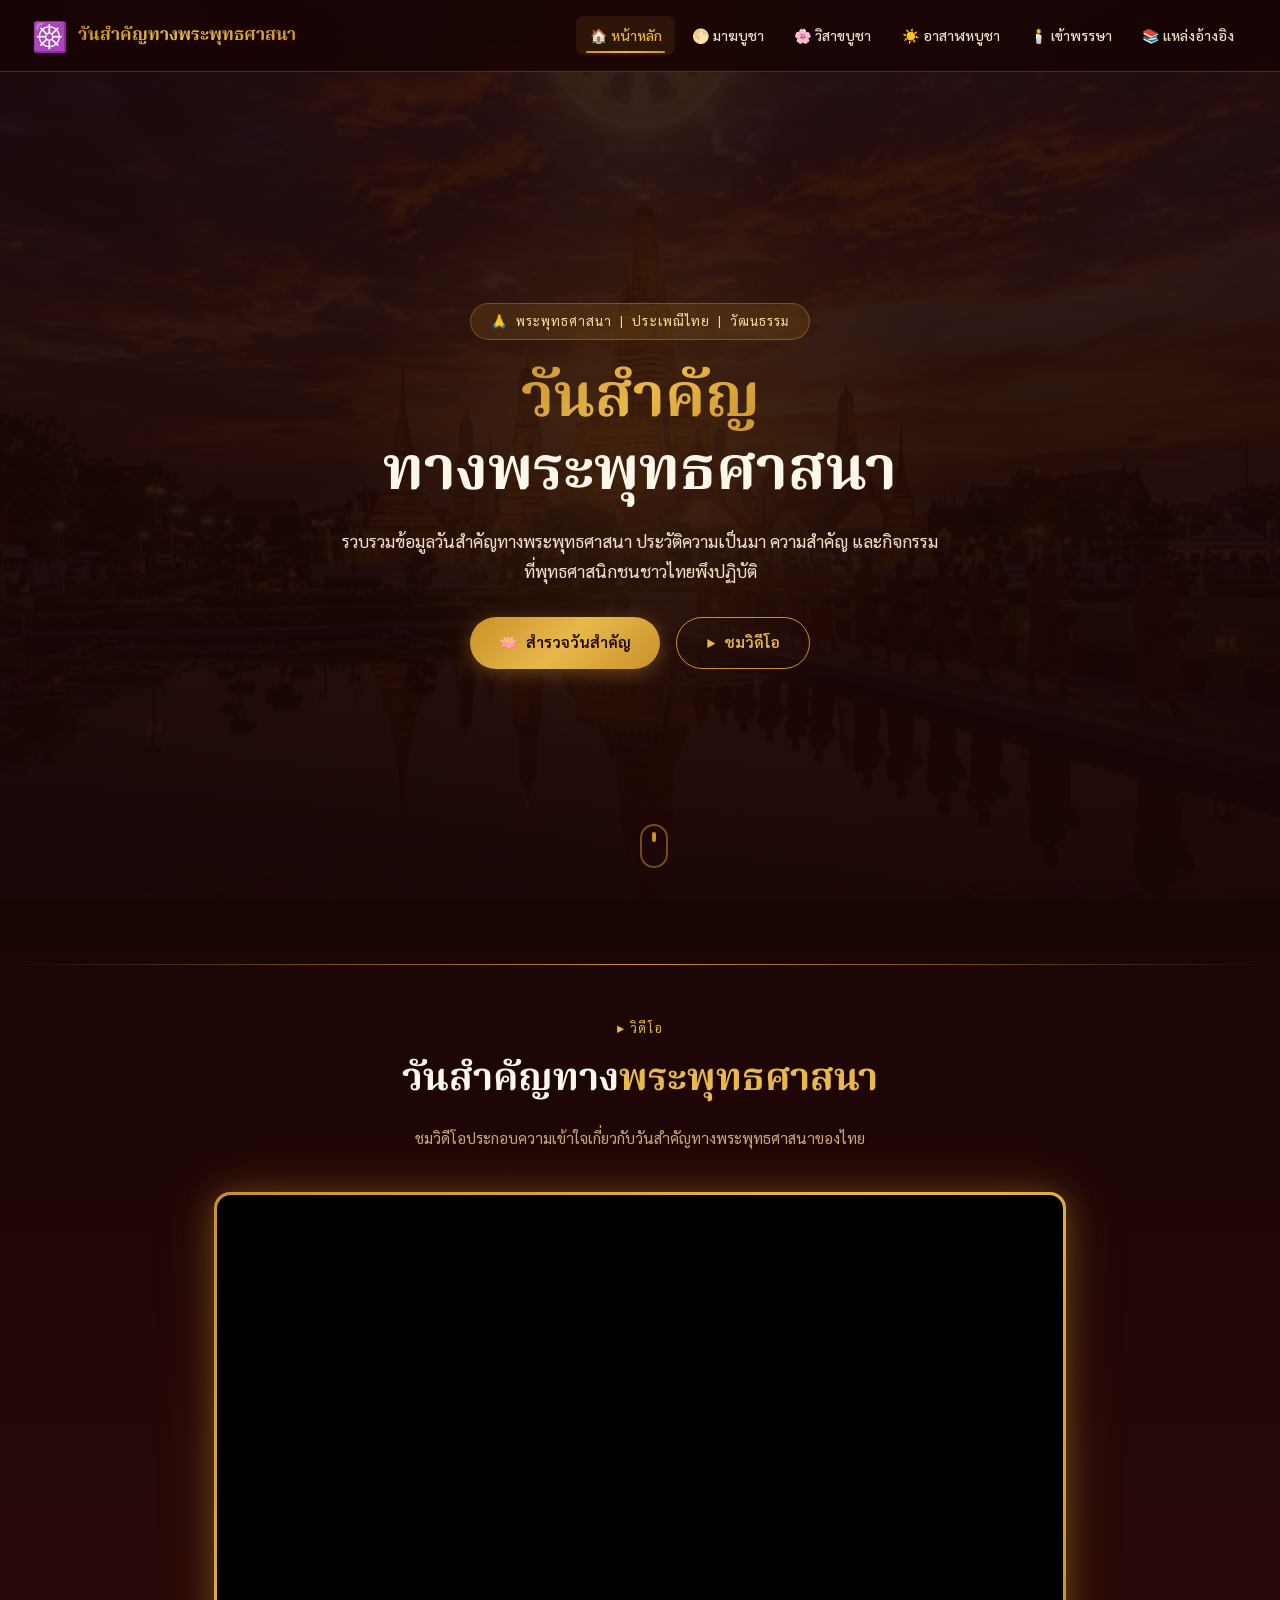
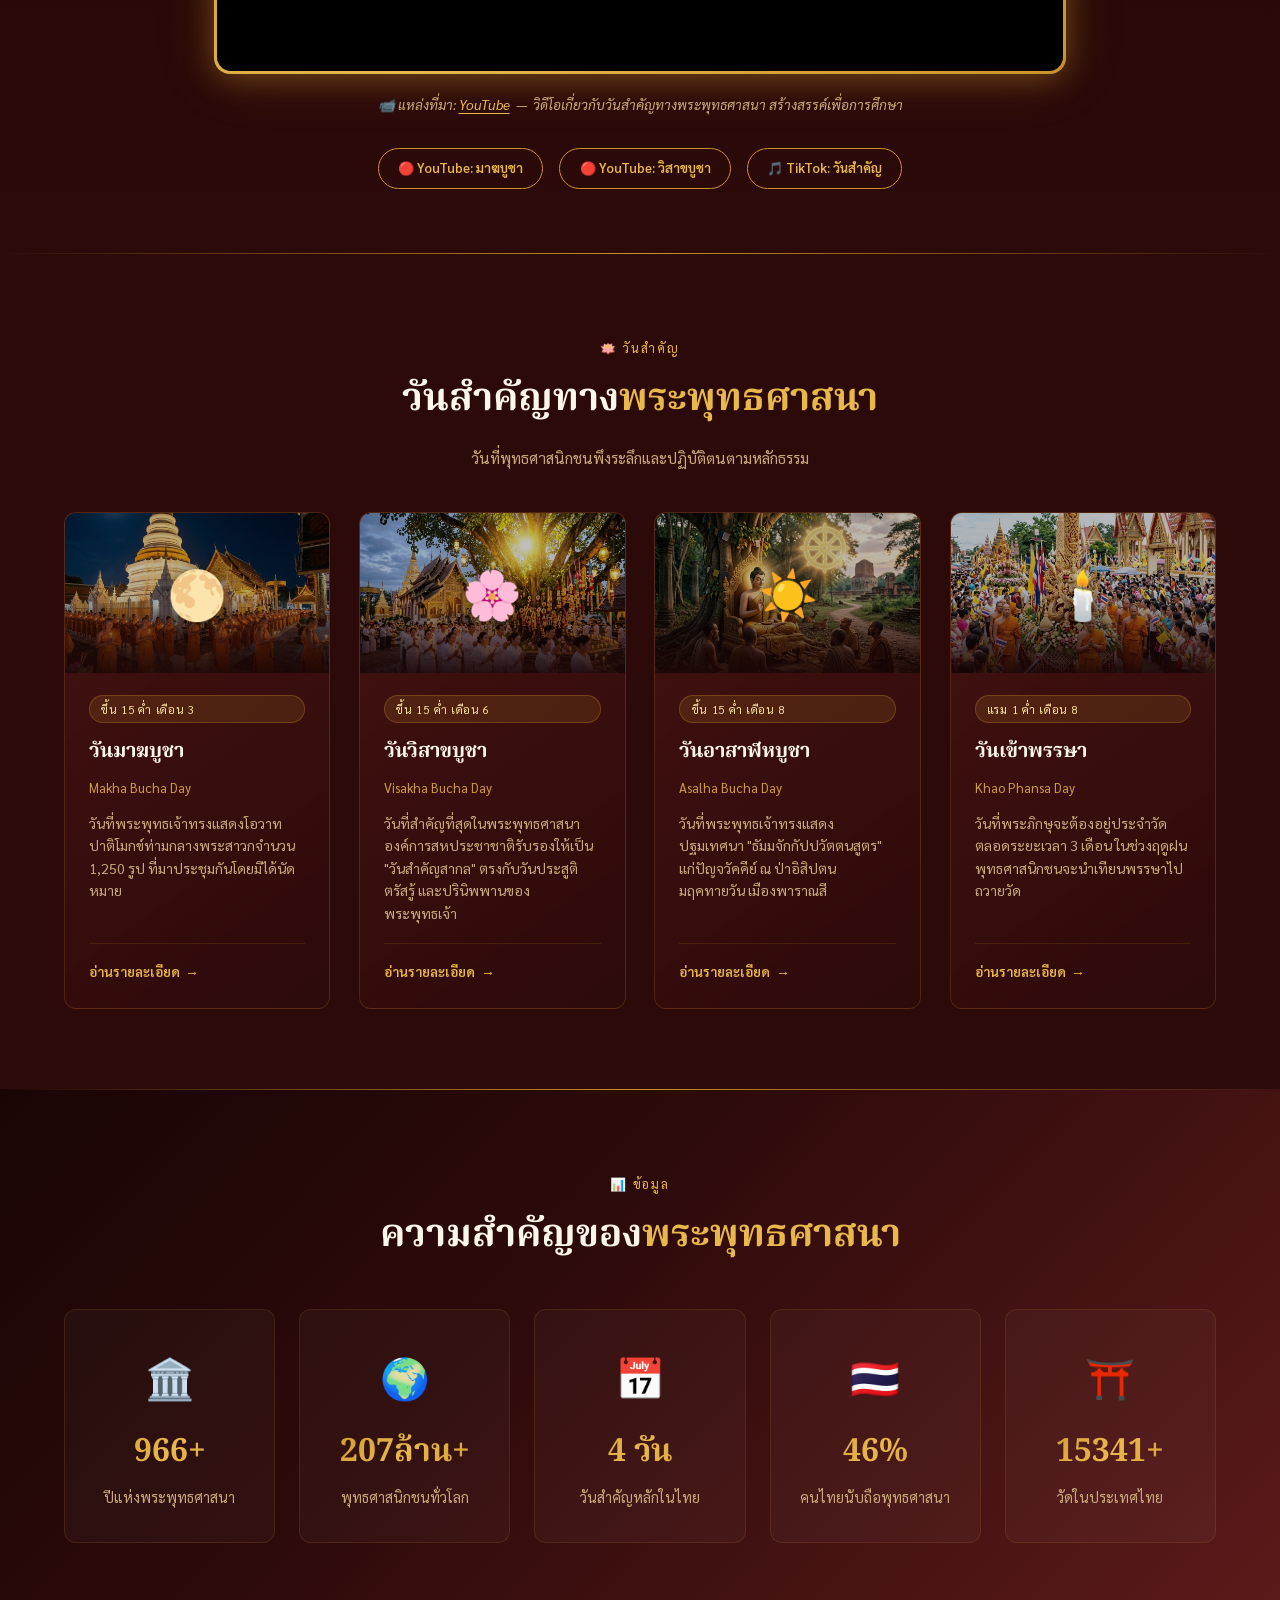
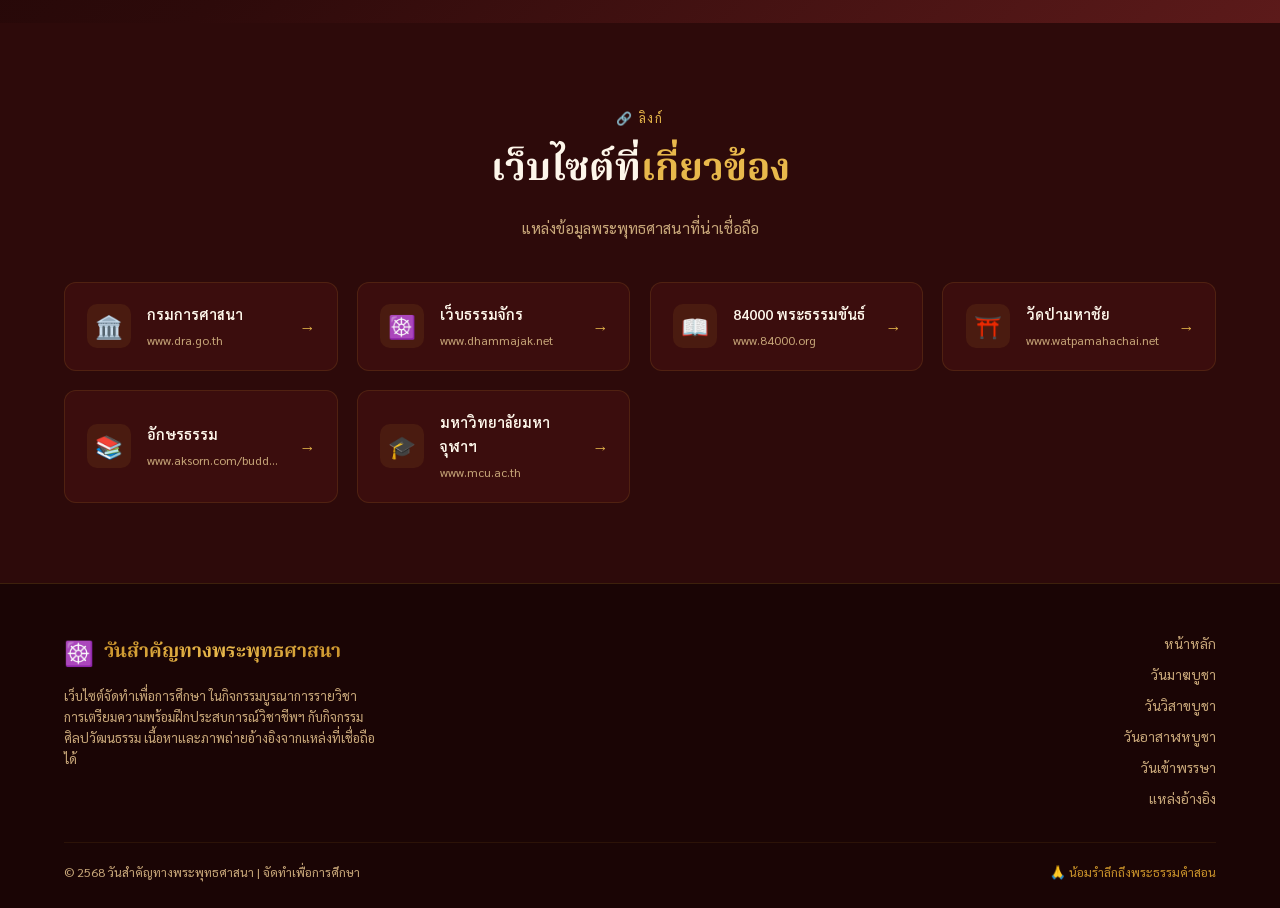
<file: index.html>
<!DOCTYPE html>
<html lang="th">

<head>
  <meta charset="UTF-8" />
  <meta name="viewport" content="width=device-width, initial-scale=1.0" />
  <title>วันสำคัญทางพระพุทธศาสนา | Buddhist Holy Days</title>
  <meta name="description"
    content="เว็บไซต์รวบรวมข้อมูลวันสำคัญทางพระพุทธศาสนา ได้แก่ วันมาฆบูชา วันวิสาขบูชา วันอาสาฬหบูชา และวันเข้าพรรษา พร้อมประวัติและความสำคัญ" />
  <meta name="keywords"
    content="วันสำคัญทางพระพุทธศาสนา, มาฆบูชา, วิสาขบูชา, อาสาฬหบูชา, เข้าพรรษา, Buddhist holiday" />
  <link rel="icon"
    href="data:image/svg+xml,<svg xmlns='http://www.w3.org/2000/svg' viewBox='0 0 100 100'><text y='.9em' font-size='90'>☸️</text></svg>" />
  <link rel="stylesheet" href="css/style.css" />
  <link rel="preconnect" href="https://fonts.googleapis.com" />
  <link rel="preconnect" href="https://fonts.gstatic.com" crossorigin />
</head>

<body>

  <!-- ======================================================
     NAVBAR
====================================================== -->
  <nav class="navbar" role="navigation" aria-label="เมนูหลัก">
    <div class="nav-brand">
      <span class="dharma-wheel" aria-hidden="true">☸️</span>
      <span class="brand-text">วันสำคัญทางพระพุทธศาสนา</span>
    </div>

    <ul class="nav-menu" id="navMenu" role="menubar">
      <li class="nav-item" role="none"><a href="index.html" id="nav-home" role="menuitem">🏠 หน้าหลัก</a></li>
      <li class="nav-item" role="none"><a href="makha.html" id="nav-makha" role="menuitem">🌕 มาฆบูชา</a></li>
      <li class="nav-item" role="none"><a href="visakha.html" id="nav-visakha" role="menuitem">🌸 วิสาขบูชา</a></li>
      <li class="nav-item" role="none"><a href="asalha.html" id="nav-asalha" role="menuitem">☀️ อาสาฬหบูชา</a></li>
      <li class="nav-item" role="none"><a href="khao-phansa.html" id="nav-khao" role="menuitem">🕯️ เข้าพรรษา</a></li>
      <li class="nav-item" role="none"><a href="references.html" id="nav-ref" role="menuitem">📚 แหล่งอ้างอิง</a></li>
    </ul>

    <button class="nav-toggle" id="navToggle" aria-label="เปิด/ปิดเมนู" aria-expanded="false" aria-controls="navMenu">
      <span></span><span></span><span></span>
    </button>
  </nav>

  <!-- ======================================================
     HERO SECTION
====================================================== -->
  <section class="hero" id="hero" aria-label="หน้าแรก" style="position:relative;">
    <div class="hero-bg"
      style="background-image:url('images/hero.png');background-size:cover;background-position:center;opacity:0.45;position:absolute;inset:0;">
    </div>
    <div class="hero-bg" style="background:var(--gradient-hero);position:absolute;inset:0;z-index:1;"></div>
    <div class="hero-particles" aria-hidden="true" style="z-index:2;"></div>
    <div class="hero-glow" aria-hidden="true" style="z-index:2;"></div>

    <div class="hero-content" style="z-index:3;position:relative;">
      <div class="hero-badge" aria-label="หมวดหมู่">
        <span>🙏</span>
        <span>พระพุทธศาสนา &nbsp;|&nbsp; ประเพณีไทย &nbsp;|&nbsp; วัฒนธรรม</span>
      </div>

      <h1 class="hero-title">
        <span class="gold-text">วันสำคัญ</span><br />
        ทางพระพุทธศาสนา
      </h1>

      <p class="hero-subtitle">
        รวบรวมข้อมูลวันสำคัญทางพระพุทธศาสนา ประวัติความเป็นมา ความสำคัญ
        และกิจกรรมที่พุทธศาสนิกชนชาวไทยพึงปฏิบัติ
      </p>

      <div class="hero-cta">
        <a href="#days" class="btn btn-gold" id="btn-explore">
          <span>🪷</span> สำรวจวันสำคัญ
        </a>
        <a href="#video" class="btn btn-outline" id="btn-watch">
          <span>▶️</span> ชมวิดีโอ
        </a>
      </div>
    </div>

    <!-- Scroll indicator -->
    <div
      style="position:absolute;bottom:2rem;left:50%;transform:translateX(-50%);z-index:2;animation:fadeInUp 1s ease 1.2s both;opacity:0;"
      aria-hidden="true">
      <div
        style="width:28px;height:44px;border:2px solid rgba(201,146,42,0.5);border-radius:14px;display:flex;align-items:flex-start;justify-content:center;padding-top:6px;">
        <div
          style="width:4px;height:10px;background:var(--gold-primary);border-radius:2px;animation:scrollDot 1.8s ease-in-out infinite;">
        </div>
      </div>
      <style>
        @keyframes scrollDot {

          0%,
          100% {
            transform: translateY(0);
            opacity: 1
          }

          80% {
            transform: translateY(12px);
            opacity: 0
          }
        }
      </style>
    </div>
  </section>

  <!-- ======================================================
     VIDEO SECTION
====================================================== -->
  <section class="video-section" id="video" aria-label="วิดีโอเกี่ยวกับวันสำคัญทางพระพุทธศาสนา">
    <div class="container">
      <div class="section-header fade-in">
        <span class="section-eyebrow">▶ วิดีโอ</span>
        <h2 class="section-title">วันสำคัญทาง<span class="accent">พระพุทธศาสนา</span></h2>
        <p class="section-desc">ชมวิดีโอประกอบความเข้าใจเกี่ยวกับวันสำคัญทางพระพุทธศาสนาของไทย</p>
      </div>

      <div class="video-frame-wrapper fade-in">
        <div class="video-frame-outer">
          <div class="video-frame-inner">
            <!-- YouTube video: วันสำคัญทางพระพุทธศาสนา 4 วัน -->
            <iframe width="560" height="315" src="https://www.youtube.com/embed/3IsHK9a2K8k?si=KjoYYwdKwvW9BTOH"
              title="YouTube video player" frameborder="0"
              allow="accelerometer; autoplay; clipboard-write; encrypted-media; gyroscope; picture-in-picture; web-share"
              referrerpolicy="strict-origin-when-cross-origin" allowfullscreen></iframe>
          </div>
        </div>
        <p class="video-caption">
          📹 แหล่งที่มา: <a href="https://www.youtube.com/@PointofView" target="_blank"
            rel="noopener noreferrer">YouTube</a>
          &nbsp;—&nbsp; วิดีโอเกี่ยวกับวันสำคัญทางพระพุทธศาสนา สร้างสรรค์เพื่อการศึกษา
        </p>
      </div>

      <!-- Extra video links -->
      <div style="display:flex;flex-wrap:wrap;gap:1rem;justify-content:center;margin-top:2rem;" class="fade-in">
        <a href="https://www.youtube.com/results?search_query=วันมาฆบูชา" target="_blank" rel="noopener noreferrer"
          class="btn btn-outline" id="btn-yt-makha" style="font-size:0.82rem;padding:0.5rem 1.2rem;">
          🔴 YouTube: มาฆบูชา
        </a>
        <a href="https://www.youtube.com/results?search_query=วันวิสาขบูชา" target="_blank" rel="noopener noreferrer"
          class="btn btn-outline" id="btn-yt-visakha" style="font-size:0.82rem;padding:0.5rem 1.2rem;">
          🔴 YouTube: วิสาขบูชา
        </a>
        <a href="https://www.tiktok.com/search?q=วันสำคัญทางพระพุทธศาสนา" target="_blank" rel="noopener noreferrer"
          class="btn btn-outline" id="btn-tiktok" style="font-size:0.82rem;padding:0.5rem 1.2rem;">
          🎵 TikTok: วันสำคัญ
        </a>
      </div>
    </div>
  </section>

  <!-- ======================================================
     DAYS OVERVIEW CARDS
====================================================== -->
  <section class="days-section" id="days" aria-label="วันสำคัญทางพระพุทธศาสนา 4 วัน">
    <div class="container">
      <div class="section-header fade-in">
        <span class="section-eyebrow">🪷 วันสำคัญ</span>
        <h2 class="section-title">วันสำคัญทาง<span class="accent">พระพุทธศาสนา</span></h2>
        <p class="section-desc">วันที่พุทธศาสนิกชนพึงระลึกและปฏิบัติตนตามหลักธรรม</p>
      </div>

      <div class="cards-grid" role="list">

        <!-- มาฆบูชา -->
        <article class="day-card fade-in" role="listitem" aria-label="วันมาฆบูชา">
          <div class="card-icon-area">
            <img src="images/makha.png" alt="พิธีเวียนเทียนวันมาฆบูชา" loading="lazy" />
            <div class="icon-overlay"></div>
            <span class="card-emoji">🌕</span>
          </div>
          <div class="card-body">
            <span class="card-date-badge">ขึ้น 15 ค่ำ เดือน 3</span>
            <h2 class="card-title">วันมาฆบูชา</h2>
            <p class="card-sub">Makha Bucha Day</p>
            <p class="card-desc">
              วันที่พระพุทธเจ้าทรงแสดงโอวาทปาติโมกข์ท่ามกลางพระสาวกจำนวน 1,250 รูป
              ที่มาประชุมกันโดยมิได้นัดหมาย
            </p>
            <a href="makha.html" class="card-link" id="card-link-makha" aria-label="อ่านรายละเอียดวันมาฆบูชา">
              อ่านรายละเอียด <span aria-hidden="true">→</span>
            </a>
          </div>
        </article>

        <!-- วิสาขบูชา -->
        <article class="day-card fade-in" role="listitem" aria-label="วันวิสาขบูชา">
          <div class="card-icon-area">
            <img src="images/visakha.png" alt="การเวียนเทียนวันวิสาขบูชา" loading="lazy" />
            <div class="icon-overlay"></div>
            <span class="card-emoji">🌸</span>
          </div>
          <div class="card-body">
            <span class="card-date-badge">ขึ้น 15 ค่ำ เดือน 6</span>
            <h2 class="card-title">วันวิสาขบูชา</h2>
            <p class="card-sub">Visakha Bucha Day</p>
            <p class="card-desc">
              วันที่สำคัญที่สุดในพระพุทธศาสนา องค์การสหประชาชาติรับรองให้เป็น
              "วันสำคัญสากล" ตรงกับวันประสูติ ตรัสรู้ และปรินิพพานของพระพุทธเจ้า
            </p>
            <a href="visakha.html" class="card-link" id="card-link-visakha" aria-label="อ่านรายละเอียดวันวิสาขบูชา">
              อ่านรายละเอียด <span aria-hidden="true">→</span>
            </a>
          </div>
        </article>

        <!-- อาสาฬหบูชา -->
        <article class="day-card fade-in" role="listitem" aria-label="วันอาสาฬหบูชา">
          <div class="card-icon-area">
            <img src="images/asalha.png" alt="วันอาสาฬหบูชา" loading="lazy" />
            <div class="icon-overlay"></div>
            <span class="card-emoji">☀️</span>
          </div>
          <div class="card-body">
            <span class="card-date-badge">ขึ้น 15 ค่ำ เดือน 8</span>
            <h2 class="card-title">วันอาสาฬหบูชา</h2>
            <p class="card-sub">Asalha Bucha Day</p>
            <p class="card-desc">
              วันที่พระพุทธเจ้าทรงแสดงปฐมเทศนา "ธัมมจักกัปปวัตตนสูตร"
              แก่ปัญจวัคคีย์ ณ ป่าอิสิปตนมฤคทายวัน เมืองพาราณสี
            </p>
            <a href="asalha.html" class="card-link" id="card-link-asalha" aria-label="อ่านรายละเอียดวันอาสาฬหบูชา">
              อ่านรายละเอียด <span aria-hidden="true">→</span>
            </a>
          </div>
        </article>

        <!-- เข้าพรรษา -->
        <article class="day-card fade-in" role="listitem" aria-label="วันเข้าพรรษา">
          <div class="card-icon-area">
            <img src="images/khao-phansa.png" alt="วันเข้าพรรษา" loading="lazy" />
            <div class="icon-overlay"></div>
            <span class="card-emoji">🕯️</span>
          </div>
          <div class="card-body">
            <span class="card-date-badge">แรม 1 ค่ำ เดือน 8</span>
            <h2 class="card-title">วันเข้าพรรษา</h2>
            <p class="card-sub">Khao Phansa Day</p>
            <p class="card-desc">
              วันที่พระภิกษุจะต้องอยู่ประจำวัดตลอดระยะเวลา 3 เดือน
              ในช่วงฤดูฝน พุทธศาสนิกชนจะนำเทียนพรรษาไปถวายวัด
            </p>
            <a href="khao-phansa.html" class="card-link" id="card-link-khao" aria-label="อ่านรายละเอียดวันเข้าพรรษา">
              อ่านรายละเอียด <span aria-hidden="true">→</span>
            </a>
          </div>
        </article>

      </div>
    </div>
  </section>

  <!-- ======================================================
     SIGNIFICANCE STATS
====================================================== -->
  <section class="significance-section" aria-label="ข้อมูลสำคัญ">
    <div class="container">
      <div class="section-header fade-in">
        <span class="section-eyebrow">📊 ข้อมูล</span>
        <h2 class="section-title">ความสำคัญของ<span class="accent">พระพุทธศาสนา</span></h2>
      </div>
      <div class="sig-grid">
        <div class="sig-item fade-in">
          <div class="sig-icon">🏛️</div>
          <div class="sig-number" data-target="2500" data-suffix="+">0</div>
          <div class="sig-label">ปีแห่งพระพุทธศาสนา</div>
        </div>
        <div class="sig-item fade-in">
          <div class="sig-icon">🌍</div>
          <div class="sig-number" data-target="500" data-suffix="ล้าน+">0</div>
          <div class="sig-label">พุทธศาสนิกชนทั่วโลก</div>
        </div>
        <div class="sig-item fade-in">
          <div class="sig-icon">📅</div>
          <div class="sig-number" data-target="4" data-suffix=" วัน">0</div>
          <div class="sig-label">วันสำคัญหลักในไทย</div>
        </div>
        <div class="sig-item fade-in">
          <div class="sig-icon">🇹🇭</div>
          <div class="sig-number" data-target="95" data-suffix="%">0</div>
          <div class="sig-label">คนไทยนับถือพุทธศาสนา</div>
        </div>
        <div class="sig-item fade-in">
          <div class="sig-icon">⛩️</div>
          <div class="sig-number" data-target="40000" data-suffix="+">0</div>
          <div class="sig-label">วัดในประเทศไทย</div>
        </div>
      </div>
    </div>
  </section>

  <!-- ======================================================
     EXTERNAL LINKS
====================================================== -->
  <section class="links-section" aria-label="ลิงก์เว็บไซต์ที่เกี่ยวข้อง">
    <div class="container">
      <div class="section-header fade-in">
        <span class="section-eyebrow">🔗 ลิงก์</span>
        <h2 class="section-title">เว็บไซต์ที่<span class="accent">เกี่ยวข้อง</span></h2>
        <p class="section-desc">แหล่งข้อมูลพระพุทธศาสนาที่น่าเชื่อถือ</p>
      </div>

      <div class="links-grid" role="list">

        <a href="https://www.dra.go.th" target="_blank" rel="noopener noreferrer" class="link-card fade-in" id="ext-dra"
          role="listitem" aria-label="กรมการศาสนา กระทรวงวัฒนธรรม">
          <div class="link-icon">🏛️</div>
          <div class="link-info">
            <div class="link-title">กรมการศาสนา</div>
            <div class="link-url">www.dra.go.th</div>
          </div>
          <span class="link-arrow" aria-hidden="true">→</span>
        </a>

        <a href="https://www.dhammajak.net" target="_blank" rel="noopener noreferrer" class="link-card fade-in"
          id="ext-dhammajak" role="listitem" aria-label="เว็บธรรมจักร">
          <div class="link-icon">☸️</div>
          <div class="link-info">
            <div class="link-title">เว็บธรรมจักร</div>
            <div class="link-url">www.dhammajak.net</div>
          </div>
          <span class="link-arrow" aria-hidden="true">→</span>
        </a>

        <a href="https://www.84000.org" target="_blank" rel="noopener noreferrer" class="link-card fade-in"
          id="ext-84000" role="listitem" aria-label="84000 พระธรรมขันธ์">
          <div class="link-icon">📖</div>
          <div class="link-info">
            <div class="link-title">84000 พระธรรมขันธ์</div>
            <div class="link-url">www.84000.org</div>
          </div>
          <span class="link-arrow" aria-hidden="true">→</span>
        </a>

        <a href="https://www.watpamahachai.net" target="_blank" rel="noopener noreferrer" class="link-card fade-in"
          id="ext-wpm" role="listitem" aria-label="วัดป่ามหาชัย">
          <div class="link-icon">⛩️</div>
          <div class="link-info">
            <div class="link-title">วัดป่ามหาชัย</div>
            <div class="link-url">www.watpamahachai.net</div>
          </div>
          <span class="link-arrow" aria-hidden="true">→</span>
        </a>

        <a href="https://www.aksorn.com/th/buddhism" target="_blank" rel="noopener noreferrer" class="link-card fade-in"
          id="ext-aksorn" role="listitem" aria-label="อักษรธรรม สื่อพระพุทธศาสนา">
          <div class="link-icon">📚</div>
          <div class="link-info">
            <div class="link-title">อักษรธรรม</div>
            <div class="link-url">www.aksorn.com/buddhism</div>
          </div>
          <span class="link-arrow" aria-hidden="true">→</span>
        </a>

        <a href="https://www.mcu.ac.th" target="_blank" rel="noopener noreferrer" class="link-card fade-in" id="ext-mcu"
          role="listitem" aria-label="มหาวิทยาลัยมหาจุฬาลงกรณราชวิทยาลัย">
          <div class="link-icon">🎓</div>
          <div class="link-info">
            <div class="link-title">มหาวิทยาลัยมหาจุฬาฯ</div>
            <div class="link-url">www.mcu.ac.th</div>
          </div>
          <span class="link-arrow" aria-hidden="true">→</span>
        </a>

      </div>
    </div>
  </section>

  <!-- ======================================================
     FOOTER
====================================================== -->
  <footer class="footer" role="contentinfo">
    <div class="container">
      <div class="footer-content">
        <div class="footer-brand">
          <div class="nav-brand" style="margin-bottom:0.8rem;">
            <span style="font-size:1.5rem;">☸️</span>
            <span class="brand-text">วันสำคัญทางพระพุทธศาสนา</span>
          </div>
          <p>เว็บไซต์จัดทำเพื่อการศึกษา ในกิจกรรมบูรณาการรายวิชาการเตรียมความพร้อมฝึกประสบการณ์วิชาชีพฯ
            กับกิจกรรมศิลปวัฒนธรรม เนื้อหาและภาพถ่ายอ้างอิงจากแหล่งที่เชื่อถือได้</p>
        </div>
        <nav class="footer-links" aria-label="ลิงก์ท้ายหน้า">
          <a href="index.html">หน้าหลัก</a>
          <a href="makha.html">วันมาฆบูชา</a>
          <a href="visakha.html">วันวิสาขบูชา</a>
          <a href="asalha.html">วันอาสาฬหบูชา</a>
          <a href="khao-phansa.html">วันเข้าพรรษา</a>
          <a href="references.html">แหล่งอ้างอิง</a>
        </nav>
      </div>
      <div class="footer-bottom">
        <p>© 2568 วันสำคัญทางพระพุทธศาสนา | จัดทำเพื่อการศึกษา</p>
        <p style="color:var(--gold-primary);">🙏 น้อมรำลึกถึงพระธรรมคำสอน</p>
      </div>
    </div>
  </footer>

  <script src="js/main.js"></script>
</body>

</html>
</file>
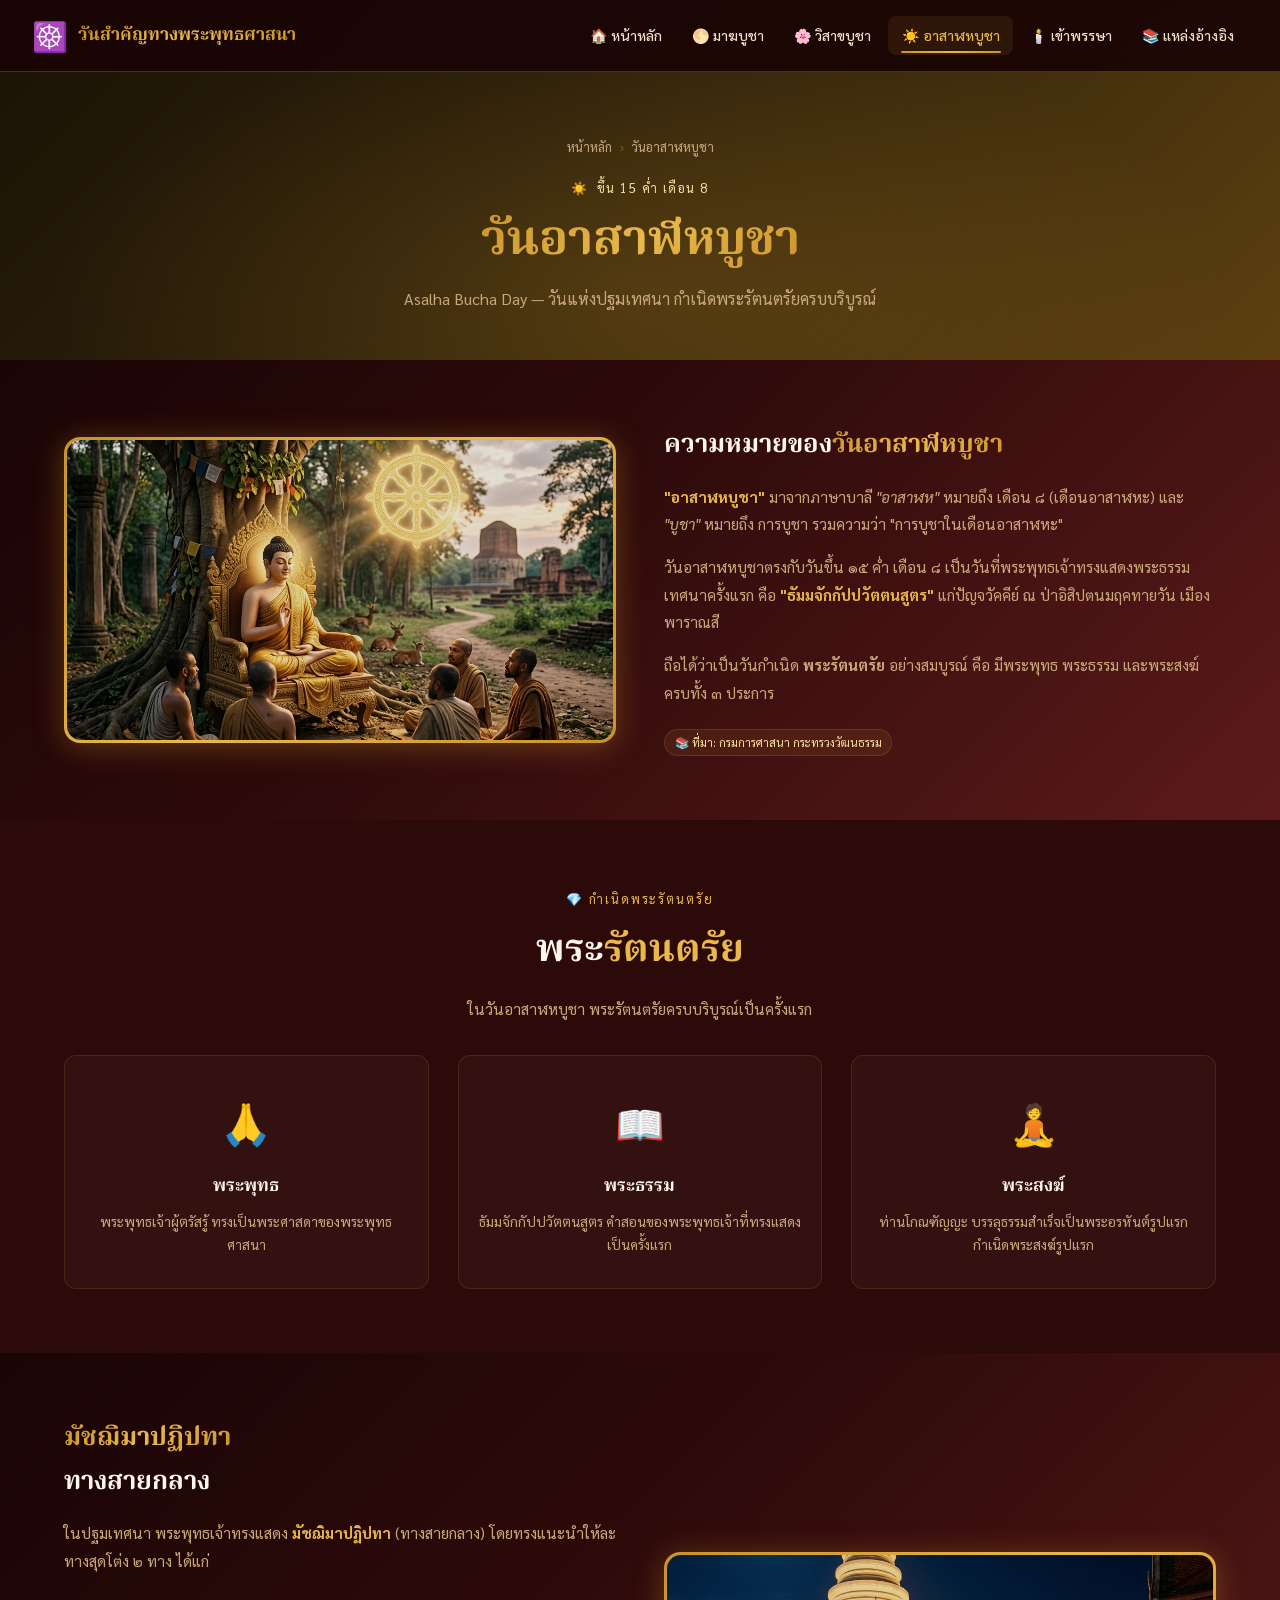
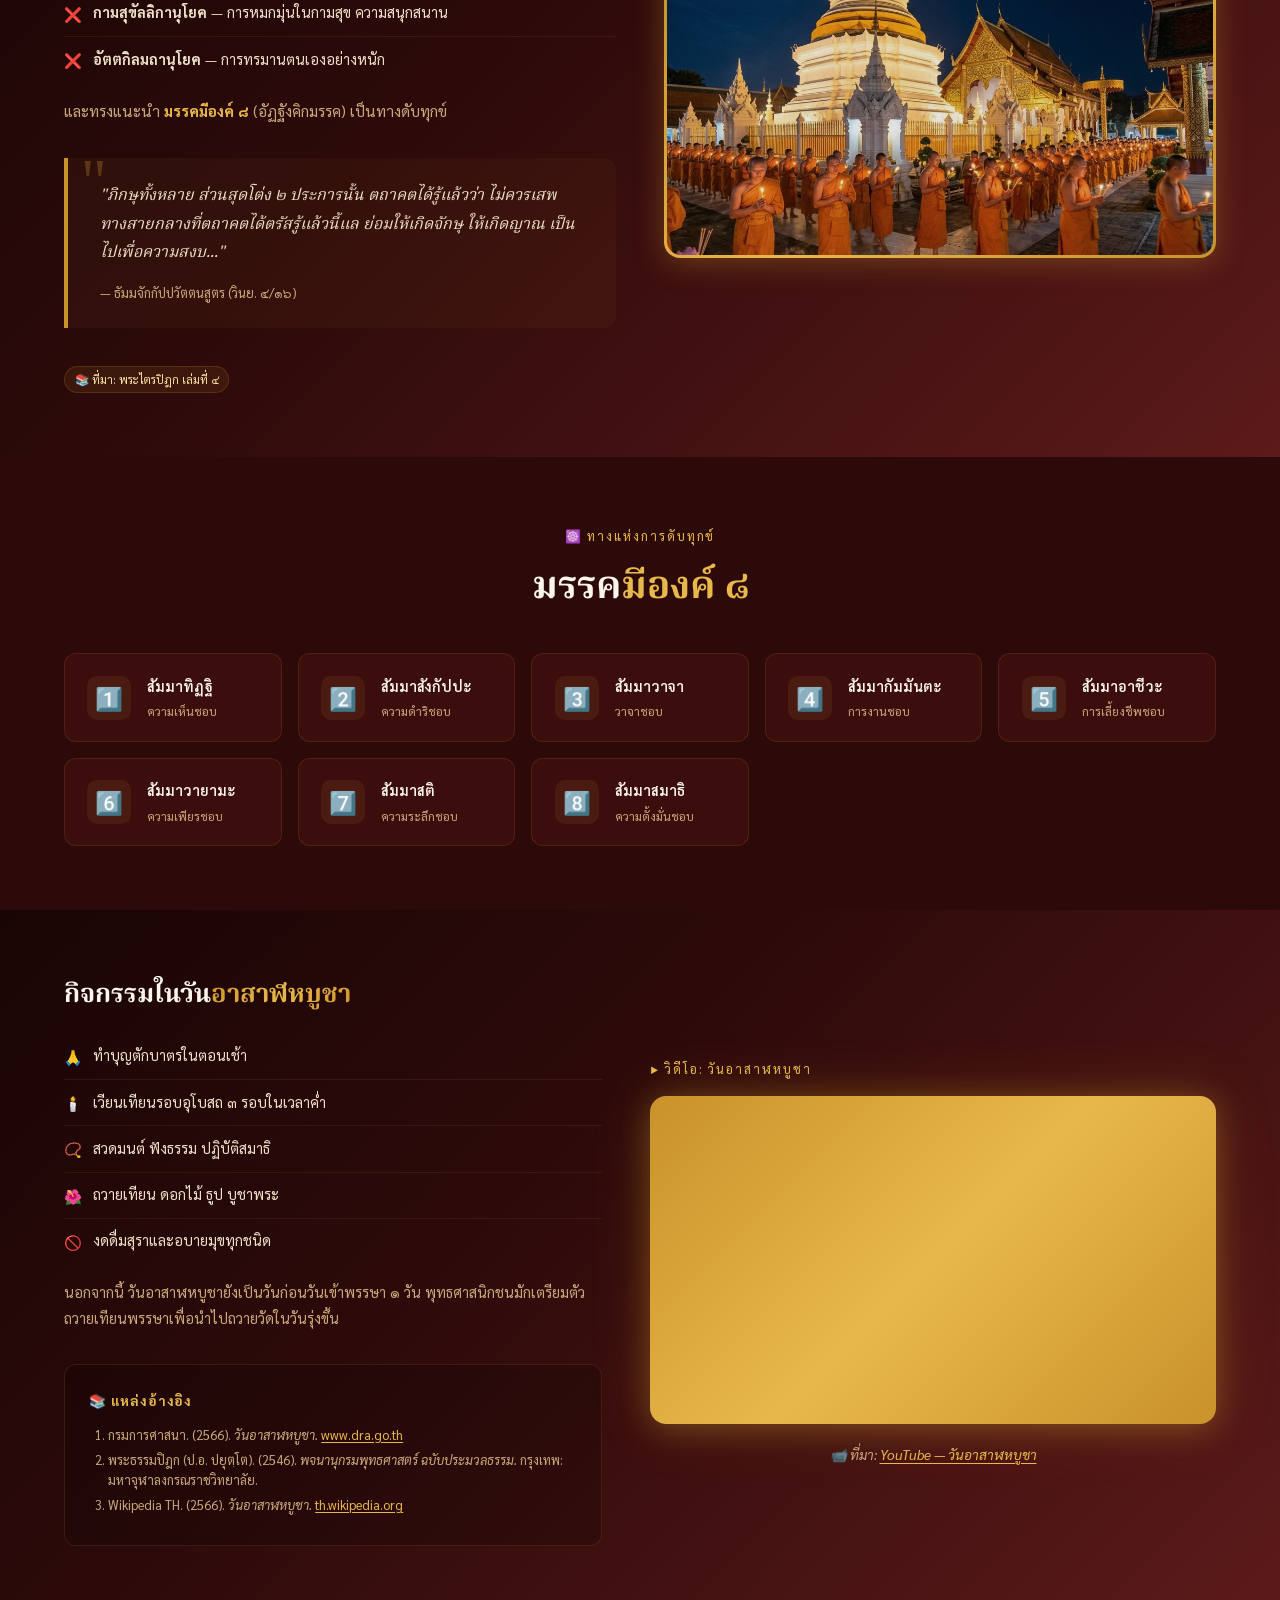
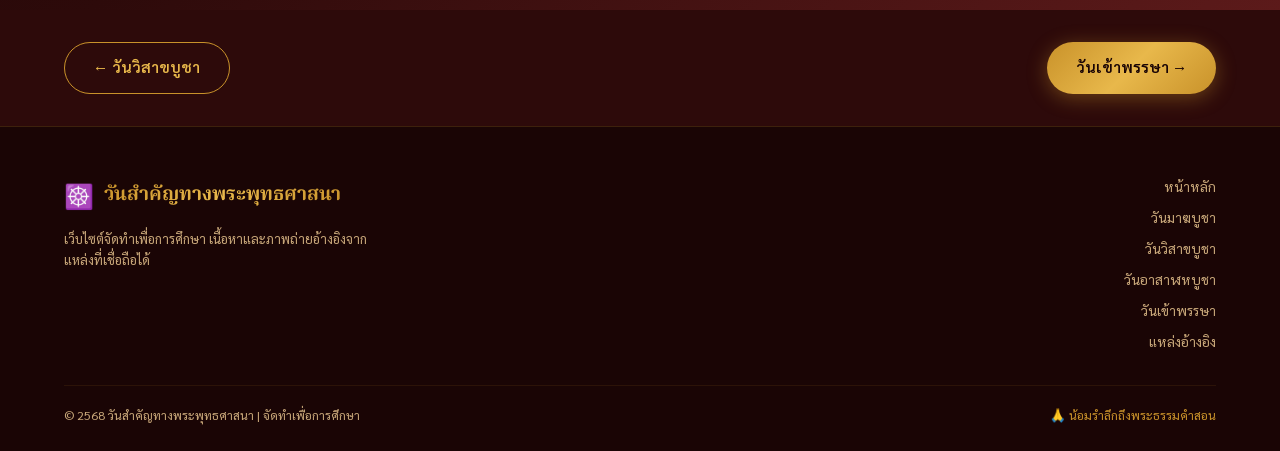
<file: asalha.html>
<!DOCTYPE html>
<html lang="th">

<head>
  <meta charset="UTF-8" />
  <meta name="viewport" content="width=device-width, initial-scale=1.0" />
  <title>วันอาสาฬหบูชา | วันสำคัญทางพระพุทธศาสนา</title>
  <meta name="description"
    content="วันอาสาฬหบูชา ตรงกับวันขึ้น 15 ค่ำ เดือน 8 วันที่พระพุทธเจ้าทรงแสดงปฐมเทศนาธัมมจักกัปปวัตตนสูตร แก่ปัญจวัคคีย์" />
  <link rel="icon"
    href="data:image/svg+xml,<svg xmlns='http://www.w3.org/2000/svg' viewBox='0 0 100 100'><text y='.9em' font-size='90'>☀️</text></svg>" />
  <link rel="stylesheet" href="css/style.css" />
  <link rel="preconnect" href="https://fonts.googleapis.com" />
  <link rel="preconnect" href="https://fonts.gstatic.com" crossorigin />
</head>

<body>

  <!-- NAVBAR -->
  <nav class="navbar" role="navigation" aria-label="เมนูหลัก">
    <div class="nav-brand">
      <span class="dharma-wheel" aria-hidden="true">☸️</span>
      <span class="brand-text">วันสำคัญทางพระพุทธศาสนา</span>
    </div>
    <ul class="nav-menu" id="navMenu" role="menubar">
      <li class="nav-item" role="none"><a href="index.html" role="menuitem">🏠 หน้าหลัก</a></li>
      <li class="nav-item" role="none"><a href="makha.html" role="menuitem">🌕 มาฆบูชา</a></li>
      <li class="nav-item" role="none"><a href="visakha.html" role="menuitem">🌸 วิสาขบูชา</a></li>
      <li class="nav-item" role="none"><a href="asalha.html" role="menuitem">☀️ อาสาฬหบูชา</a></li>
      <li class="nav-item" role="none"><a href="khao-phansa.html" role="menuitem">🕯️ เข้าพรรษา</a></li>
      <li class="nav-item" role="none"><a href="references.html" role="menuitem">📚 แหล่งอ้างอิง</a></li>
    </ul>
    <button class="nav-toggle" id="navToggle" aria-label="เปิด/ปิดเมนู" aria-expanded="false" aria-controls="navMenu">
      <span></span><span></span><span></span>
    </button>
  </nav>

  <!-- PAGE HERO -->
  <header class="page-hero" aria-label="วันอาสาฬหบูชา">
    <div class="page-hero-bg" style="background:linear-gradient(135deg,#1a1205 0%,#2d200a 40%,#5c4010 100%);"></div>
    <div class="hero-particles" aria-hidden="true"></div>
    <div class="page-hero-content">
      <nav class="breadcrumb" aria-label="เส้นทางนำทาง">
        <a href="index.html">หน้าหลัก</a>
        <span class="sep" aria-hidden="true">›</span>
        <span>วันอาสาฬหบูชา</span>
      </nav>
      <div class="page-hero-eyebrow">
        <span>☀️</span> ขึ้น 15 ค่ำ เดือน 8
      </div>
      <h1 class="page-hero-title">
        <span class="gold-text">วันอาสาฬหบูชา</span>
      </h1>
      <p class="page-hero-desc">
        Asalha Bucha Day — วันแห่งปฐมเทศนา กำเนิดพระรัตนตรัยครบบริบูรณ์
      </p>
    </div>
  </header>

  <main>
    <!-- SECTION 1: ความหมาย -->
    <section class="content-section" id="meaning" aria-labelledby="h2-meaning">
      <div class="container">
        <div class="two-col">
          <div class="content-image-frame fade-in">
            <img src="images/asalha.png" alt="พระสงฆ์วันอาสาฬหบูชา" loading="lazy" />
          </div>
          <div class="content-text fade-in">
            <h2 id="h2-meaning">ความหมายของ<span class="gold-text">วันอาสาฬหบูชา</span></h2>
            <p>
              <strong style="color:var(--gold-light);">"อาสาฬหบูชา"</strong> มาจากภาษาบาลี
              <em>"อาสาฬห"</em> หมายถึง เดือน ๘ (เดือนอาสาฬหะ) และ <em>"บูชา"</em> หมายถึง การบูชา
              รวมความว่า "การบูชาในเดือนอาสาฬหะ"
            </p>
            <p>
              วันอาสาฬหบูชาตรงกับวันขึ้น ๑๕ ค่ำ เดือน ๘ เป็นวันที่พระพุทธเจ้าทรงแสดงพระธรรมเทศนาครั้งแรก
              คือ <strong style="color:var(--gold-light);">"ธัมมจักกัปปวัตตนสูตร"</strong>
              แก่ปัญจวัคคีย์ ณ ป่าอิสิปตนมฤคทายวัน เมืองพาราณสี
            </p>
            <p>
              ถือได้ว่าเป็นวันกำเนิด <strong>พระรัตนตรัย</strong> อย่างสมบูรณ์ คือ
              มีพระพุทธ พระธรรม และพระสงฆ์ ครบทั้ง ๓ ประการ
            </p>
            <span class="source-tag">📚 ที่มา: กรมการศาสนา กระทรวงวัฒนธรรม</span>
          </div>
        </div>
      </div>
    </section>

    <!-- SECTION 2: รัตนตรัย -->
    <section class="content-section" id="ratana" aria-labelledby="h2-ratana">
      <div class="container">
        <div class="section-header fade-in" style="margin-bottom:2rem;">
          <span class="section-eyebrow">💎 กำเนิดพระรัตนตรัย</span>
          <h2 id="h2-ratana" class="section-title">พระ<span class="accent">รัตนตรัย</span></h2>
          <p class="section-desc">ในวันอาสาฬหบูชา พระรัตนตรัยครบบริบูรณ์เป็นครั้งแรก</p>
        </div>
        <div style="display:grid;grid-template-columns:repeat(auto-fit,minmax(220px,1fr));gap:1.8rem;">
          <div class="sig-item fade-in">
            <div class="sig-icon">🙏</div>
            <h3 style="font-family:'Noto Serif Thai',serif;color:var(--cream);font-size:1.1rem;margin:0.5rem 0;">พระพุทธ
            </h3>
            <p style="font-size:0.85rem;color:var(--text-muted);">พระพุทธเจ้าผู้ตรัสรู้ ทรงเป็นพระศาสดาของพระพุทธศาสนา
            </p>
          </div>
          <div class="sig-item fade-in">
            <div class="sig-icon">📖</div>
            <h3 style="font-family:'Noto Serif Thai',serif;color:var(--cream);font-size:1.1rem;margin:0.5rem 0;">พระธรรม
            </h3>
            <p style="font-size:0.85rem;color:var(--text-muted);">ธัมมจักกัปปวัตตนสูตร
              คำสอนของพระพุทธเจ้าที่ทรงแสดงเป็นครั้งแรก</p>
          </div>
          <div class="sig-item fade-in">
            <div class="sig-icon">🧘</div>
            <h3 style="font-family:'Noto Serif Thai',serif;color:var(--cream);font-size:1.1rem;margin:0.5rem 0;">พระสงฆ์
            </h3>
            <p style="font-size:0.85rem;color:var(--text-muted);">ท่านโกณฑัญญะ บรรลุธรรมสำเร็จเป็นพระอรหันต์รูปแรก
              กำเนิดพระสงฆ์รูปแรก</p>
          </div>
        </div>
      </div>
    </section>

    <!-- SECTION 3: มัชฌิมาปฏิปทา -->
    <section class="content-section" id="middle-path" aria-labelledby="h2-middle">
      <div class="container">
        <div class="two-col reverse">
          <div class="content-image-frame fade-in">
            <img src="images/makha.png" alt="ธัมมจักกัปปวัตตนสูตร" loading="lazy" />
          </div>
          <div class="content-text fade-in">
            <h2 id="h2-middle"><span class="gold-text">มัชฌิมาปฏิปทา</span><br />ทางสายกลาง</h2>
            <p>
              ในปฐมเทศนา พระพุทธเจ้าทรงแสดง <strong style="color:var(--gold-light);">มัชฌิมาปฏิปทา</strong>
              (ทางสายกลาง) โดยทรงแนะนำให้ละทางสุดโต่ง ๒ ทาง ได้แก่
            </p>
            <ul class="info-list">
              <li>
                <span class="bullet">❌</span>
                <span><strong>กามสุขัลลิกานุโยค</strong> — การหมกมุ่นในกามสุข ความสนุกสนาน</span>
              </li>
              <li>
                <span class="bullet">❌</span>
                <span><strong>อัตตกิลมถานุโยค</strong> — การทรมานตนเองอย่างหนัก</span>
              </li>
            </ul>
            <p>และทรงแนะนำ <strong style="color:var(--gold-light);">มรรคมีองค์ ๘</strong> (อัฏฐังคิกมรรค)
              เป็นทางดับทุกข์</p>
            <div class="quote-block">
              <em>"ภิกษุทั้งหลาย ส่วนสุดโต่ง ๒ ประการนั้น ตถาคตได้รู้แล้วว่า ไม่ควรเสพ
                ทางสายกลางที่ตถาคตได้ตรัสรู้แล้วนี้แล ย่อมให้เกิดจักษุ ให้เกิดญาณ เป็นไปเพื่อความสงบ..."</em>
              <span class="quote-source">— ธัมมจักกัปปวัตตนสูตร (วินย. ๔/๑๖)</span>
            </div>
            <span class="source-tag">📚 ที่มา: พระไตรปิฎก เล่มที่ ๔</span>
          </div>
        </div>
      </div>
    </section>

    <!-- SECTION 4: มรรค 8 -->
    <section class="content-section" id="eightfold" aria-labelledby="h2-eightfold">
      <div class="container">
        <div class="section-header fade-in" style="margin-bottom:2rem;">
          <span class="section-eyebrow">☸️ ทางแห่งการดับทุกข์</span>
          <h2 id="h2-eightfold" class="section-title">มรรค<span class="accent">มีองค์ ๘</span></h2>
        </div>
        <div style="display:grid;grid-template-columns:repeat(auto-fit,minmax(200px,1fr));gap:1rem;">
          <div class="link-card fade-in">
            <div class="link-icon">1️⃣</div>
            <div class="link-info">
              <div class="link-title">สัมมาทิฏฐิ</div>
              <div class="link-url">ความเห็นชอบ</div>
            </div>
          </div>
          <div class="link-card fade-in">
            <div class="link-icon">2️⃣</div>
            <div class="link-info">
              <div class="link-title">สัมมาสังกัปปะ</div>
              <div class="link-url">ความดำริชอบ</div>
            </div>
          </div>
          <div class="link-card fade-in">
            <div class="link-icon">3️⃣</div>
            <div class="link-info">
              <div class="link-title">สัมมาวาจา</div>
              <div class="link-url">วาจาชอบ</div>
            </div>
          </div>
          <div class="link-card fade-in">
            <div class="link-icon">4️⃣</div>
            <div class="link-info">
              <div class="link-title">สัมมากัมมันตะ</div>
              <div class="link-url">การงานชอบ</div>
            </div>
          </div>
          <div class="link-card fade-in">
            <div class="link-icon">5️⃣</div>
            <div class="link-info">
              <div class="link-title">สัมมาอาชีวะ</div>
              <div class="link-url">การเลี้ยงชีพชอบ</div>
            </div>
          </div>
          <div class="link-card fade-in">
            <div class="link-icon">6️⃣</div>
            <div class="link-info">
              <div class="link-title">สัมมาวายามะ</div>
              <div class="link-url">ความเพียรชอบ</div>
            </div>
          </div>
          <div class="link-card fade-in">
            <div class="link-icon">7️⃣</div>
            <div class="link-info">
              <div class="link-title">สัมมาสติ</div>
              <div class="link-url">ความระลึกชอบ</div>
            </div>
          </div>
          <div class="link-card fade-in">
            <div class="link-icon">8️⃣</div>
            <div class="link-info">
              <div class="link-title">สัมมาสมาธิ</div>
              <div class="link-url">ความตั้งมั่นชอบ</div>
            </div>
          </div>
        </div>
      </div>
    </section>

    <!-- SECTION 5: กิจกรรม + วิดีโอ -->
    <section class="content-section" id="activities" aria-labelledby="h2-activities">
      <div class="container">
        <div class="two-col">
          <div class="content-text fade-in">
            <h2 id="h2-activities">กิจกรรมในวัน<span class="gold-text">อาสาฬหบูชา</span></h2>
            <ul class="info-list">
              <li><span class="bullet">🙏</span><span>ทำบุญตักบาตรในตอนเช้า</span></li>
              <li><span class="bullet">🕯️</span><span>เวียนเทียนรอบอุโบสถ ๓ รอบในเวลาค่ำ</span></li>
              <li><span class="bullet">📿</span><span>สวดมนต์ ฟังธรรม ปฏิบัติสมาธิ</span></li>
              <li><span class="bullet">🌺</span><span>ถวายเทียน ดอกไม้ ธูป บูชาพระ</span></li>
              <li><span class="bullet">🚫</span><span>งดดื่มสุราและอบายมุขทุกชนิด</span></li>
            </ul>
            <p style="color:var(--text-muted);font-size:0.9rem;margin-top:1rem;">
              นอกจากนี้ วันอาสาฬหบูชายังเป็นวันก่อนวันเข้าพรรษา ๑ วัน
              พุทธศาสนิกชนมักเตรียมตัวถวายเทียนพรรษาเพื่อนำไปถวายวัดในวันรุ่งขึ้น
            </p>
            <div class="references-box">
              <h4>📚 แหล่งอ้างอิง</h4>
              <ol>
                <li>กรมการศาสนา. (2566). <em>วันอาสาฬหบูชา.</em> <a href="https://www.dra.go.th"
                    target="_blank">www.dra.go.th</a></li>
                <li>พระธรรมปิฎก (ป.อ. ปยุตฺโต). (2546). <em>พจนานุกรมพุทธศาสตร์ ฉบับประมวลธรรม.</em> กรุงเทพ:
                  มหาจุฬาลงกรณราชวิทยาลัย.</li>
                <li>Wikipedia TH. (2566). <em>วันอาสาฬหบูชา.</em> <a href="https://th.wikipedia.org/wiki/วันอาสาฬหบูชา"
                    target="_blank">th.wikipedia.org</a></li>
              </ol>
            </div>
          </div>
          <div class="fade-in">
            <div class="section-eyebrow" style="text-align:center;margin-bottom:1rem;">▶ วิดีโอ: วันอาสาฬหบูชา</div>
            <div class="video-frame-outer">
              <iframe width="560" height="315" src="https://www.youtube.com/embed/GMLLkM2YDbI?si=XbhpHKyNUgzaq3sA"
                title="YouTube video player" frameborder="0"
                allow="accelerometer; autoplay; clipboard-write; encrypted-media; gyroscope; picture-in-picture; web-share"
                referrerpolicy="strict-origin-when-cross-origin" allowfullscreen></iframe>
            </div>
            <p class="video-caption">📹 ที่มา: <a
                href="https://www.youtube.com/@%E0%B8%AA%E0%B9%8D%E0%B8%B2%E0%B8%99%E0%B8%B1%E0%B8%81%E0%B8%87%E0%B8%B2%E0%B8%99%E0%B8%A7%E0%B8%B1%E0%B8%92%E0%B8%99%E0%B8%98%E0%B8%A3%E0%B8%A3%E0%B8%A1%E0%B8%88%E0%B8%B1%E0%B8%87%E0%B8%AB%E0%B8%A7%E0%B8%B1%E0%B8%94%E0%B8%99%E0%B8%84%E0%B8%A3%E0%B8%9B%E0%B8%90%E0%B8%A1"
                target="_blank">YouTube — วันอาสาฬหบูชา</a></p>
          </div>
        </div>
      </div>
    </section>
  </main>

  <!-- NAV BUTTONS -->
  <div style="padding:2rem 0;background:var(--maroon-dark);">
    <div class="container" style="display:flex;justify-content:space-between;flex-wrap:wrap;gap:1rem;">
      <a href="visakha.html" class="btn btn-outline" id="btn-prev-visakha">← วันวิสาขบูชา</a>
      <a href="khao-phansa.html" class="btn btn-gold" id="btn-next-khao">วันเข้าพรรษา →</a>
    </div>
  </div>

  <!-- FOOTER -->
  <footer class="footer" role="contentinfo">
    <div class="container">
      <div class="footer-content">
        <div class="footer-brand">
          <div class="nav-brand" style="margin-bottom:0.8rem;">
            <span style="font-size:1.5rem;">☸️</span>
            <span class="brand-text">วันสำคัญทางพระพุทธศาสนา</span>
          </div>
          <p>เว็บไซต์จัดทำเพื่อการศึกษา เนื้อหาและภาพถ่ายอ้างอิงจากแหล่งที่เชื่อถือได้</p>
        </div>
        <nav class="footer-links" aria-label="ลิงก์ท้ายหน้า">
          <a href="index.html">หน้าหลัก</a>
          <a href="makha.html">วันมาฆบูชา</a>
          <a href="visakha.html">วันวิสาขบูชา</a>
          <a href="asalha.html">วันอาสาฬหบูชา</a>
          <a href="khao-phansa.html">วันเข้าพรรษา</a>
          <a href="references.html">แหล่งอ้างอิง</a>
        </nav>
      </div>
      <div class="footer-bottom">
        <p>© 2568 วันสำคัญทางพระพุทธศาสนา | จัดทำเพื่อการศึกษา</p>
        <p style="color:var(--gold-primary);">🙏 น้อมรำลึกถึงพระธรรมคำสอน</p>
      </div>
    </div>
  </footer>

  <script src="js/main.js"></script>
</body>

</html>
</file>
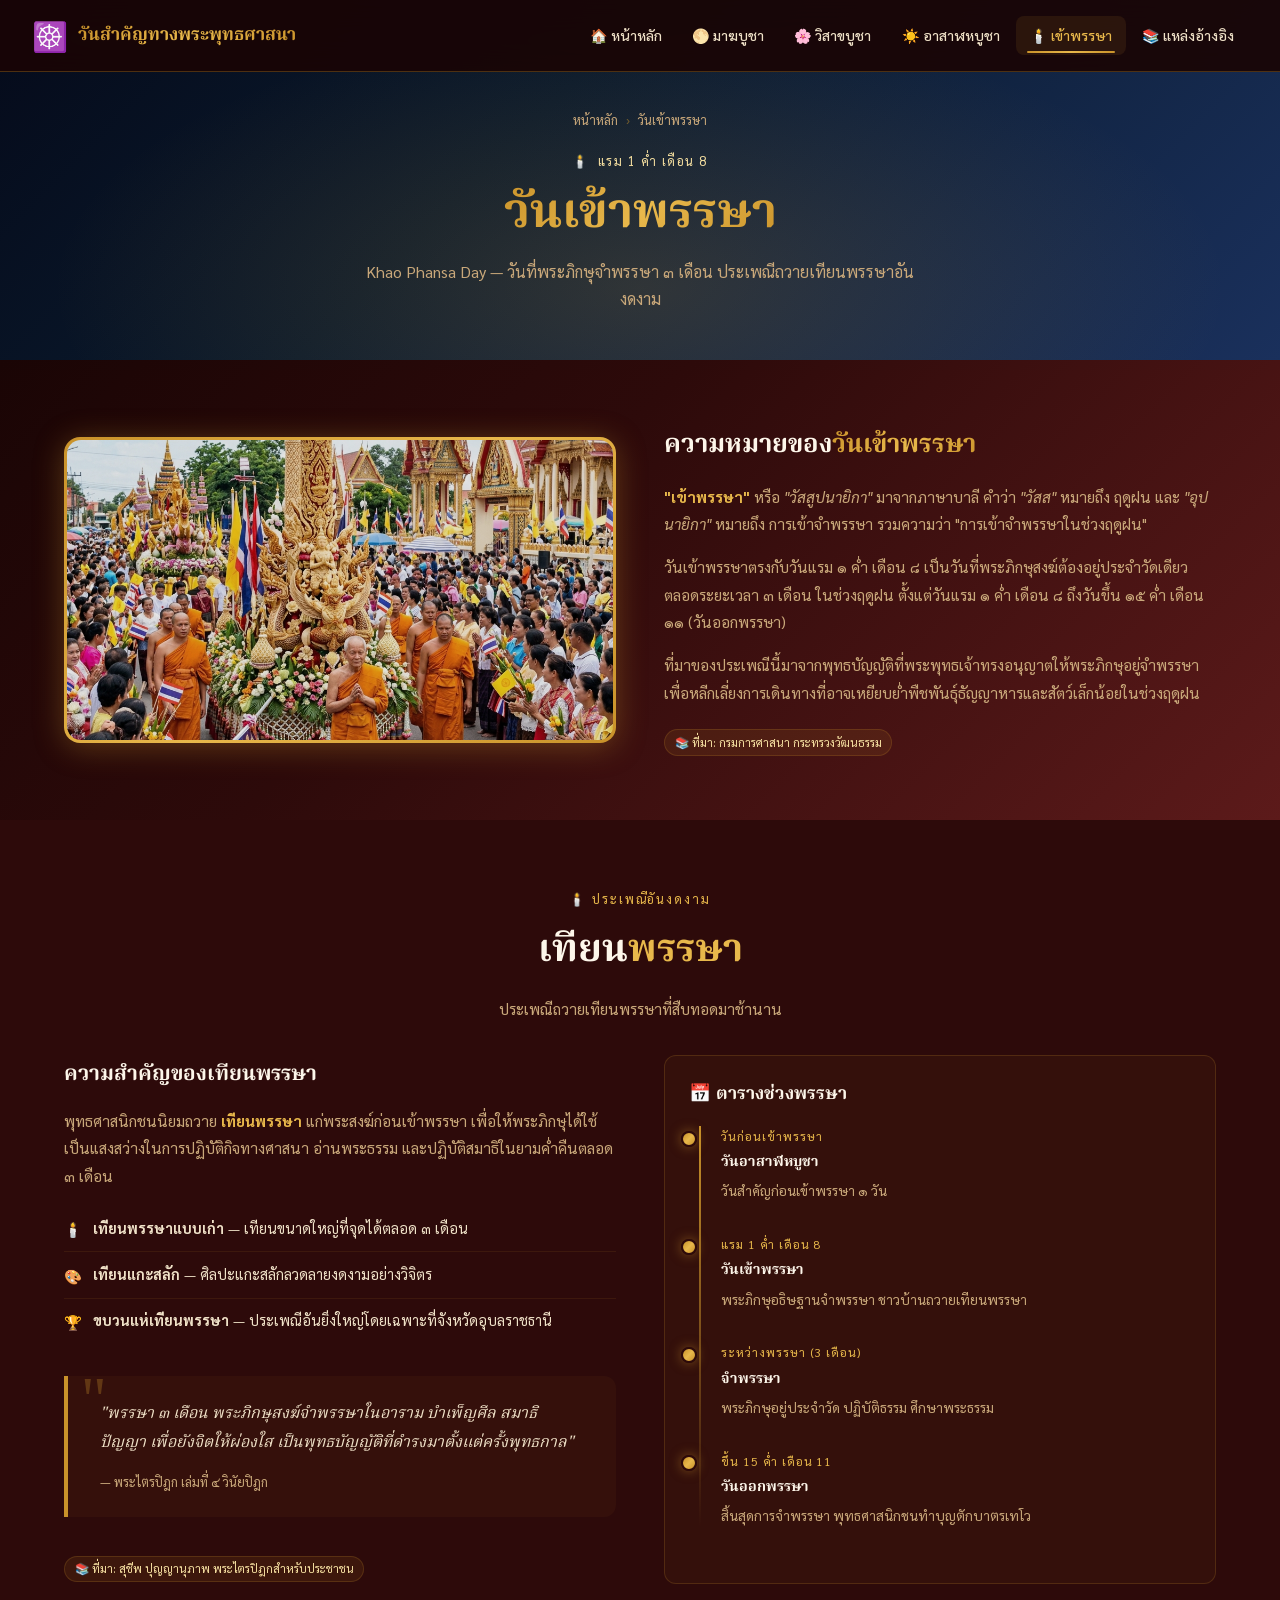
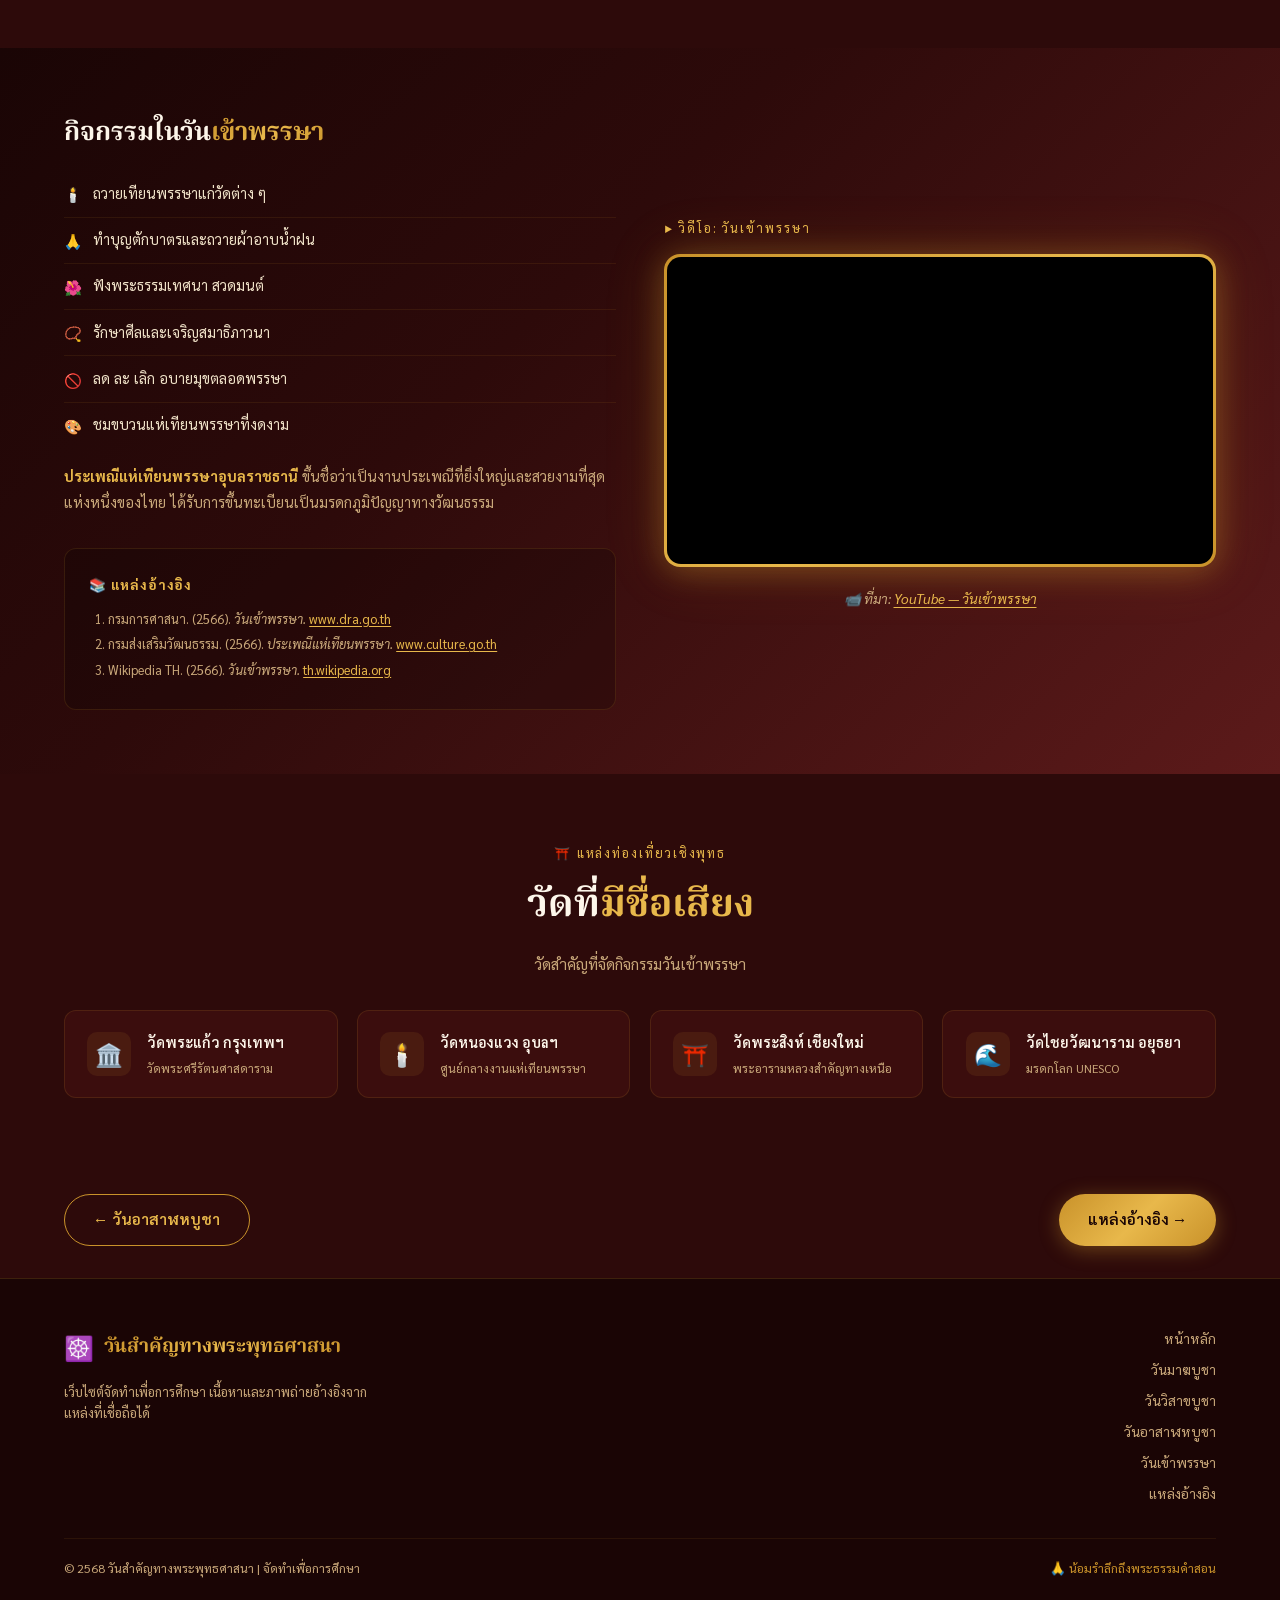
<file: khao-phansa.html>
<!DOCTYPE html>
<html lang="th">

<head>
  <meta charset="UTF-8" />
  <meta name="viewport" content="width=device-width, initial-scale=1.0" />
  <title>วันเข้าพรรษา | วันสำคัญทางพระพุทธศาสนา</title>
  <meta name="description"
    content="วันเข้าพรรษา วันที่พระภิกษุอยู่ประจำวัดตลอด 3 เดือน ตรงกับวันแรม 1 ค่ำ เดือน 8 พุทธศาสนิกชนถวายเทียนพรรษา" />
  <link rel="icon"
    href="data:image/svg+xml,<svg xmlns='http://www.w3.org/2000/svg' viewBox='0 0 100 100'><text y='.9em' font-size='90'>🕯️</text></svg>" />
  <link rel="stylesheet" href="css/style.css" />
  <link rel="preconnect" href="https://fonts.googleapis.com" />
  <link rel="preconnect" href="https://fonts.gstatic.com" crossorigin />
</head>

<body>

  <!-- NAVBAR -->
  <nav class="navbar" role="navigation" aria-label="เมนูหลัก">
    <div class="nav-brand">
      <span class="dharma-wheel" aria-hidden="true">☸️</span>
      <span class="brand-text">วันสำคัญทางพระพุทธศาสนา</span>
    </div>
    <ul class="nav-menu" id="navMenu" role="menubar">
      <li class="nav-item" role="none"><a href="index.html" role="menuitem">🏠 หน้าหลัก</a></li>
      <li class="nav-item" role="none"><a href="makha.html" role="menuitem">🌕 มาฆบูชา</a></li>
      <li class="nav-item" role="none"><a href="visakha.html" role="menuitem">🌸 วิสาขบูชา</a></li>
      <li class="nav-item" role="none"><a href="asalha.html" role="menuitem">☀️ อาสาฬหบูชา</a></li>
      <li class="nav-item" role="none"><a href="khao-phansa.html" role="menuitem">🕯️ เข้าพรรษา</a></li>
      <li class="nav-item" role="none"><a href="references.html" role="menuitem">📚 แหล่งอ้างอิง</a></li>
    </ul>
    <button class="nav-toggle" id="navToggle" aria-label="เปิด/ปิดเมนู" aria-expanded="false" aria-controls="navMenu">
      <span></span><span></span><span></span>
    </button>
  </nav>

  <!-- PAGE HERO -->
  <header class="page-hero" aria-label="วันเข้าพรรษา">
    <div class="page-hero-bg" style="background:linear-gradient(135deg,#050a1a 0%,#0a1a2d 40%,#1a305c 100%);"></div>
    <div class="hero-particles" aria-hidden="true"></div>
    <div class="page-hero-content">
      <nav class="breadcrumb" aria-label="เส้นทางนำทาง">
        <a href="index.html">หน้าหลัก</a>
        <span class="sep" aria-hidden="true">›</span>
        <span>วันเข้าพรรษา</span>
      </nav>
      <div class="page-hero-eyebrow">
        <span>🕯️</span> แรม 1 ค่ำ เดือน 8
      </div>
      <h1 class="page-hero-title">
        <span class="gold-text">วันเข้าพรรษา</span>
      </h1>
      <p class="page-hero-desc">
        Khao Phansa Day — วันที่พระภิกษุจำพรรษา ๓ เดือน
        ประเพณีถวายเทียนพรรษาอันงดงาม
      </p>
    </div>
  </header>

  <main>
    <!-- SECTION 1: ความหมาย -->
    <section class="content-section" id="meaning" aria-labelledby="h2-meaning">
      <div class="container">
        <div class="two-col">
          <div class="content-image-frame fade-in">
            <img src="images/khao-phansa.png" alt="วันเข้าพรรษา ถวายเทียนพรรษา" loading="lazy" />
          </div>
          <div class="content-text fade-in">
            <h2 id="h2-meaning">ความหมายของ<span class="gold-text">วันเข้าพรรษา</span></h2>
            <p>
              <strong style="color:var(--gold-light);">"เข้าพรรษา"</strong> หรือ <em>"วัสสูปนายิกา"</em>
              มาจากภาษาบาลี คำว่า <em>"วัสส"</em> หมายถึง ฤดูฝน และ <em>"อุปนายิกา"</em> หมายถึง
              การเข้าจำพรรษา รวมความว่า "การเข้าจำพรรษาในช่วงฤดูฝน"
            </p>
            <p>
              วันเข้าพรรษาตรงกับวันแรม ๑ ค่ำ เดือน ๘ เป็นวันที่พระภิกษุสงฆ์ต้องอยู่ประจำวัดเดียว
              ตลอดระยะเวลา ๓ เดือน ในช่วงฤดูฝน ตั้งแต่วันแรม ๑ ค่ำ เดือน ๘ ถึงวันขึ้น ๑๕ ค่ำ เดือน ๑๑
              (วันออกพรรษา)
            </p>
            <p>
              ที่มาของประเพณีนี้มาจากพุทธบัญญัติที่พระพุทธเจ้าทรงอนุญาตให้พระภิกษุอยู่จำพรรษา
              เพื่อหลีกเลี่ยงการเดินทางที่อาจเหยียบย่ำพืชพันธุ์ธัญญาหารและสัตว์เล็กน้อยในช่วงฤดูฝน
            </p>
            <span class="source-tag">📚 ที่มา: กรมการศาสนา กระทรวงวัฒนธรรม</span>
          </div>
        </div>
      </div>
    </section>

    <!-- SECTION 2: เทียนพรรษา -->
    <section class="content-section" id="candle" aria-labelledby="h2-candle">
      <div class="container">
        <div class="section-header fade-in" style="margin-bottom:2rem;">
          <span class="section-eyebrow">🕯️ ประเพณีอันงดงาม</span>
          <h2 id="h2-candle" class="section-title">เทียน<span class="accent">พรรษา</span></h2>
          <p class="section-desc">ประเพณีถวายเทียนพรรษาที่สืบทอดมาช้านาน</p>
        </div>

        <div class="two-col">
          <div class="content-text fade-in">
            <h2 style="font-size:1.3rem;">ความสำคัญของเทียนพรรษา</h2>
            <p>
              พุทธศาสนิกชนนิยมถวาย <strong style="color:var(--gold-light);">เทียนพรรษา</strong>
              แก่พระสงฆ์ก่อนเข้าพรรษา เพื่อให้พระภิกษุได้ใช้เป็นแสงสว่างในการปฏิบัติกิจทางศาสนา
              อ่านพระธรรม และปฏิบัติสมาธิในยามค่ำคืนตลอด ๓ เดือน
            </p>
            <ul class="info-list">
              <li><span class="bullet">🕯️</span><span><strong>เทียนพรรษาแบบเก่า</strong> — เทียนขนาดใหญ่ที่จุดได้ตลอด ๓
                  เดือน</span></li>
              <li><span class="bullet">🎨</span><span><strong>เทียนแกะสลัก</strong> —
                  ศิลปะแกะสลักลวดลายงดงามอย่างวิจิตร</span></li>
              <li><span class="bullet">🏆</span><span><strong>ขบวนแห่เทียนพรรษา</strong> —
                  ประเพณีอันยิ่งใหญ่โดยเฉพาะที่จังหวัดอุบลราชธานี</span></li>
            </ul>
            <div class="quote-block">
              <em>"พรรษา ๓ เดือน พระภิกษุสงฆ์จำพรรษาในอาราม บำเพ็ญศีล สมาธิ ปัญญา
                เพื่อยังจิตให้ผ่องใส เป็นพุทธบัญญัติที่ดำรงมาตั้งแต่ครั้งพุทธกาล"</em>
              <span class="quote-source">— พระไตรปิฎก เล่มที่ ๔ วินัยปิฎก</span>
            </div>
            <span class="source-tag">📚 ที่มา: สุชีพ ปุญญานุภาพ พระไตรปิฎกสำหรับประชาชน</span>
          </div>

          <div class="fade-in">
            <div
              style="background:rgba(201,146,42,0.05);border:1px solid rgba(201,146,42,0.2);border-radius:var(--border-radius);padding:1.5rem;">
              <h3 style="font-family:'Noto Serif Thai',serif;color:var(--cream);margin-bottom:1rem;font-size:1.1rem;">
                📅 ตารางช่วงพรรษา
              </h3>
              <div class="timeline" style="padding-left:2rem;">
                <div class="timeline-item fade-in">
                  <div class="timeline-dot"></div>
                  <div class="timeline-time">วันก่อนเข้าพรรษา</div>
                  <div class="timeline-content">
                    <h3 style="font-size:0.9rem;">วันอาสาฬหบูชา</h3>
                    <p>วันสำคัญก่อนเข้าพรรษา ๑ วัน</p>
                  </div>
                </div>
                <div class="timeline-item fade-in">
                  <div class="timeline-dot"></div>
                  <div class="timeline-time">แรม 1 ค่ำ เดือน 8</div>
                  <div class="timeline-content">
                    <h3 style="font-size:0.9rem;">วันเข้าพรรษา</h3>
                    <p>พระภิกษุอธิษฐานจำพรรษา ชาวบ้านถวายเทียนพรรษา</p>
                  </div>
                </div>
                <div class="timeline-item fade-in">
                  <div class="timeline-dot"></div>
                  <div class="timeline-time">ระหว่างพรรษา (3 เดือน)</div>
                  <div class="timeline-content">
                    <h3 style="font-size:0.9rem;">จำพรรษา</h3>
                    <p>พระภิกษุอยู่ประจำวัด ปฏิบัติธรรม ศึกษาพระธรรม</p>
                  </div>
                </div>
                <div class="timeline-item fade-in">
                  <div class="timeline-dot"></div>
                  <div class="timeline-time">ขึ้น 15 ค่ำ เดือน 11</div>
                  <div class="timeline-content">
                    <h3 style="font-size:0.9rem;">วันออกพรรษา</h3>
                    <p>สิ้นสุดการจำพรรษา พุทธศาสนิกชนทำบุญตักบาตรเทโว</p>
                  </div>
                </div>
              </div>
            </div>
          </div>
        </div>
      </div>
    </section>

    <!-- SECTION 3: กิจกรรม + วิดีโอ -->
    <section class="content-section" id="activities" aria-labelledby="h2-activities">
      <div class="container">
        <div class="two-col">
          <div class="content-text fade-in">
            <h2 id="h2-activities">กิจกรรมในวัน<span class="gold-text">เข้าพรรษา</span></h2>
            <ul class="info-list">
              <li><span class="bullet">🕯️</span><span>ถวายเทียนพรรษาแก่วัดต่าง ๆ</span></li>
              <li><span class="bullet">🙏</span><span>ทำบุญตักบาตรและถวายผ้าอาบน้ำฝน</span></li>
              <li><span class="bullet">🌺</span><span>ฟังพระธรรมเทศนา สวดมนต์</span></li>
              <li><span class="bullet">📿</span><span>รักษาศีลและเจริญสมาธิภาวนา</span></li>
              <li><span class="bullet">🚫</span><span>ลด ละ เลิก อบายมุขตลอดพรรษา</span></li>
              <li><span class="bullet">🎨</span><span>ชมขบวนแห่เทียนพรรษาที่งดงาม</span></li>
            </ul>
            <p style="color:var(--text-muted);font-size:0.9rem;margin-top:1rem;">
              <strong style="color:var(--gold-light);">ประเพณีแห่เทียนพรรษาอุบลราชธานี</strong>
              ขึ้นชื่อว่าเป็นงานประเพณีที่ยิ่งใหญ่และสวยงามที่สุดแห่งหนึ่งของไทย
              ได้รับการขึ้นทะเบียนเป็นมรดกภูมิปัญญาทางวัฒนธรรม
            </p>
            <div class="references-box">
              <h4>📚 แหล่งอ้างอิง</h4>
              <ol>
                <li>กรมการศาสนา. (2566). <em>วันเข้าพรรษา.</em> <a href="https://www.dra.go.th"
                    target="_blank">www.dra.go.th</a></li>
                <li>กรมส่งเสริมวัฒนธรรม. (2566). <em>ประเพณีแห่เทียนพรรษา.</em> <a href="https://www.culture.go.th"
                    target="_blank">www.culture.go.th</a></li>
                <li>Wikipedia TH. (2566). <em>วันเข้าพรรษา.</em> <a href="https://th.wikipedia.org/wiki/วันเข้าพรรษา"
                    target="_blank">th.wikipedia.org</a></li>
              </ol>
            </div>
          </div>
          <div class="fade-in">
            <div class="section-eyebrow" style="text-align:center;margin-bottom:1rem;">▶ วิดีโอ: วันเข้าพรรษา</div>
            <div class="video-frame-outer">
              <div class="video-frame-inner">
                <iframe width="560" height="315" src="https://www.youtube.com/embed/Smn9TGU3Iyw?si=_SQxhqZyLkUVgteY"
                  title="YouTube video player" frameborder="0"
                  allow="accelerometer; autoplay; clipboard-write; encrypted-media; gyroscope; picture-in-picture; web-share"
                  referrerpolicy="strict-origin-when-cross-origin" allowfullscreen></iframe>
              </div>
            </div>
            <p class="video-caption">📹 ที่มา: <a href="https://www.youtube.com/@EduToon-Thailand"
                target="_blank">YouTube —
                วันเข้าพรรษา</a></p>
          </div>
        </div>
      </div>
    </section>

    <!-- SECTION 4: วัดที่มีชื่อเสียง -->
    <section class="content-section" id="temples" aria-labelledby="h2-temples">
      <div class="container">
        <div class="section-header fade-in" style="margin-bottom:2rem;">
          <span class="section-eyebrow">⛩️ แหล่งท่องเที่ยวเชิงพุทธ</span>
          <h2 id="h2-temples" class="section-title">วัดที่<span class="accent">มีชื่อเสียง</span></h2>
          <p class="section-desc">วัดสำคัญที่จัดกิจกรรมวันเข้าพรรษา</p>
        </div>
        <div class="links-grid">
          <div class="link-card fade-in">
            <div class="link-icon">🏛️</div>
            <div class="link-info">
              <div class="link-title">วัดพระแก้ว กรุงเทพฯ</div>
              <div class="link-url">วัดพระศรีรัตนศาสดาราม</div>
            </div>
          </div>
          <div class="link-card fade-in">
            <div class="link-icon">🕯️</div>
            <div class="link-info">
              <div class="link-title">วัดหนองแวง อุบลฯ</div>
              <div class="link-url">ศูนย์กลางงานแห่เทียนพรรษา</div>
            </div>
          </div>
          <div class="link-card fade-in">
            <div class="link-icon">⛩️</div>
            <div class="link-info">
              <div class="link-title">วัดพระสิงห์ เชียงใหม่</div>
              <div class="link-url">พระอารามหลวงสำคัญทางเหนือ</div>
            </div>
          </div>
          <div class="link-card fade-in">
            <div class="link-icon">🌊</div>
            <div class="link-info">
              <div class="link-title">วัดไชยวัฒนาราม อยุธยา</div>
              <div class="link-url">มรดกโลก UNESCO</div>
            </div>
          </div>
        </div>
      </div>
    </section>
  </main>

  <!-- NAV BUTTONS -->
  <div style="padding:2rem 0;background:var(--maroon-dark);">
    <div class="container" style="display:flex;justify-content:space-between;flex-wrap:wrap;gap:1rem;">
      <a href="asalha.html" class="btn btn-outline" id="btn-prev-asalha">← วันอาสาฬหบูชา</a>
      <a href="references.html" class="btn btn-gold" id="btn-next-ref">แหล่งอ้างอิง →</a>
    </div>
  </div>

  <!-- FOOTER -->
  <footer class="footer" role="contentinfo">
    <div class="container">
      <div class="footer-content">
        <div class="footer-brand">
          <div class="nav-brand" style="margin-bottom:0.8rem;">
            <span style="font-size:1.5rem;">☸️</span>
            <span class="brand-text">วันสำคัญทางพระพุทธศาสนา</span>
          </div>
          <p>เว็บไซต์จัดทำเพื่อการศึกษา เนื้อหาและภาพถ่ายอ้างอิงจากแหล่งที่เชื่อถือได้</p>
        </div>
        <nav class="footer-links" aria-label="ลิงก์ท้ายหน้า">
          <a href="index.html">หน้าหลัก</a>
          <a href="makha.html">วันมาฆบูชา</a>
          <a href="visakha.html">วันวิสาขบูชา</a>
          <a href="asalha.html">วันอาสาฬหบูชา</a>
          <a href="khao-phansa.html">วันเข้าพรรษา</a>
          <a href="references.html">แหล่งอ้างอิง</a>
        </nav>
      </div>
      <div class="footer-bottom">
        <p>© 2568 วันสำคัญทางพระพุทธศาสนา | จัดทำเพื่อการศึกษา</p>
        <p style="color:var(--gold-primary);">🙏 น้อมรำลึกถึงพระธรรมคำสอน</p>
      </div>
    </div>
  </footer>

  <script src="js/main.js"></script>
</body>

</html>
</file>
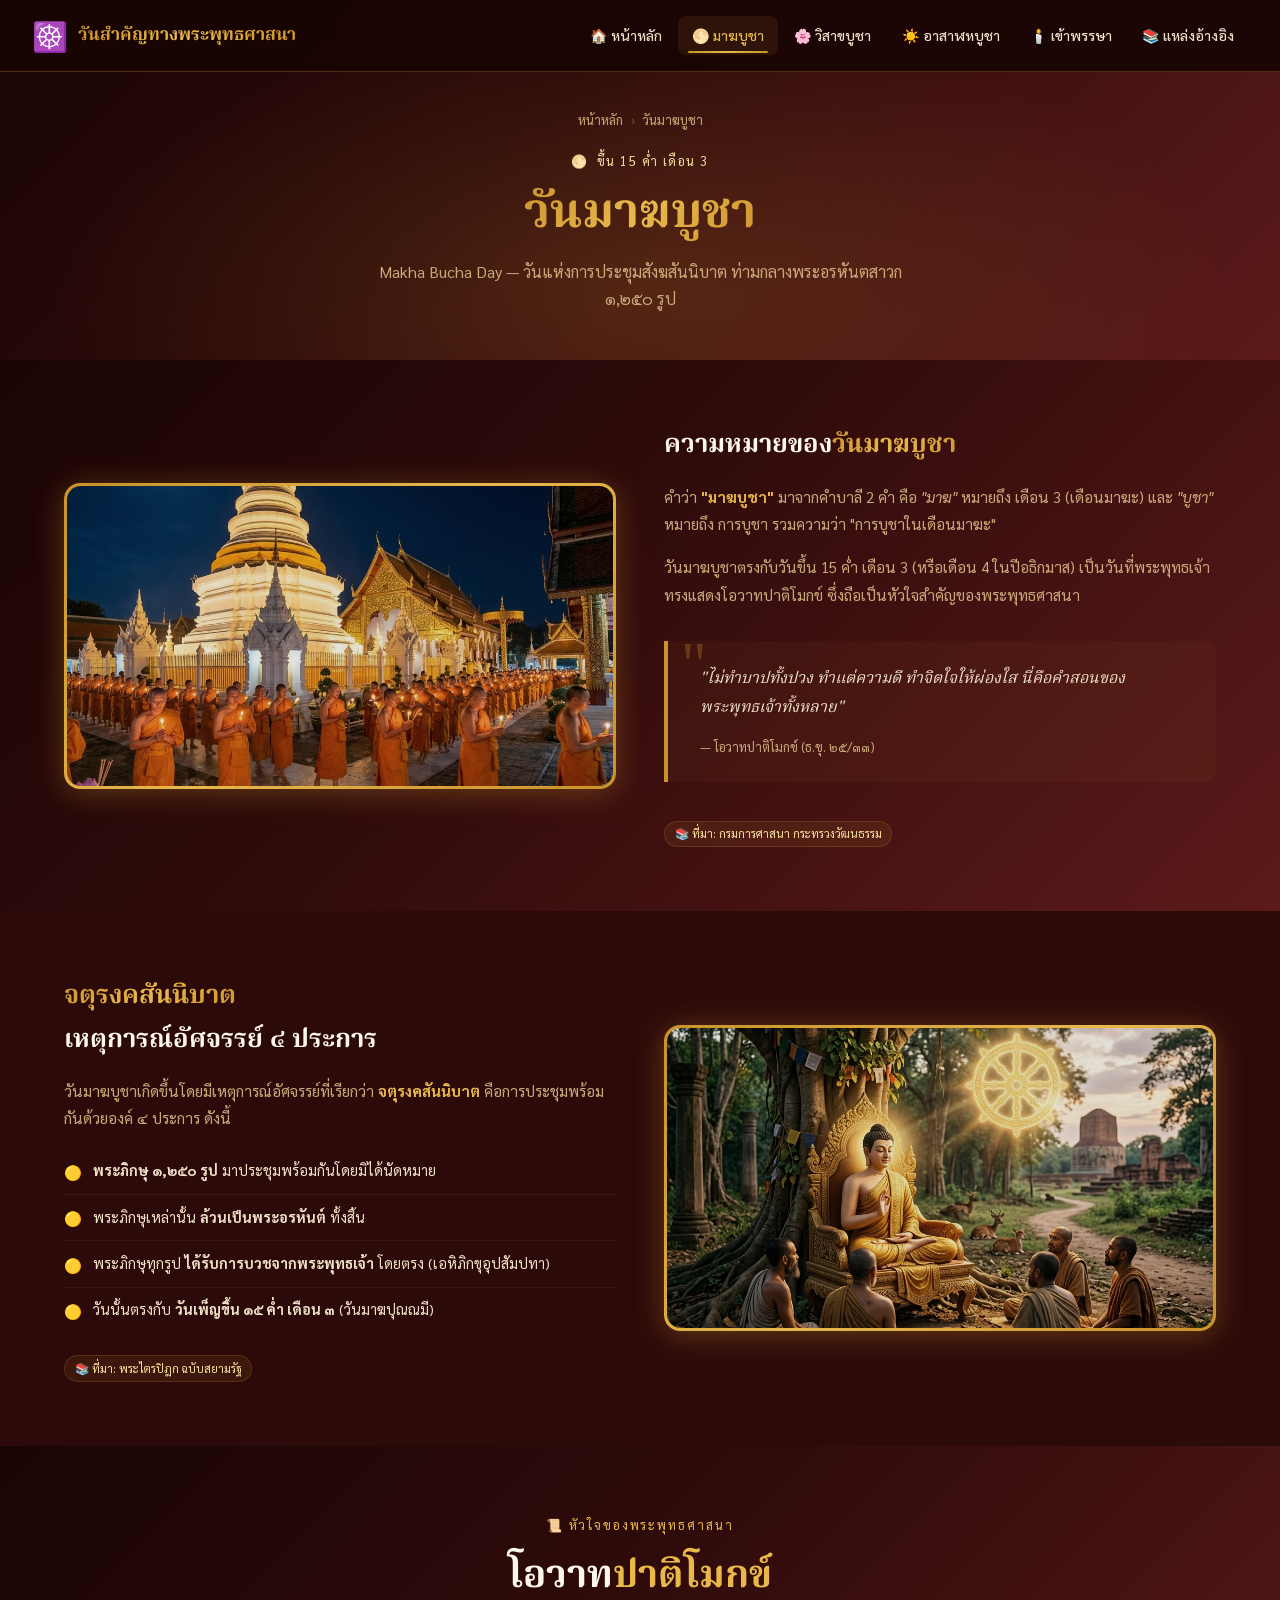
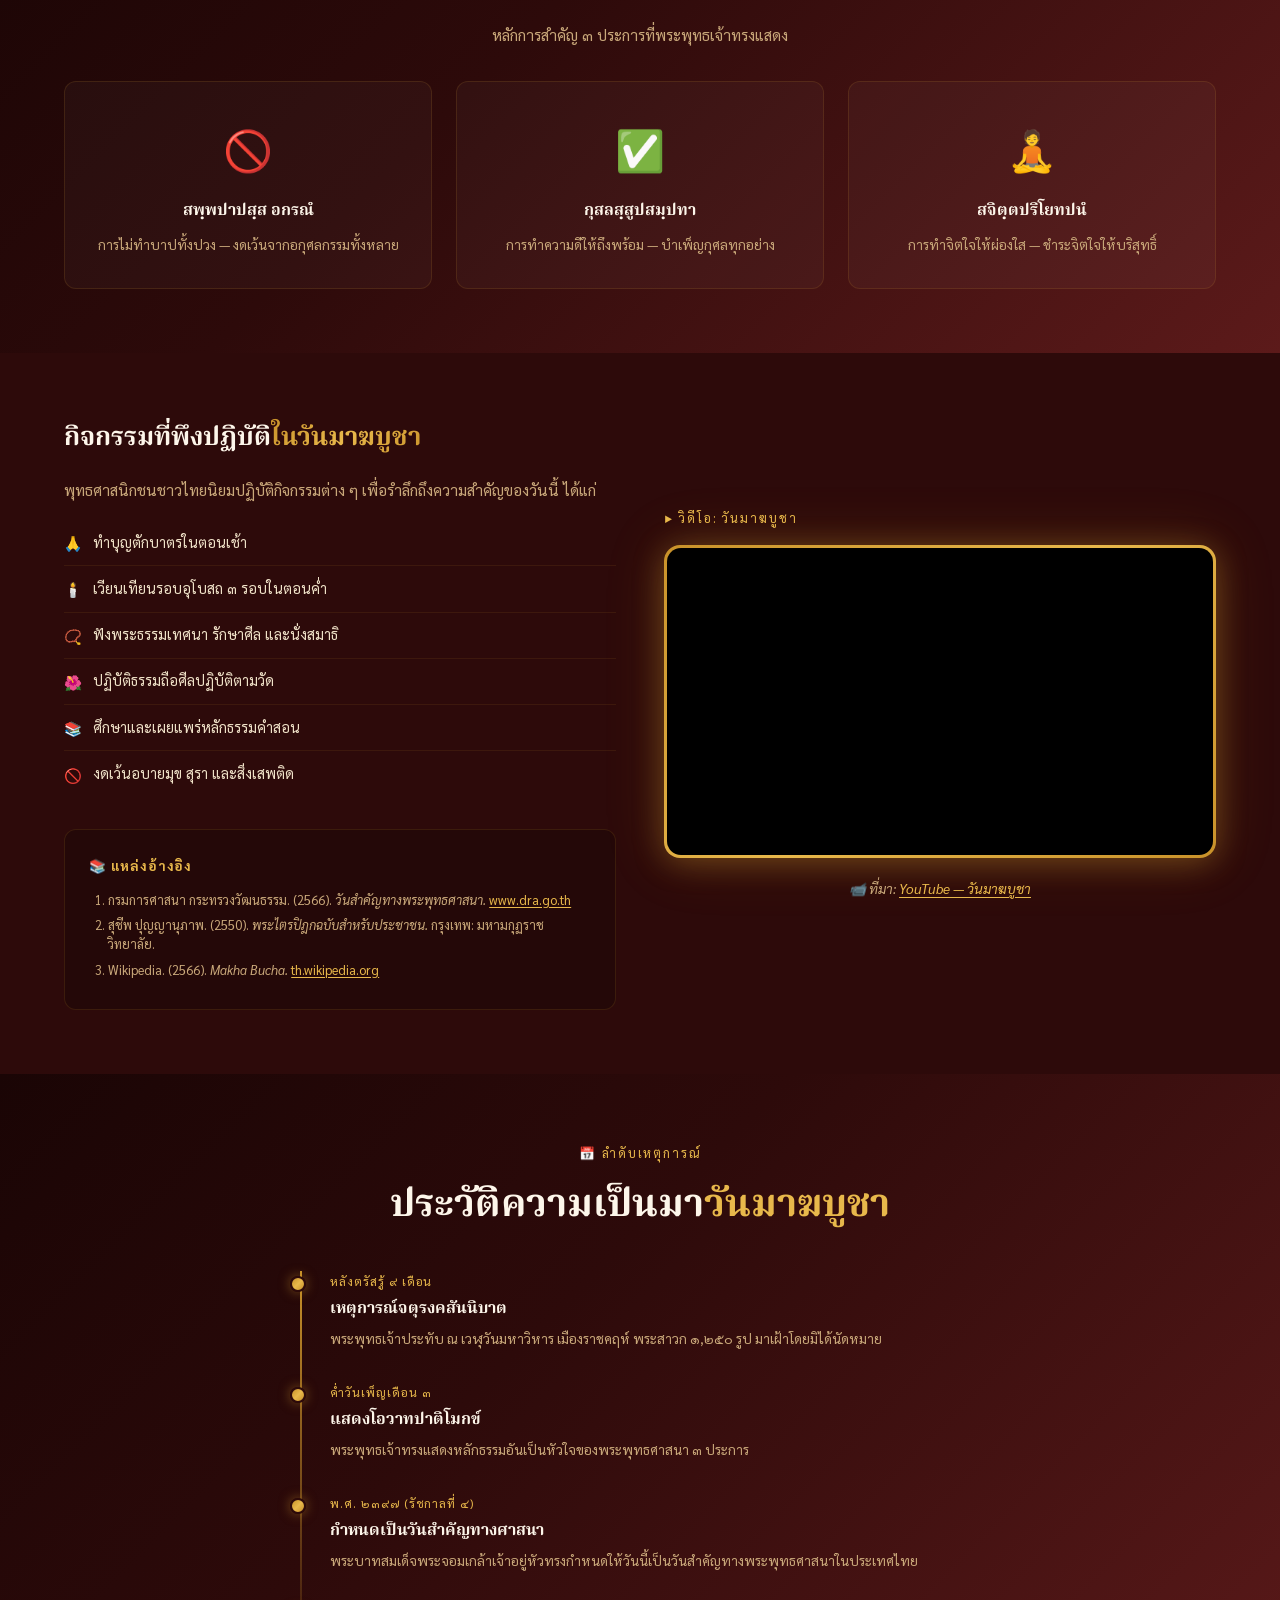
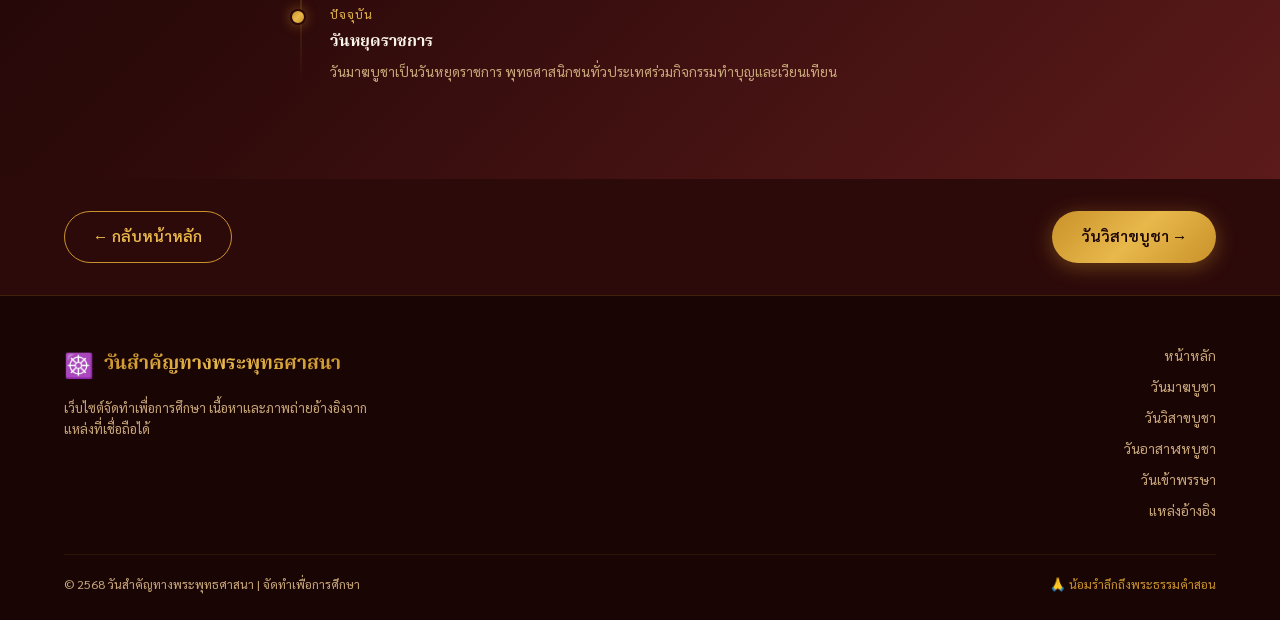
<file: makha.html>
<!DOCTYPE html>
<html lang="th">

<head>
  <meta charset="UTF-8" />
  <meta name="viewport" content="width=device-width, initial-scale=1.0" />
  <title>วันมาฆบูชา | วันสำคัญทางพระพุทธศาสนา</title>
  <meta name="description"
    content="วันมาฆบูชา วันสำคัญทางพระพุทธศาสนา ตรงกับวันขึ้น 15 ค่ำ เดือน 3 วันที่พระพุทธเจ้าทรงแสดงโอวาทปาติโมกข์ ท่ามกลางพระสงฆ์ 1,250 รูป" />
  <link rel="icon"
    href="data:image/svg+xml,<svg xmlns='http://www.w3.org/2000/svg' viewBox='0 0 100 100'><text y='.9em' font-size='90'>🌕</text></svg>" />
  <link rel="stylesheet" href="css/style.css" />
  <link rel="preconnect" href="https://fonts.googleapis.com" />
  <link rel="preconnect" href="https://fonts.gstatic.com" crossorigin />
</head>

<body>

  <!-- NAVBAR -->
  <nav class="navbar" role="navigation" aria-label="เมนูหลัก">
    <div class="nav-brand">
      <span class="dharma-wheel" aria-hidden="true">☸️</span>
      <span class="brand-text">วันสำคัญทางพระพุทธศาสนา</span>
    </div>
    <ul class="nav-menu" id="navMenu" role="menubar">
      <li class="nav-item" role="none"><a href="index.html" role="menuitem">🏠 หน้าหลัก</a></li>
      <li class="nav-item" role="none"><a href="makha.html" role="menuitem">🌕 มาฆบูชา</a></li>
      <li class="nav-item" role="none"><a href="visakha.html" role="menuitem">🌸 วิสาขบูชา</a></li>
      <li class="nav-item" role="none"><a href="asalha.html" role="menuitem">☀️ อาสาฬหบูชา</a></li>
      <li class="nav-item" role="none"><a href="khao-phansa.html" role="menuitem">🕯️ เข้าพรรษา</a></li>
      <li class="nav-item" role="none"><a href="references.html" role="menuitem">📚 แหล่งอ้างอิง</a></li>
    </ul>
    <button class="nav-toggle" id="navToggle" aria-label="เปิด/ปิดเมนู" aria-expanded="false" aria-controls="navMenu">
      <span></span><span></span><span></span>
    </button>
  </nav>

  <!-- PAGE HERO -->
  <header class="page-hero" aria-label="วันมาฆบูชา">
    <div class="page-hero-bg"></div>
    <div class="hero-particles" aria-hidden="true"></div>
    <div class="page-hero-content">
      <nav class="breadcrumb" aria-label="เส้นทางนำทาง">
        <a href="index.html">หน้าหลัก</a>
        <span class="sep" aria-hidden="true">›</span>
        <span>วันมาฆบูชา</span>
      </nav>
      <div class="page-hero-eyebrow">
        <span>🌕</span> ขึ้น 15 ค่ำ เดือน 3
      </div>
      <h1 class="page-hero-title">
        <span class="gold-text">วันมาฆบูชา</span>
      </h1>
      <p class="page-hero-desc">
        Makha Bucha Day — วันแห่งการประชุมสังฆสันนิบาต
        ท่ามกลางพระอรหันตสาวก ๑,๒๕๐ รูป
      </p>
    </div>
  </header>

  <!-- SECTION 1: ความหมาย -->
  <main>
    <section class="content-section" id="meaning" aria-labelledby="h2-meaning">
      <div class="container">
        <div class="two-col">
          <div class="content-image-frame fade-in">
            <img src="images/makha.png" alt="การเวียนเทียนในวันมาฆบูชา" loading="lazy" />
          </div>
          <div class="content-text fade-in">
            <h2 id="h2-meaning">ความหมายของ<span class="gold-text">วันมาฆบูชา</span></h2>
            <p>
              คำว่า <strong style="color:var(--gold-light);">"มาฆบูชา"</strong> มาจากคำบาลี 2 คำ คือ
              <em>"มาฆ"</em> หมายถึง เดือน 3 (เดือนมาฆะ) และ <em>"บูชา"</em> หมายถึง การบูชา
              รวมความว่า "การบูชาในเดือนมาฆะ"
            </p>
            <p>
              วันมาฆบูชาตรงกับวันขึ้น 15 ค่ำ เดือน 3 (หรือเดือน 4 ในปีอธิกมาส)
              เป็นวันที่พระพุทธเจ้าทรงแสดงโอวาทปาติโมกข์ ซึ่งถือเป็นหัวใจสำคัญของพระพุทธศาสนา
            </p>
            <div class="quote-block">
              <em>"ไม่ทำบาปทั้งปวง ทำแต่ความดี ทำจิตใจให้ผ่องใส
                นี่คือคำสอนของพระพุทธเจ้าทั้งหลาย"</em>
              <span class="quote-source">— โอวาทปาติโมกข์ (ธ.ขุ. ๒๕/๓๓)</span>
            </div>
            <span class="source-tag">📚 ที่มา: กรมการศาสนา กระทรวงวัฒนธรรม</span>
          </div>
        </div>
      </div>
    </section>

    <!-- SECTION 2: จตุรงคสันนิบาต -->
    <section class="content-section" id="assembly" aria-labelledby="h2-assembly">
      <div class="container">
        <div class="two-col reverse">
          <div class="content-image-frame fade-in">
            <img src="images/asalha.png" alt="พระพุทธรูปปางธรรมจักร" loading="lazy" />
          </div>
          <div class="content-text fade-in">
            <h2 id="h2-assembly"><span class="gold-text">จตุรงคสันนิบาต</span><br />เหตุการณ์อัศจรรย์ ๔ ประการ</h2>
            <p>
              วันมาฆบูชาเกิดขึ้นโดยมีเหตุการณ์อัศจรรย์ที่เรียกว่า <strong
                style="color:var(--gold-light);">จตุรงคสันนิบาต</strong>
              คือการประชุมพร้อมกันด้วยองค์ ๔ ประการ ดังนี้
            </p>
            <ul class="info-list">
              <li>
                <span class="bullet">🟡</span>
                <span><strong>พระภิกษุ ๑,๒๕๐ รูป</strong> มาประชุมพร้อมกันโดยมิได้นัดหมาย</span>
              </li>
              <li>
                <span class="bullet">🟡</span>
                <span>พระภิกษุเหล่านั้น <strong>ล้วนเป็นพระอรหันต์</strong> ทั้งสิ้น</span>
              </li>
              <li>
                <span class="bullet">🟡</span>
                <span>พระภิกษุทุกรูป <strong>ได้รับการบวชจากพระพุทธเจ้า</strong> โดยตรง (เอหิภิกขุอุปสัมปทา)</span>
              </li>
              <li>
                <span class="bullet">🟡</span>
                <span>วันนั้นตรงกับ <strong>วันเพ็ญขึ้น ๑๕ ค่ำ เดือน ๓</strong> (วันมาฆปุณณมี)</span>
              </li>
            </ul>
            <span class="source-tag">📚 ที่มา: พระไตรปิฎก ฉบับสยามรัฐ</span>
          </div>
        </div>
      </div>
    </section>

    <!-- SECTION 3: โอวาทปาติโมกข์ -->
    <section class="content-section" id="ovadha" aria-labelledby="h2-ovadha">
      <div class="container">
        <div class="section-header fade-in" style="margin-bottom:2rem;">
          <span class="section-eyebrow">📜 หัวใจของพระพุทธศาสนา</span>
          <h2 id="h2-ovadha" class="section-title">โอวาท<span class="accent">ปาติโมกข์</span></h2>
          <p class="section-desc">หลักการสำคัญ ๓ ประการที่พระพุทธเจ้าทรงแสดง</p>
        </div>

        <div style="display:grid;grid-template-columns:repeat(auto-fit,minmax(220px,1fr));gap:1.5rem;" role="list">
          <div class="sig-item fade-in" role="listitem">
            <div class="sig-icon">🚫</div>
            <h3 style="font-family:'Noto Serif Thai',serif;color:var(--cream);font-size:1rem;margin:0.5rem 0;">
              สพฺพปาปสฺส อกรณํ</h3>
            <p style="font-size:0.85rem;color:var(--text-muted);">การไม่ทำบาปทั้งปวง — งดเว้นจากอกุศลกรรมทั้งหลาย</p>
          </div>
          <div class="sig-item fade-in" role="listitem">
            <div class="sig-icon">✅</div>
            <h3 style="font-family:'Noto Serif Thai',serif;color:var(--cream);font-size:1rem;margin:0.5rem 0;">
              กุสลสฺสูปสมฺปทา</h3>
            <p style="font-size:0.85rem;color:var(--text-muted);">การทำความดีให้ถึงพร้อม — บำเพ็ญกุศลทุกอย่าง</p>
          </div>
          <div class="sig-item fade-in" role="listitem">
            <div class="sig-icon">🧘</div>
            <h3 style="font-family:'Noto Serif Thai',serif;color:var(--cream);font-size:1rem;margin:0.5rem 0;">
              สจิตฺตปริโยทปนํ</h3>
            <p style="font-size:0.85rem;color:var(--text-muted);">การทำจิตใจให้ผ่องใส — ชำระจิตใจให้บริสุทธิ์</p>
          </div>
        </div>
      </div>
    </section>

    <!-- SECTION 4: กิจกรรมที่พึงปฏิบัติ -->
    <section class="content-section" id="activities" aria-labelledby="h2-activities">
      <div class="container">
        <div class="two-col">
          <div class="content-text fade-in">
            <h2 id="h2-activities">กิจกรรมที่พึงปฏิบัติ<span class="gold-text">ในวันมาฆบูชา</span></h2>
            <p>พุทธศาสนิกชนชาวไทยนิยมปฏิบัติกิจกรรมต่าง ๆ เพื่อรำลึกถึงความสำคัญของวันนี้ ได้แก่</p>
            <ul class="info-list">
              <li><span class="bullet">🙏</span><span>ทำบุญตักบาตรในตอนเช้า</span></li>
              <li><span class="bullet">🕯️</span><span>เวียนเทียนรอบอุโบสถ ๓ รอบในตอนค่ำ</span></li>
              <li><span class="bullet">📿</span><span>ฟังพระธรรมเทศนา รักษาศีล และนั่งสมาธิ</span></li>
              <li><span class="bullet">🌺</span><span>ปฏิบัติธรรมถือศีลปฏิบัติตามวัด</span></li>
              <li><span class="bullet">📚</span><span>ศึกษาและเผยแพร่หลักธรรมคำสอน</span></li>
              <li><span class="bullet">🚫</span><span>งดเว้นอบายมุข สุรา และสิ่งเสพติด</span></li>
            </ul>
            <div class="references-box">
              <h4>📚 แหล่งอ้างอิง</h4>
              <ol>
                <li>กรมการศาสนา กระทรวงวัฒนธรรม. (2566). <em>วันสำคัญทางพระพุทธศาสนา.</em> <a
                    href="https://www.dra.go.th" target="_blank">www.dra.go.th</a></li>
                <li>สุชีพ ปุญญานุภาพ. (2550). <em>พระไตรปิฎกฉบับสำหรับประชาชน.</em> กรุงเทพ: มหามกุฏราชวิทยาลัย.</li>
                <li>Wikipedia. (2566). <em>Makha Bucha.</em> <a href="https://th.wikipedia.org/wiki/วันมาฆบูชา"
                    target="_blank">th.wikipedia.org</a></li>
              </ol>
            </div>
          </div>

          <!-- Video -->
          <div class="fade-in">
            <div style="margin-bottom:1.5rem;">
              <div class="section-eyebrow" style="text-align:center;margin-bottom:1rem;">▶ วิดีโอ: วันมาฆบูชา</div>
              <div class="video-frame-outer">
                <div class="video-frame-inner">
                  <iframe width="560" height="315" src="https://www.youtube.com/embed/isLrM6xsR2U?si=bdk_CJsiD55tfoSV"
                    title="YouTube video player" frameborder="0"
                    allow="accelerometer; autoplay; clipboard-write; encrypted-media; gyroscope; picture-in-picture; web-share"
                    referrerpolicy="strict-origin-when-cross-origin" allowfullscreen></iframe>
                </div>
              </div>
              <p class="video-caption">📹 ที่มา: <a href="https://www.youtube.com/@dhammadj.lpj5g"
                  target="_blank">YouTube — วันมาฆบูชา</a></p>
            </div>
          </div>
        </div>
      </div>
    </section>

    <!-- TIMELINE -->
    <section class="content-section" id="history" aria-labelledby="h2-history">
      <div class="container">
        <div class="section-header fade-in" style="margin-bottom:2rem;">
          <span class="section-eyebrow">📅 ลำดับเหตุการณ์</span>
          <h2 id="h2-history" class="section-title">ประวัติความเป็นมา<span class="accent">วันมาฆบูชา</span></h2>
        </div>
        <div style="max-width:700px;margin:0 auto;">
          <div class="timeline">
            <div class="timeline-item fade-in">
              <div class="timeline-dot"></div>
              <div class="timeline-time">หลังตรัสรู้ ๙ เดือน</div>
              <div class="timeline-content">
                <h3>เหตุการณ์จตุรงคสันนิบาต</h3>
                <p>พระพุทธเจ้าประทับ ณ เวฬุวันมหาวิหาร เมืองราชคฤห์ พระสาวก ๑,๒๕๐ รูป มาเฝ้าโดยมิได้นัดหมาย</p>
              </div>
            </div>
            <div class="timeline-item fade-in">
              <div class="timeline-dot"></div>
              <div class="timeline-time">ค่ำวันเพ็ญเดือน ๓</div>
              <div class="timeline-content">
                <h3>แสดงโอวาทปาติโมกข์</h3>
                <p>พระพุทธเจ้าทรงแสดงหลักธรรมอันเป็นหัวใจของพระพุทธศาสนา ๓ ประการ</p>
              </div>
            </div>
            <div class="timeline-item fade-in">
              <div class="timeline-dot"></div>
              <div class="timeline-time">พ.ศ. ๒๓๙๗ (รัชกาลที่ ๔)</div>
              <div class="timeline-content">
                <h3>กำหนดเป็นวันสำคัญทางศาสนา</h3>
                <p>พระบาทสมเด็จพระจอมเกล้าเจ้าอยู่หัวทรงกำหนดให้วันนี้เป็นวันสำคัญทางพระพุทธศาสนาในประเทศไทย</p>
              </div>
            </div>
            <div class="timeline-item fade-in">
              <div class="timeline-dot"></div>
              <div class="timeline-time">ปัจจุบัน</div>
              <div class="timeline-content">
                <h3>วันหยุดราชการ</h3>
                <p>วันมาฆบูชาเป็นวันหยุดราชการ พุทธศาสนิกชนทั่วประเทศร่วมกิจกรรมทำบุญและเวียนเทียน</p>
              </div>
            </div>
          </div>
        </div>
      </div>
    </section>
  </main>

  <!-- NAV BUTTONS -->
  <div style="padding:2rem 0;background:var(--maroon-dark);">
    <div class="container" style="display:flex;justify-content:space-between;flex-wrap:wrap;gap:1rem;">
      <a href="index.html" class="btn btn-outline" id="btn-back-home">← กลับหน้าหลัก</a>
      <a href="visakha.html" class="btn btn-gold" id="btn-next-visakha">วันวิสาขบูชา →</a>
    </div>
  </div>

  <!-- FOOTER -->
  <footer class="footer" role="contentinfo">
    <div class="container">
      <div class="footer-content">
        <div class="footer-brand">
          <div class="nav-brand" style="margin-bottom:0.8rem;">
            <span style="font-size:1.5rem;">☸️</span>
            <span class="brand-text">วันสำคัญทางพระพุทธศาสนา</span>
          </div>
          <p>เว็บไซต์จัดทำเพื่อการศึกษา เนื้อหาและภาพถ่ายอ้างอิงจากแหล่งที่เชื่อถือได้</p>
        </div>
        <nav class="footer-links" aria-label="ลิงก์ท้ายหน้า">
          <a href="index.html">หน้าหลัก</a>
          <a href="makha.html">วันมาฆบูชา</a>
          <a href="visakha.html">วันวิสาขบูชา</a>
          <a href="asalha.html">วันอาสาฬหบูชา</a>
          <a href="khao-phansa.html">วันเข้าพรรษา</a>
          <a href="references.html">แหล่งอ้างอิง</a>
        </nav>
      </div>
      <div class="footer-bottom">
        <p>© 2568 วันสำคัญทางพระพุทธศาสนา | จัดทำเพื่อการศึกษา</p>
        <p style="color:var(--gold-primary);">🙏 น้อมรำลึกถึงพระธรรมคำสอน</p>
      </div>
    </div>
  </footer>

  <script src="js/main.js"></script>
</body>

</html>
</file>
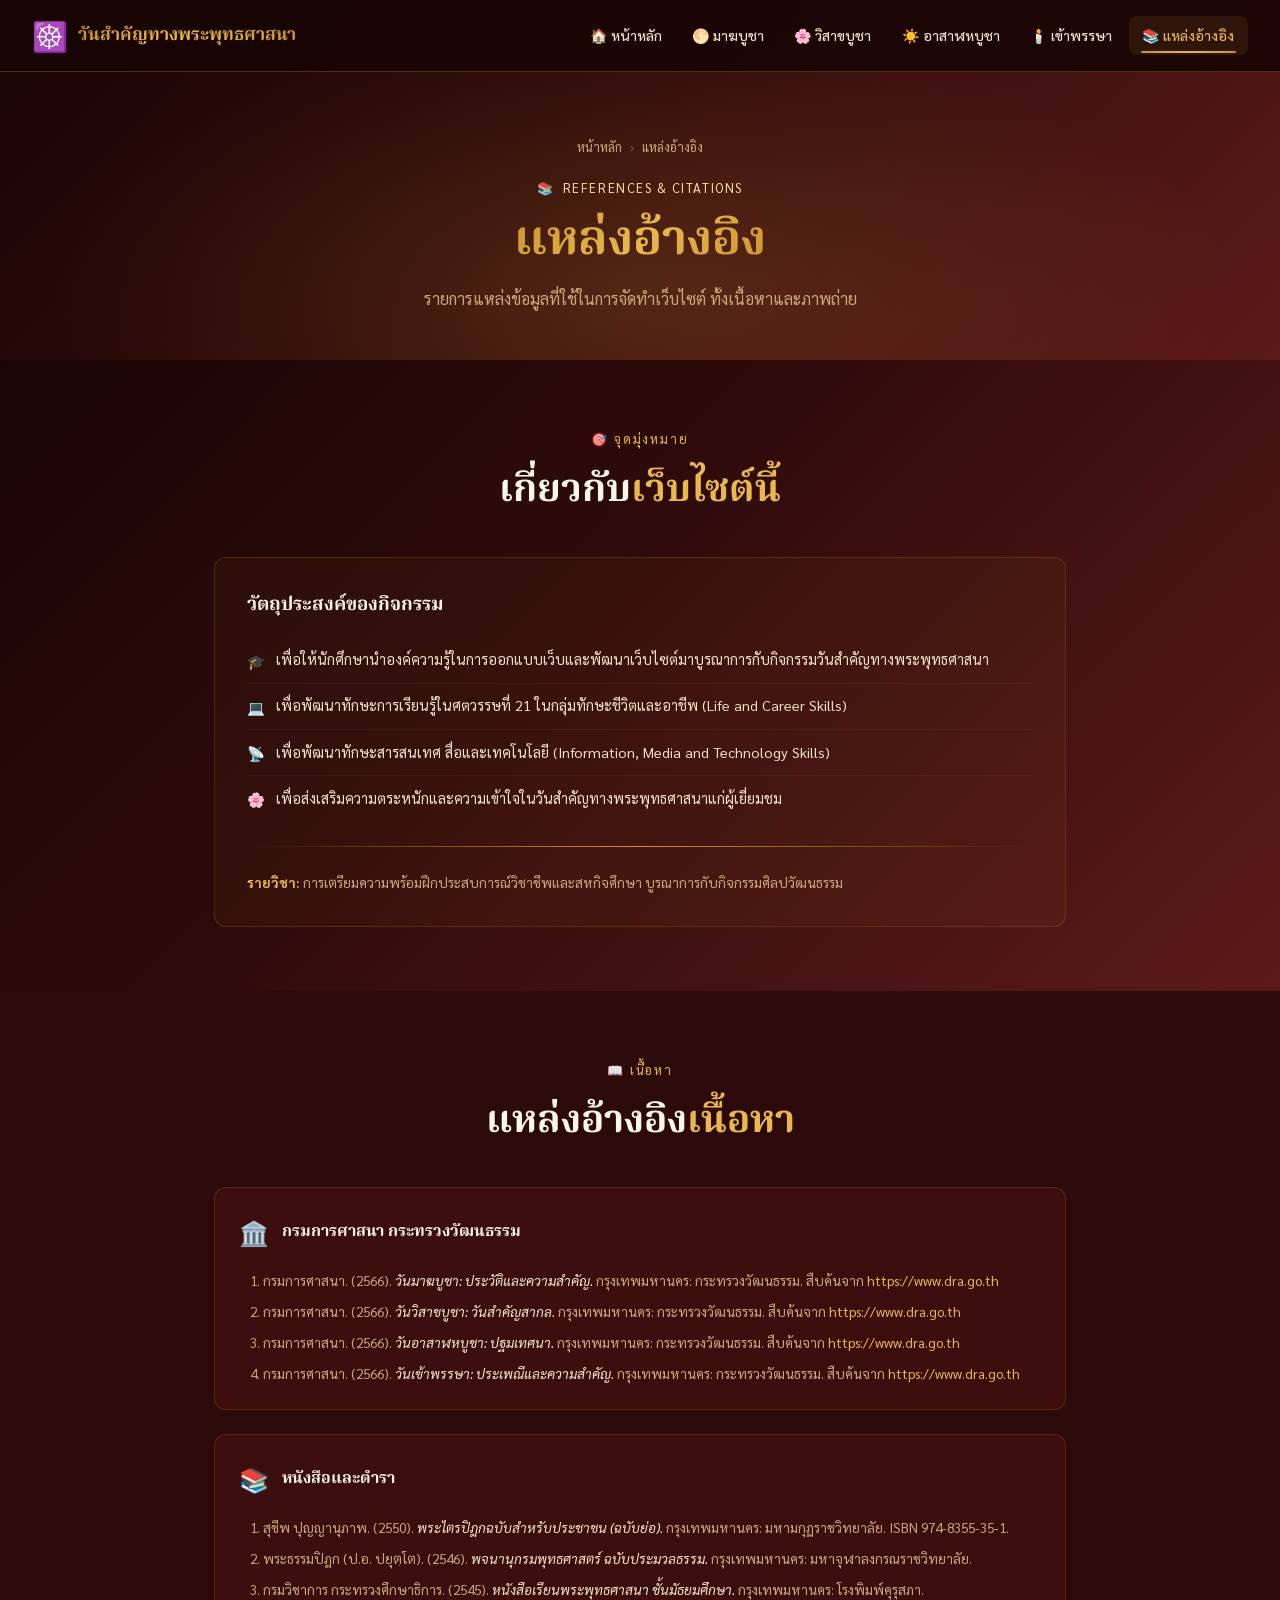
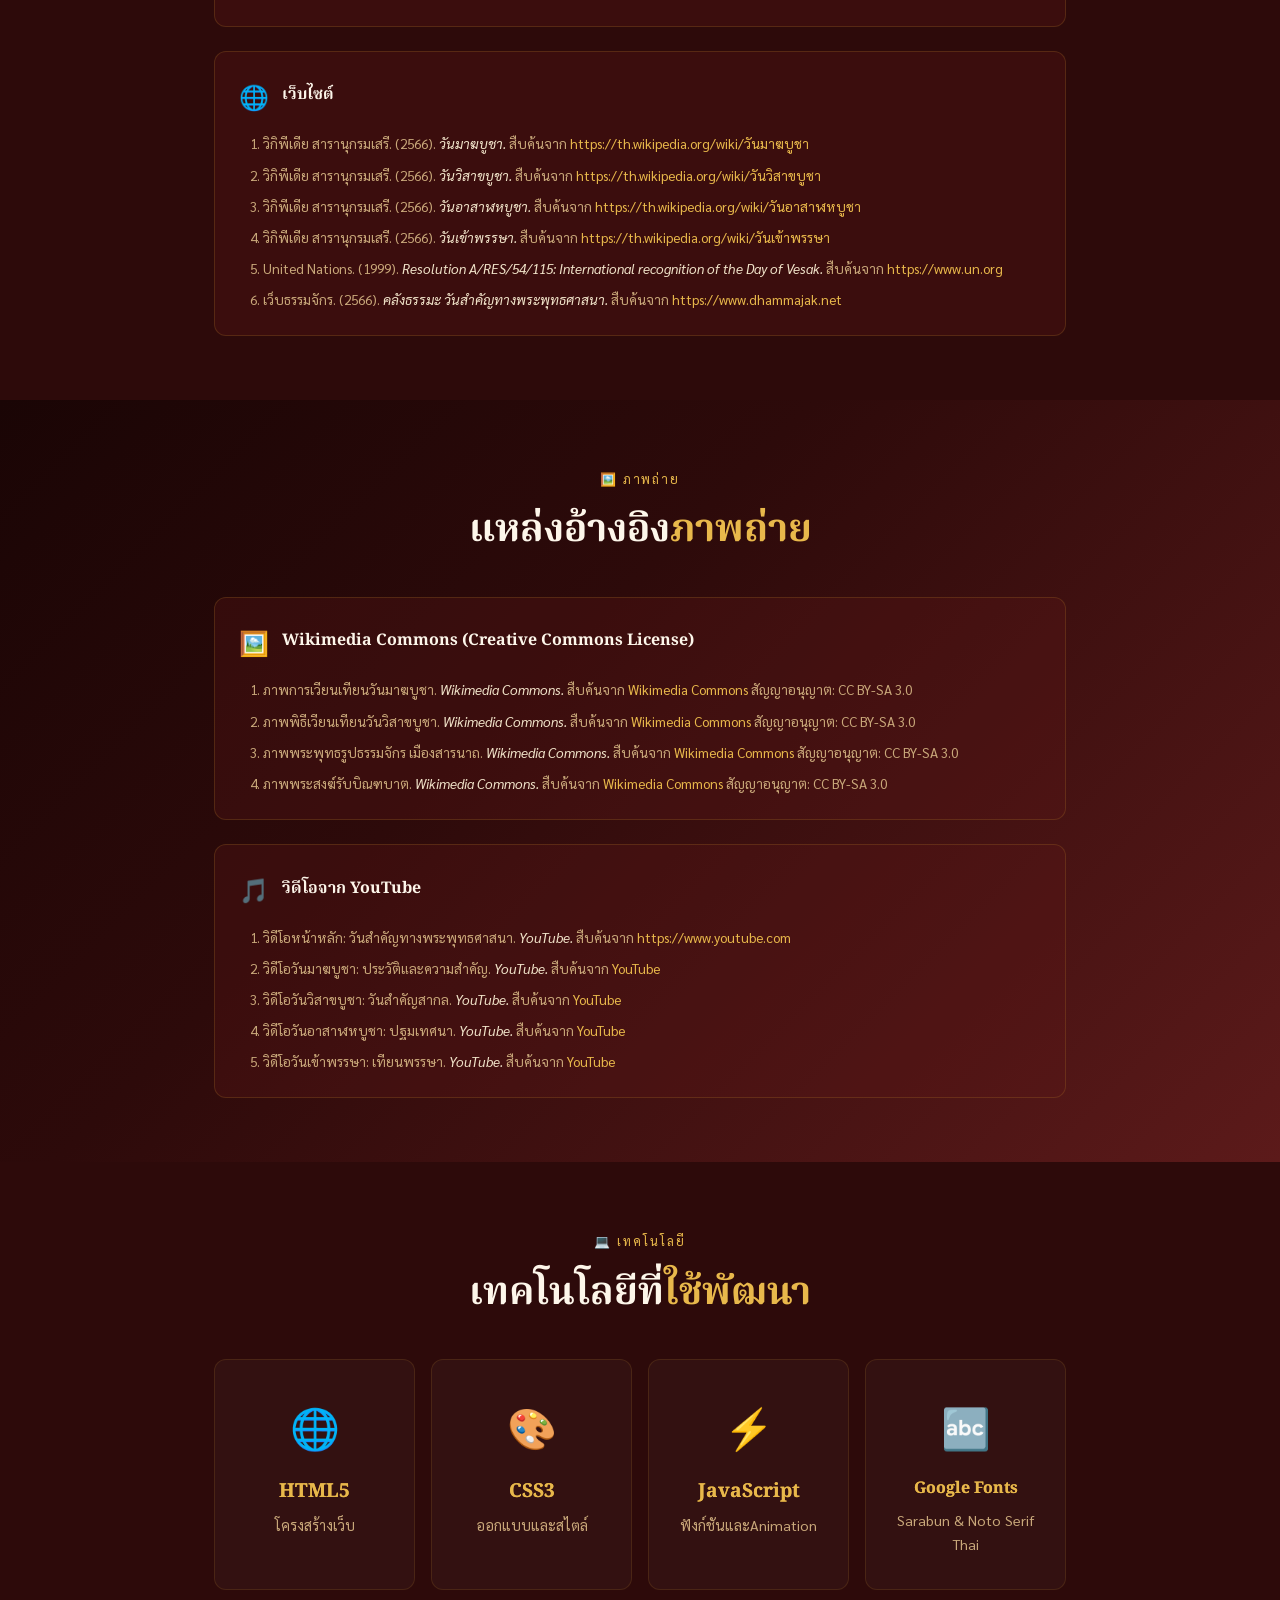
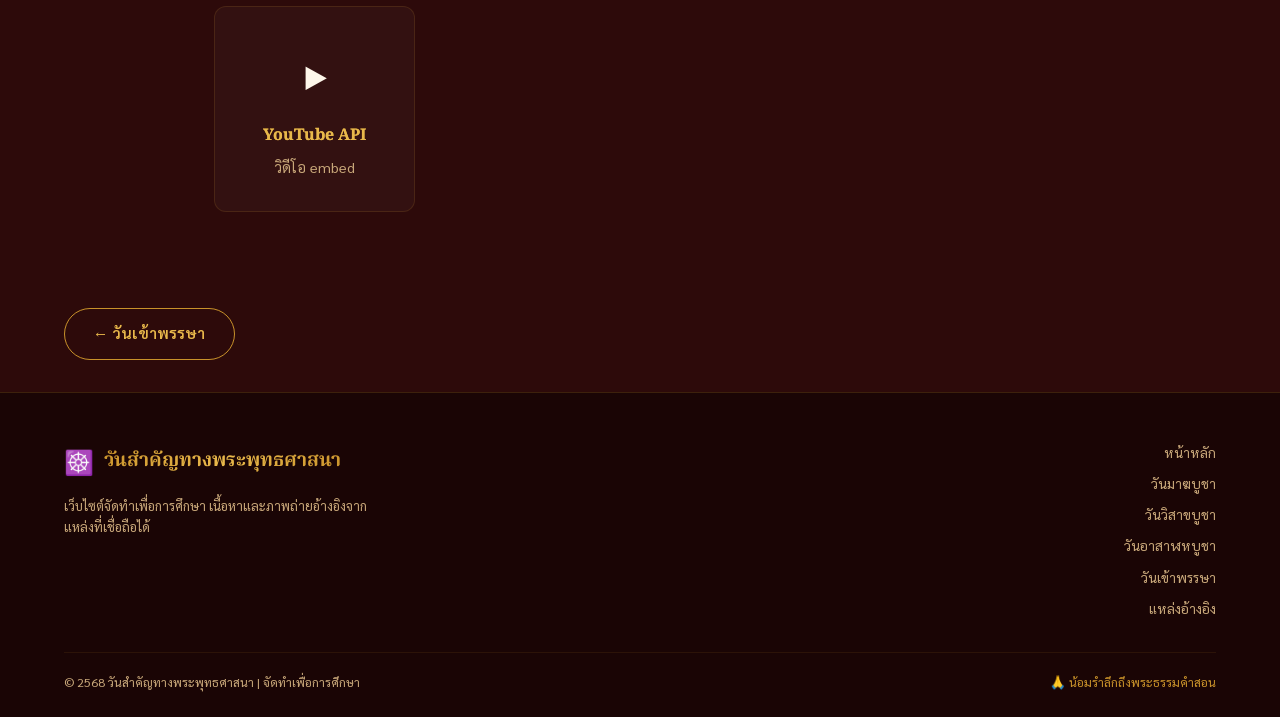
<file: references.html>
<!DOCTYPE html>
<html lang="th">
<head>
  <meta charset="UTF-8" />
  <meta name="viewport" content="width=device-width, initial-scale=1.0" />
  <title>แหล่งอ้างอิง | วันสำคัญทางพระพุทธศาสนา</title>
  <meta name="description" content="รายการแหล่งอ้างอิงข้อมูลและภาพถ่ายที่ใช้ในเว็บไซต์วันสำคัญทางพระพุทธศาสนา" />
  <link rel="icon" href="data:image/svg+xml,<svg xmlns='http://www.w3.org/2000/svg' viewBox='0 0 100 100'><text y='.9em' font-size='90'>📚</text></svg>" />
  <link rel="stylesheet" href="css/style.css" />
  <link rel="preconnect" href="https://fonts.googleapis.com" />
  <link rel="preconnect" href="https://fonts.gstatic.com" crossorigin />
</head>
<body>

<!-- NAVBAR -->
<nav class="navbar" role="navigation" aria-label="เมนูหลัก">
  <div class="nav-brand">
    <span class="dharma-wheel" aria-hidden="true">☸️</span>
    <span class="brand-text">วันสำคัญทางพระพุทธศาสนา</span>
  </div>
  <ul class="nav-menu" id="navMenu" role="menubar">
    <li class="nav-item" role="none"><a href="index.html" role="menuitem">🏠 หน้าหลัก</a></li>
    <li class="nav-item" role="none"><a href="makha.html" role="menuitem">🌕 มาฆบูชา</a></li>
    <li class="nav-item" role="none"><a href="visakha.html" role="menuitem">🌸 วิสาขบูชา</a></li>
    <li class="nav-item" role="none"><a href="asalha.html" role="menuitem">☀️ อาสาฬหบูชา</a></li>
    <li class="nav-item" role="none"><a href="khao-phansa.html" role="menuitem">🕯️ เข้าพรรษา</a></li>
    <li class="nav-item" role="none"><a href="references.html" role="menuitem">📚 แหล่งอ้างอิง</a></li>
  </ul>
  <button class="nav-toggle" id="navToggle" aria-label="เปิด/ปิดเมนู" aria-expanded="false" aria-controls="navMenu">
    <span></span><span></span><span></span>
  </button>
</nav>

<!-- PAGE HERO -->
<header class="page-hero" aria-label="แหล่งอ้างอิง">
  <div class="page-hero-bg"></div>
  <div class="hero-particles" aria-hidden="true"></div>
  <div class="page-hero-content">
    <nav class="breadcrumb" aria-label="เส้นทางนำทาง">
      <a href="index.html">หน้าหลัก</a>
      <span class="sep" aria-hidden="true">›</span>
      <span>แหล่งอ้างอิง</span>
    </nav>
    <div class="page-hero-eyebrow">
      <span>📚</span> References & Citations
    </div>
    <h1 class="page-hero-title">
      <span class="gold-text">แหล่งอ้างอิง</span>
    </h1>
    <p class="page-hero-desc">
      รายการแหล่งข้อมูลที่ใช้ในการจัดทำเว็บไซต์ ทั้งเนื้อหาและภาพถ่าย
    </p>
  </div>
</header>

<main>
<!-- SECTION: วัตถุประสงค์ -->
<section class="content-section" id="objective" aria-labelledby="h2-obj">
  <div class="container" style="max-width:900px;">
    <div class="section-header fade-in" style="margin-bottom:2rem;">
      <span class="section-eyebrow">🎯 จุดมุ่งหมาย</span>
      <h2 id="h2-obj" class="section-title">เกี่ยวกับ<span class="accent">เว็บไซต์นี้</span></h2>
    </div>
    <div style="background:rgba(201,146,42,0.05);border:1px solid rgba(201,146,42,0.2);border-radius:var(--border-radius);padding:2rem;" class="fade-in">
      <h3 style="font-family:'Noto Serif Thai',serif;color:var(--cream);margin-bottom:1rem;">วัตถุประสงค์ของกิจกรรม</h3>
      <ul class="info-list">
        <li>
          <span class="bullet">🎓</span>
          <span>เพื่อให้นักศึกษานำองค์ความรู้ในการออกแบบเว็บและพัฒนาเว็บไซต์มาบูรณาการกับกิจกรรมวันสำคัญทางพระพุทธศาสนา</span>
        </li>
        <li>
          <span class="bullet">💻</span>
          <span>เพื่อพัฒนาทักษะการเรียนรู้ในศตวรรษที่ 21 ในกลุ่มทักษะชีวิตและอาชีพ (Life and Career Skills)</span>
        </li>
        <li>
          <span class="bullet">📡</span>
          <span>เพื่อพัฒนาทักษะสารสนเทศ สื่อและเทคโนโลยี (Information, Media and Technology Skills)</span>
        </li>
        <li>
          <span class="bullet">🌸</span>
          <span>เพื่อส่งเสริมความตระหนักและความเข้าใจในวันสำคัญทางพระพุทธศาสนาแก่ผู้เยี่ยมชม</span>
        </li>
      </ul>
      <div class="gold-divider" style="margin:1.5rem 0;"></div>
      <p style="color:var(--text-muted);font-size:0.85rem;">
        <strong style="color:var(--gold-light);">รายวิชา:</strong> การเตรียมความพร้อมฝึกประสบการณ์วิชาชีพและสหกิจศึกษา
        บูรณาการกับกิจกรรมศิลปวัฒนธรรม
      </p>
    </div>
  </div>
</section>

<!-- SECTION: แหล่งอ้างอิงเนื้อหา -->
<section class="content-section" id="content-refs" aria-labelledby="h2-content-refs">
  <div class="container" style="max-width:900px;">
    <div class="section-header fade-in" style="margin-bottom:2rem;">
      <span class="section-eyebrow">📖 เนื้อหา</span>
      <h2 id="h2-content-refs" class="section-title">แหล่งอ้างอิง<span class="accent">เนื้อหา</span></h2>
    </div>

    <div style="display:grid;gap:1.5rem;">

      <!-- กรมการศาสนา -->
      <div style="background:rgba(92,26,26,0.3);border:1px solid rgba(201,146,42,0.2);border-radius:var(--border-radius);padding:1.5rem;" class="fade-in">
        <div style="display:flex;align-items:center;gap:0.8rem;margin-bottom:1rem;">
          <span style="font-size:1.5rem;">🏛️</span>
          <h3 style="font-family:'Noto Serif Thai',serif;color:var(--cream);font-size:1rem;">กรมการศาสนา กระทรวงวัฒนธรรม</h3>
        </div>
        <ol style="list-style:decimal;padding-left:1.5rem;display:grid;gap:0.5rem;">
          <li style="font-size:0.85rem;color:var(--text-muted);">
            กรมการศาสนา. (2566). <em style="color:var(--cream-dark);">วันมาฆบูชา: ประวัติและความสำคัญ.</em>
            กรุงเทพมหานคร: กระทรวงวัฒนธรรม.
            สืบค้นจาก <a href="https://www.dra.go.th" target="_blank" rel="noopener noreferrer" style="color:var(--gold-light);">https://www.dra.go.th</a>
          </li>
          <li style="font-size:0.85rem;color:var(--text-muted);">
            กรมการศาสนา. (2566). <em style="color:var(--cream-dark);">วันวิสาขบูชา: วันสำคัญสากล.</em>
            กรุงเทพมหานคร: กระทรวงวัฒนธรรม.
            สืบค้นจาก <a href="https://www.dra.go.th" target="_blank" rel="noopener noreferrer" style="color:var(--gold-light);">https://www.dra.go.th</a>
          </li>
          <li style="font-size:0.85rem;color:var(--text-muted);">
            กรมการศาสนา. (2566). <em style="color:var(--cream-dark);">วันอาสาฬหบูชา: ปฐมเทศนา.</em>
            กรุงเทพมหานคร: กระทรวงวัฒนธรรม.
            สืบค้นจาก <a href="https://www.dra.go.th" target="_blank" rel="noopener noreferrer" style="color:var(--gold-light);">https://www.dra.go.th</a>
          </li>
          <li style="font-size:0.85rem;color:var(--text-muted);">
            กรมการศาสนา. (2566). <em style="color:var(--cream-dark);">วันเข้าพรรษา: ประเพณีและความสำคัญ.</em>
            กรุงเทพมหานคร: กระทรวงวัฒนธรรม.
            สืบค้นจาก <a href="https://www.dra.go.th" target="_blank" rel="noopener noreferrer" style="color:var(--gold-light);">https://www.dra.go.th</a>
          </li>
        </ol>
      </div>

      <!-- หนังสือ/ตำรา -->
      <div style="background:rgba(92,26,26,0.3);border:1px solid rgba(201,146,42,0.2);border-radius:var(--border-radius);padding:1.5rem;" class="fade-in">
        <div style="display:flex;align-items:center;gap:0.8rem;margin-bottom:1rem;">
          <span style="font-size:1.5rem;">📚</span>
          <h3 style="font-family:'Noto Serif Thai',serif;color:var(--cream);font-size:1rem;">หนังสือและตำรา</h3>
        </div>
        <ol style="list-style:decimal;padding-left:1.5rem;display:grid;gap:0.5rem;">
          <li style="font-size:0.85rem;color:var(--text-muted);">
            สุชีพ ปุญญานุภาพ. (2550). <em style="color:var(--cream-dark);">พระไตรปิฎกฉบับสำหรับประชาชน (ฉบับย่อ).</em>
            กรุงเทพมหานคร: มหามกุฏราชวิทยาลัย. ISBN 974-8355-35-1.
          </li>
          <li style="font-size:0.85rem;color:var(--text-muted);">
            พระธรรมปิฎก (ป.อ. ปยุตฺโต). (2546).
            <em style="color:var(--cream-dark);">พจนานุกรมพุทธศาสตร์ ฉบับประมวลธรรม.</em>
            กรุงเทพมหานคร: มหาจุฬาลงกรณราชวิทยาลัย.
          </li>
          <li style="font-size:0.85rem;color:var(--text-muted);">
            กรมวิชาการ กระทรวงศึกษาธิการ. (2545).
            <em style="color:var(--cream-dark);">หนังสือเรียนพระพุทธศาสนา ชั้นมัธยมศึกษา.</em>
            กรุงเทพมหานคร: โรงพิมพ์คุรุสภา.
          </li>
        </ol>
      </div>

      <!-- เว็บไซต์ -->
      <div style="background:rgba(92,26,26,0.3);border:1px solid rgba(201,146,42,0.2);border-radius:var(--border-radius);padding:1.5rem;" class="fade-in">
        <div style="display:flex;align-items:center;gap:0.8rem;margin-bottom:1rem;">
          <span style="font-size:1.5rem;">🌐</span>
          <h3 style="font-family:'Noto Serif Thai',serif;color:var(--cream);font-size:1rem;">เว็บไซต์</h3>
        </div>
        <ol style="list-style:decimal;padding-left:1.5rem;display:grid;gap:0.5rem;">
          <li style="font-size:0.85rem;color:var(--text-muted);">
            วิกิพีเดีย สารานุกรมเสรี. (2566). <em style="color:var(--cream-dark);">วันมาฆบูชา.</em>
            สืบค้นจาก <a href="https://th.wikipedia.org/wiki/วันมาฆบูชา" target="_blank" rel="noopener noreferrer" style="color:var(--gold-light);">https://th.wikipedia.org/wiki/วันมาฆบูชา</a>
          </li>
          <li style="font-size:0.85rem;color:var(--text-muted);">
            วิกิพีเดีย สารานุกรมเสรี. (2566). <em style="color:var(--cream-dark);">วันวิสาขบูชา.</em>
            สืบค้นจาก <a href="https://th.wikipedia.org/wiki/วันวิสาขบูชา" target="_blank" rel="noopener noreferrer" style="color:var(--gold-light);">https://th.wikipedia.org/wiki/วันวิสาขบูชา</a>
          </li>
          <li style="font-size:0.85rem;color:var(--text-muted);">
            วิกิพีเดีย สารานุกรมเสรี. (2566). <em style="color:var(--cream-dark);">วันอาสาฬหบูชา.</em>
            สืบค้นจาก <a href="https://th.wikipedia.org/wiki/วันอาสาฬหบูชา" target="_blank" rel="noopener noreferrer" style="color:var(--gold-light);">https://th.wikipedia.org/wiki/วันอาสาฬหบูชา</a>
          </li>
          <li style="font-size:0.85rem;color:var(--text-muted);">
            วิกิพีเดีย สารานุกรมเสรี. (2566). <em style="color:var(--cream-dark);">วันเข้าพรรษา.</em>
            สืบค้นจาก <a href="https://th.wikipedia.org/wiki/วันเข้าพรรษา" target="_blank" rel="noopener noreferrer" style="color:var(--gold-light);">https://th.wikipedia.org/wiki/วันเข้าพรรษา</a>
          </li>
          <li style="font-size:0.85rem;color:var(--text-muted);">
            United Nations. (1999). <em style="color:var(--cream-dark);">Resolution A/RES/54/115: International recognition of the Day of Vesak.</em>
            สืบค้นจาก <a href="https://www.un.org/en/ga/search/view_doc.asp?symbol=A/RES/54/115" target="_blank" rel="noopener noreferrer" style="color:var(--gold-light);">https://www.un.org</a>
          </li>
          <li style="font-size:0.85rem;color:var(--text-muted);">
            เว็บธรรมจักร. (2566). <em style="color:var(--cream-dark);">คลังธรรมะ วันสำคัญทางพระพุทธศาสนา.</em>
            สืบค้นจาก <a href="https://www.dhammajak.net" target="_blank" rel="noopener noreferrer" style="color:var(--gold-light);">https://www.dhammajak.net</a>
          </li>
        </ol>
      </div>

    </div>
  </div>
</section>

<!-- SECTION: แหล่งอ้างอิงภาพ -->
<section class="content-section" id="image-refs" aria-labelledby="h2-image-refs">
  <div class="container" style="max-width:900px;">
    <div class="section-header fade-in" style="margin-bottom:2rem;">
      <span class="section-eyebrow">🖼️ ภาพถ่าย</span>
      <h2 id="h2-image-refs" class="section-title">แหล่งอ้างอิง<span class="accent">ภาพถ่าย</span></h2>
    </div>

    <div style="background:rgba(92,26,26,0.3);border:1px solid rgba(201,146,42,0.2);border-radius:var(--border-radius);padding:1.5rem;" class="fade-in">
      <div style="display:flex;align-items:center;gap:0.8rem;margin-bottom:1rem;">
        <span style="font-size:1.5rem;">🖼️</span>
        <h3 style="font-family:'Noto Serif Thai',serif;color:var(--cream);font-size:1rem;">Wikimedia Commons (Creative Commons License)</h3>
      </div>
      <ol style="list-style:decimal;padding-left:1.5rem;display:grid;gap:0.5rem;">
        <li style="font-size:0.85rem;color:var(--text-muted);">
          ภาพการเวียนเทียนวันมาฆบูชา.
          <em style="color:var(--cream-dark);">Wikimedia Commons.</em>
          สืบค้นจาก <a href="https://commons.wikimedia.org/wiki/File:Makha_Bucha_Day.jpg" target="_blank" rel="noopener noreferrer" style="color:var(--gold-light);">Wikimedia Commons</a>
          สัญญาอนุญาต: CC BY-SA 3.0
        </li>
        <li style="font-size:0.85rem;color:var(--text-muted);">
          ภาพพิธีเวียนเทียนวันวิสาขบูชา.
          <em style="color:var(--cream-dark);">Wikimedia Commons.</em>
          สืบค้นจาก <a href="https://commons.wikimedia.org/wiki/File:Visakha_Puja_Day_2554.jpg" target="_blank" rel="noopener noreferrer" style="color:var(--gold-light);">Wikimedia Commons</a>
          สัญญาอนุญาต: CC BY-SA 3.0
        </li>
        <li style="font-size:0.85rem;color:var(--text-muted);">
          ภาพพระพุทธรูปธรรมจักร เมืองสารนาถ.
          <em style="color:var(--cream-dark);">Wikimedia Commons.</em>
          สืบค้นจาก <a href="https://commons.wikimedia.org/wiki/File:Buddha_in_Sarnath_Museum_(Dhammajak_Mutra).jpg" target="_blank" rel="noopener noreferrer" style="color:var(--gold-light);">Wikimedia Commons</a>
          สัญญาอนุญาต: CC BY-SA 3.0
        </li>
        <li style="font-size:0.85rem;color:var(--text-muted);">
          ภาพพระสงฆ์รับบิณฑบาต.
          <em style="color:var(--cream-dark);">Wikimedia Commons.</em>
          สืบค้นจาก <a href="https://commons.wikimedia.org/wiki/File:Buddhist_monks_merit_making.jpg" target="_blank" rel="noopener noreferrer" style="color:var(--gold-light);">Wikimedia Commons</a>
          สัญญาอนุญาต: CC BY-SA 3.0
        </li>
      </ol>
    </div>

    <div style="background:rgba(92,26,26,0.3);border:1px solid rgba(201,146,42,0.2);border-radius:var(--border-radius);padding:1.5rem;margin-top:1.5rem;" class="fade-in">
      <div style="display:flex;align-items:center;gap:0.8rem;margin-bottom:1rem;">
        <span style="font-size:1.5rem;">🎵</span>
        <h3 style="font-family:'Noto Serif Thai',serif;color:var(--cream);font-size:1rem;">วิดีโอจาก YouTube</h3>
      </div>
      <ol style="list-style:decimal;padding-left:1.5rem;display:grid;gap:0.5rem;">
        <li style="font-size:0.85rem;color:var(--text-muted);">
          วิดีโอหน้าหลัก: วันสำคัญทางพระพุทธศาสนา.
          <em style="color:var(--cream-dark);">YouTube.</em>
          สืบค้นจาก <a href="https://www.youtube.com" target="_blank" rel="noopener noreferrer" style="color:var(--gold-light);">https://www.youtube.com</a>
        </li>
        <li style="font-size:0.85rem;color:var(--text-muted);">
          วิดีโอวันมาฆบูชา: ประวัติและความสำคัญ.
          <em style="color:var(--cream-dark);">YouTube.</em>
          สืบค้นจาก <a href="https://www.youtube.com/results?search_query=วันมาฆบูชา" target="_blank" rel="noopener noreferrer" style="color:var(--gold-light);">YouTube</a>
        </li>
        <li style="font-size:0.85rem;color:var(--text-muted);">
          วิดีโอวันวิสาขบูชา: วันสำคัญสากล.
          <em style="color:var(--cream-dark);">YouTube.</em>
          สืบค้นจาก <a href="https://www.youtube.com/results?search_query=วันวิสาขบูชา" target="_blank" rel="noopener noreferrer" style="color:var(--gold-light);">YouTube</a>
        </li>
        <li style="font-size:0.85rem;color:var(--text-muted);">
          วิดีโอวันอาสาฬหบูชา: ปฐมเทศนา.
          <em style="color:var(--cream-dark);">YouTube.</em>
          สืบค้นจาก <a href="https://www.youtube.com/results?search_query=วันอาสาฬหบูชา" target="_blank" rel="noopener noreferrer" style="color:var(--gold-light);">YouTube</a>
        </li>
        <li style="font-size:0.85rem;color:var(--text-muted);">
          วิดีโอวันเข้าพรรษา: เทียนพรรษา.
          <em style="color:var(--cream-dark);">YouTube.</em>
          สืบค้นจาก <a href="https://www.youtube.com/results?search_query=วันเข้าพรรษา" target="_blank" rel="noopener noreferrer" style="color:var(--gold-light);">YouTube</a>
        </li>
      </ol>
    </div>
  </div>
</section>

<!-- SECTION: เทคโนโลยีที่ใช้ -->
<section class="content-section" id="tech" aria-labelledby="h2-tech">
  <div class="container" style="max-width:900px;">
    <div class="section-header fade-in" style="margin-bottom:2rem;">
      <span class="section-eyebrow">💻 เทคโนโลยี</span>
      <h2 id="h2-tech" class="section-title">เทคโนโลยีที่<span class="accent">ใช้พัฒนา</span></h2>
    </div>
    <div style="display:grid;grid-template-columns:repeat(auto-fit,minmax(160px,1fr));gap:1rem;" class="fade-in">
      <div class="sig-item">
        <div class="sig-icon">🌐</div>
        <div class="sig-number" style="-webkit-text-fill-color:var(--gold-light);font-size:1.2rem;">HTML5</div>
        <div class="sig-label">โครงสร้างเว็บ</div>
      </div>
      <div class="sig-item">
        <div class="sig-icon">🎨</div>
        <div class="sig-number" style="-webkit-text-fill-color:var(--gold-light);font-size:1.2rem;">CSS3</div>
        <div class="sig-label">ออกแบบและสไตล์</div>
      </div>
      <div class="sig-item">
        <div class="sig-icon">⚡</div>
        <div class="sig-number" style="-webkit-text-fill-color:var(--gold-light);font-size:1.2rem;">JavaScript</div>
        <div class="sig-label">ฟังก์ชันและAnimation</div>
      </div>
      <div class="sig-item">
        <div class="sig-icon">🔤</div>
        <div class="sig-number" style="-webkit-text-fill-color:var(--gold-light);font-size:1rem;">Google Fonts</div>
        <div class="sig-label">Sarabun & Noto Serif Thai</div>
      </div>
      <div class="sig-item">
        <div class="sig-icon">▶️</div>
        <div class="sig-number" style="-webkit-text-fill-color:var(--gold-light);font-size:1rem;">YouTube API</div>
        <div class="sig-label">วิดีโอ embed</div>
      </div>
    </div>
  </div>
</section>
</main>

<!-- NAV BUTTON -->
<div style="padding:2rem 0;background:var(--maroon-dark);">
  <div class="container" style="display:flex;justify-content:flex-start;">
    <a href="khao-phansa.html" class="btn btn-outline" id="btn-prev-khao">← วันเข้าพรรษา</a>
  </div>
</div>

<!-- FOOTER -->
<footer class="footer" role="contentinfo">
  <div class="container">
    <div class="footer-content">
      <div class="footer-brand">
        <div class="nav-brand" style="margin-bottom:0.8rem;">
          <span style="font-size:1.5rem;">☸️</span>
          <span class="brand-text">วันสำคัญทางพระพุทธศาสนา</span>
        </div>
        <p>เว็บไซต์จัดทำเพื่อการศึกษา เนื้อหาและภาพถ่ายอ้างอิงจากแหล่งที่เชื่อถือได้</p>
      </div>
      <nav class="footer-links" aria-label="ลิงก์ท้ายหน้า">
        <a href="index.html">หน้าหลัก</a>
        <a href="makha.html">วันมาฆบูชา</a>
        <a href="visakha.html">วันวิสาขบูชา</a>
        <a href="asalha.html">วันอาสาฬหบูชา</a>
        <a href="khao-phansa.html">วันเข้าพรรษา</a>
        <a href="references.html">แหล่งอ้างอิง</a>
      </nav>
    </div>
    <div class="footer-bottom">
      <p>© 2568 วันสำคัญทางพระพุทธศาสนา | จัดทำเพื่อการศึกษา</p>
      <p style="color:var(--gold-primary);">🙏 น้อมรำลึกถึงพระธรรมคำสอน</p>
    </div>
  </div>
</footer>

<script src="js/main.js"></script>
</body>
</html>
</file>
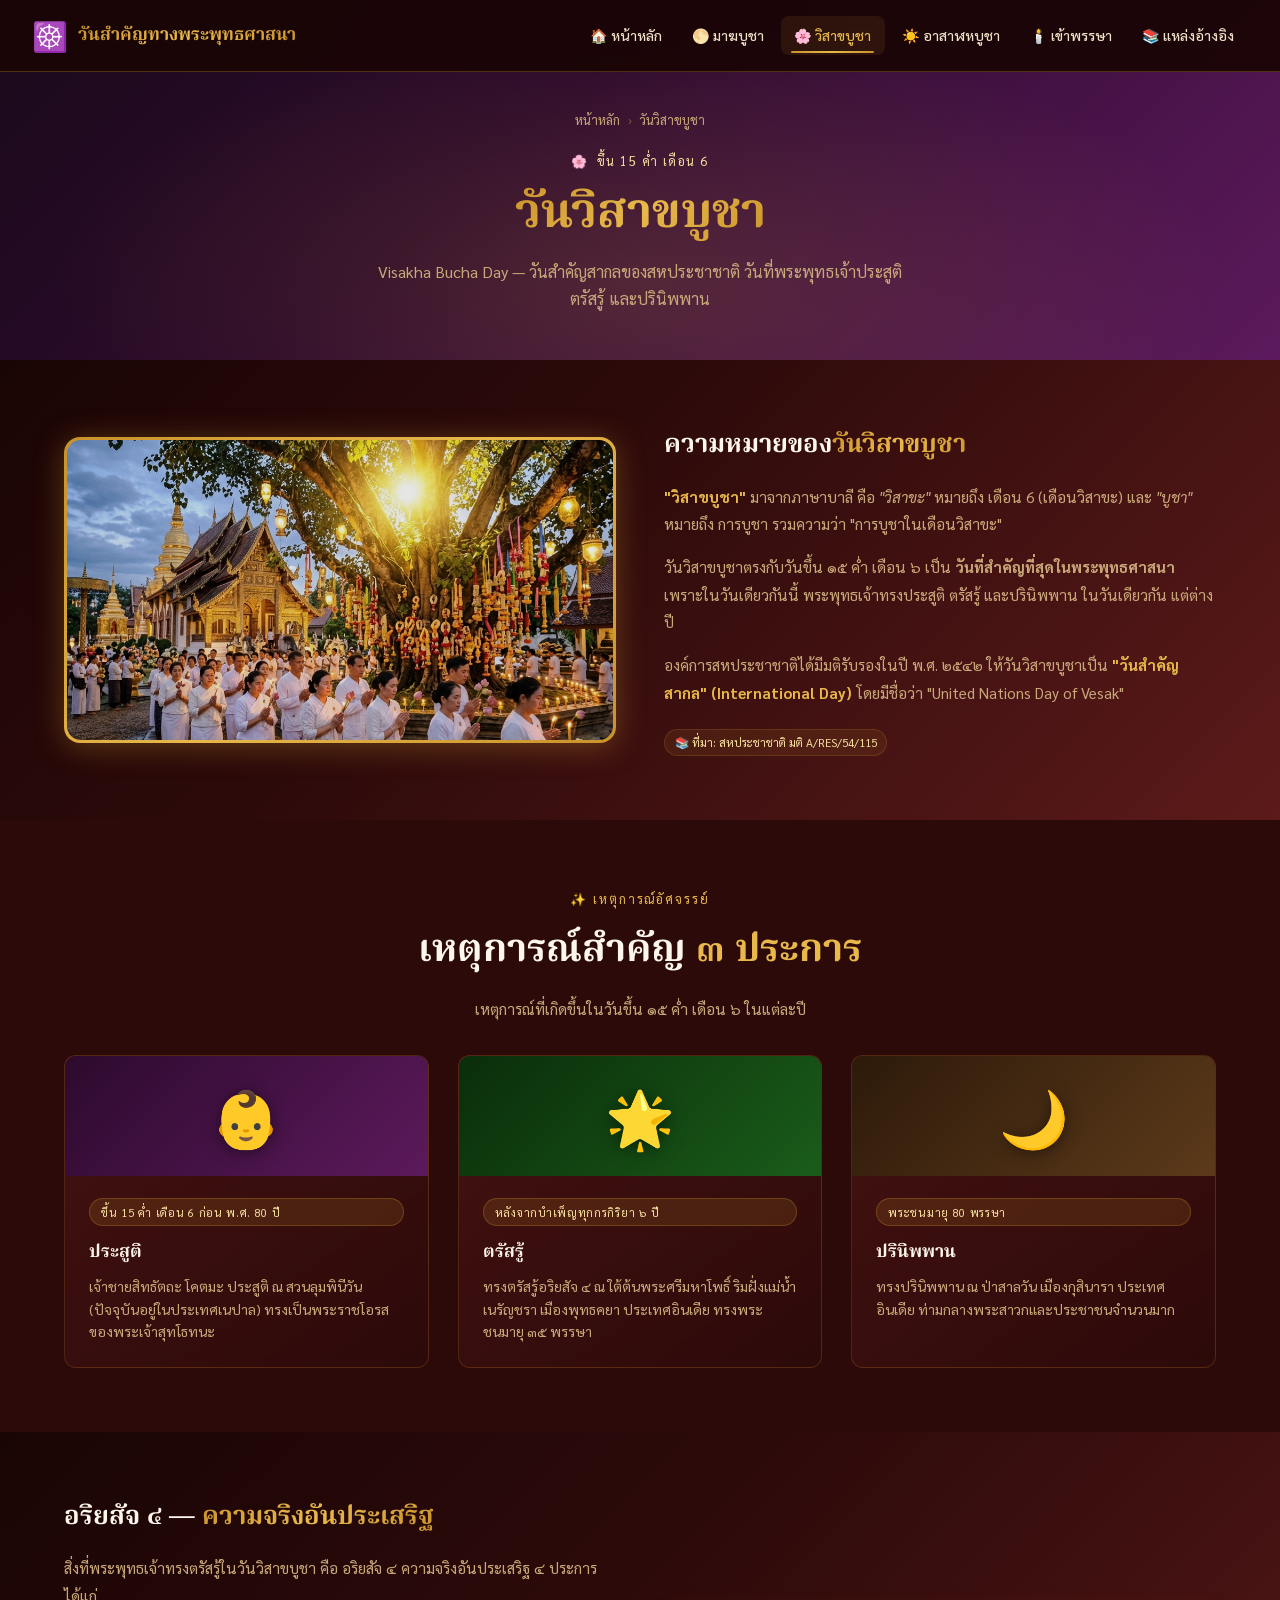
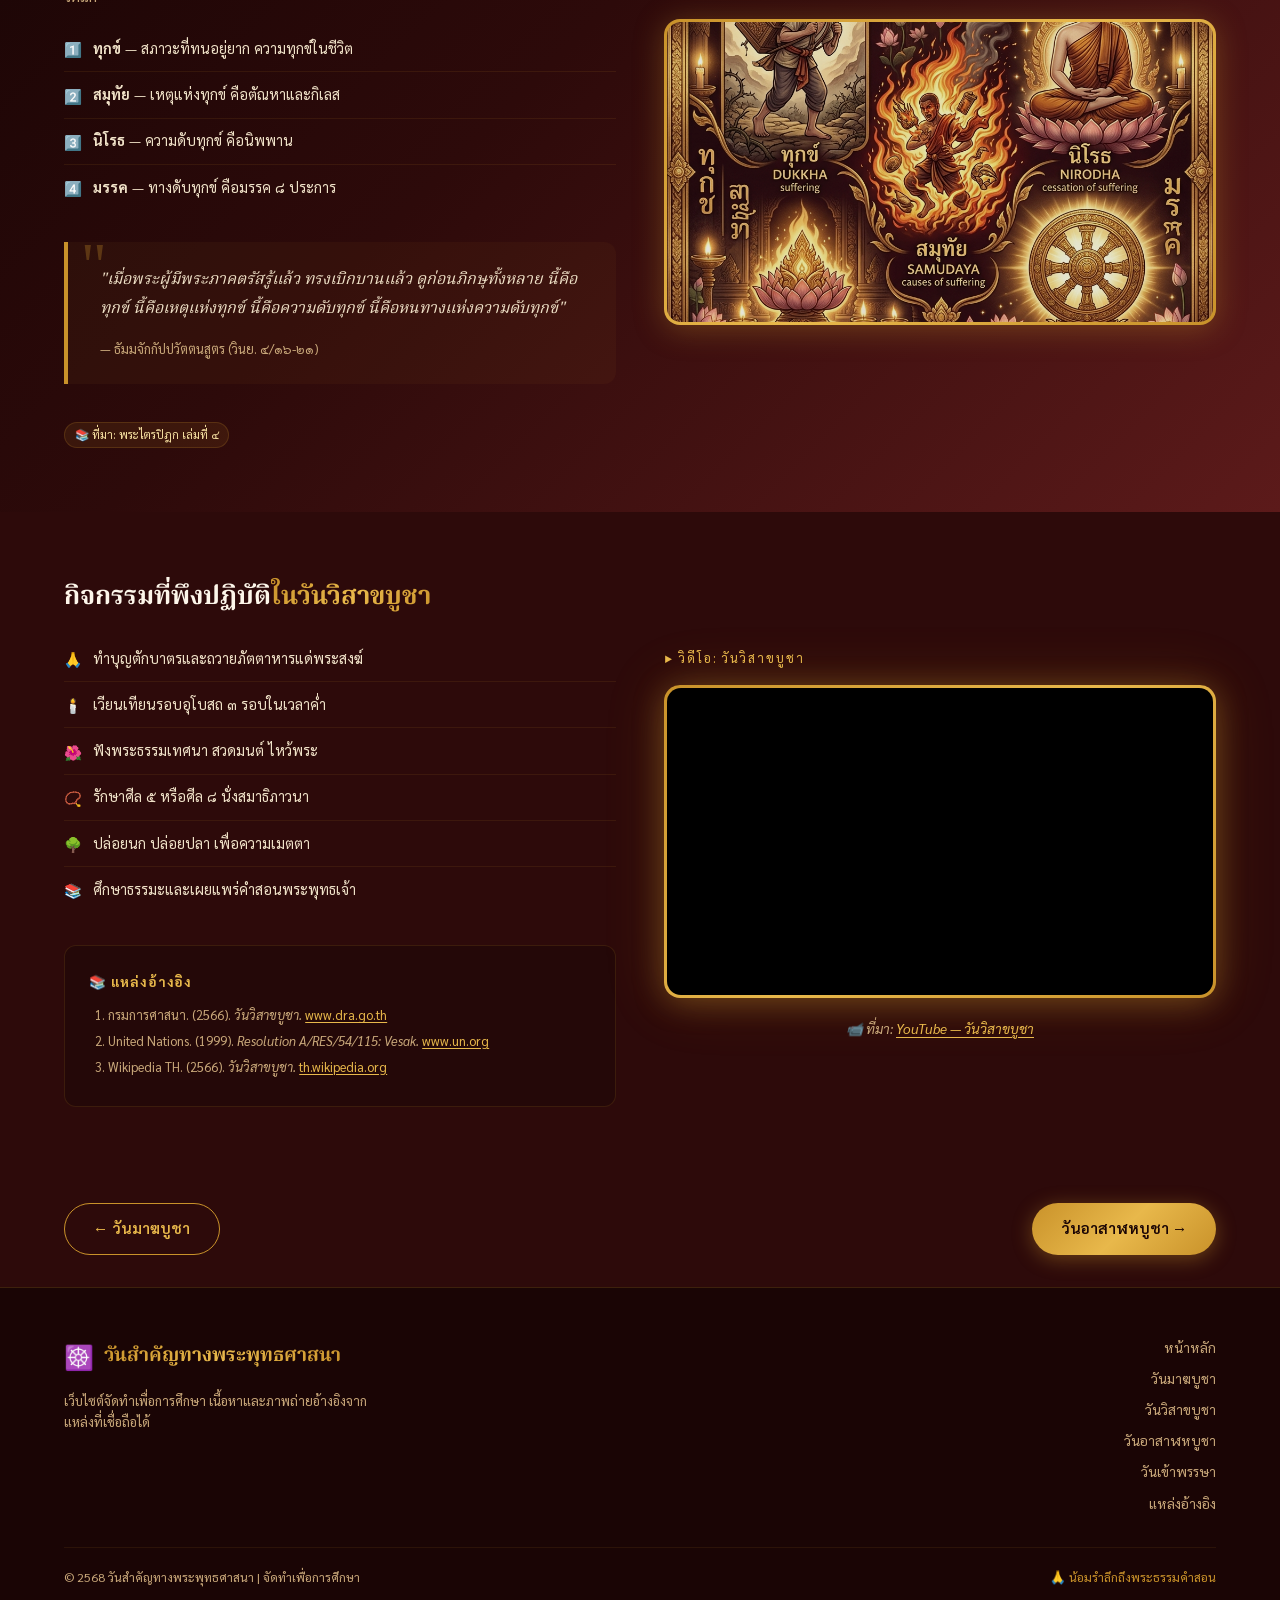
<file: visakha.html>
<!DOCTYPE html>
<html lang="th">

<head>
  <meta charset="UTF-8" />
  <meta name="viewport" content="width=device-width, initial-scale=1.0" />
  <title>วันวิสาขบูชา | วันสำคัญทางพระพุทธศาสนา</title>
  <meta name="description"
    content="วันวิสาขบูชา วันสำคัญสากลของสหประชาชาติ ตรงกับวันขึ้น 15 ค่ำ เดือน 6 วันประสูติ ตรัสรู้ และปรินิพพานของพระพุทธเจ้า" />
  <link rel="icon"
    href="data:image/svg+xml,<svg xmlns='http://www.w3.org/2000/svg' viewBox='0 0 100 100'><text y='.9em' font-size='90'>🌸</text></svg>" />
  <link rel="stylesheet" href="css/style.css" />
  <link rel="preconnect" href="https://fonts.googleapis.com" />
  <link rel="preconnect" href="https://fonts.gstatic.com" crossorigin />
</head>

<body>

  <!-- NAVBAR -->
  <nav class="navbar" role="navigation" aria-label="เมนูหลัก">
    <div class="nav-brand">
      <span class="dharma-wheel" aria-hidden="true">☸️</span>
      <span class="brand-text">วันสำคัญทางพระพุทธศาสนา</span>
    </div>
    <ul class="nav-menu" id="navMenu" role="menubar">
      <li class="nav-item" role="none"><a href="index.html" role="menuitem">🏠 หน้าหลัก</a></li>
      <li class="nav-item" role="none"><a href="makha.html" role="menuitem">🌕 มาฆบูชา</a></li>
      <li class="nav-item" role="none"><a href="visakha.html" role="menuitem">🌸 วิสาขบูชา</a></li>
      <li class="nav-item" role="none"><a href="asalha.html" role="menuitem">☀️ อาสาฬหบูชา</a></li>
      <li class="nav-item" role="none"><a href="khao-phansa.html" role="menuitem">🕯️ เข้าพรรษา</a></li>
      <li class="nav-item" role="none"><a href="references.html" role="menuitem">📚 แหล่งอ้างอิง</a></li>
    </ul>
    <button class="nav-toggle" id="navToggle" aria-label="เปิด/ปิดเมนู" aria-expanded="false" aria-controls="navMenu">
      <span></span><span></span><span></span>
    </button>
  </nav>

  <!-- PAGE HERO -->
  <header class="page-hero" aria-label="วันวิสาขบูชา">
    <div class="page-hero-bg" style="background:linear-gradient(135deg,#1a0a1a 0%,#2d0a2d 40%,#5c1a5c 100%);"></div>
    <div class="hero-particles" aria-hidden="true"></div>
    <div class="page-hero-content">
      <nav class="breadcrumb" aria-label="เส้นทางนำทาง">
        <a href="index.html">หน้าหลัก</a>
        <span class="sep" aria-hidden="true">›</span>
        <span>วันวิสาขบูชา</span>
      </nav>
      <div class="page-hero-eyebrow">
        <span>🌸</span> ขึ้น 15 ค่ำ เดือน 6
      </div>
      <h1 class="page-hero-title">
        <span class="gold-text">วันวิสาขบูชา</span>
      </h1>
      <p class="page-hero-desc">
        Visakha Bucha Day — วันสำคัญสากลของสหประชาชาติ
        วันที่พระพุทธเจ้าประสูติ ตรัสรู้ และปรินิพพาน
      </p>
    </div>
  </header>

  <main>
    <!-- SECTION 1: ความหมาย -->
    <section class="content-section" id="meaning" aria-labelledby="h2-meaning">
      <div class="container">
        <div class="two-col">
          <div class="content-image-frame fade-in">
            <img src="images/visakha.png" alt="พิธีเวียนเทียนวันวิสาขบูชา" loading="lazy" />
          </div>
          <div class="content-text fade-in">
            <h2 id="h2-meaning">ความหมายของ<span class="gold-text">วันวิสาขบูชา</span></h2>
            <p>
              <strong style="color:var(--gold-light);">"วิสาขบูชา"</strong> มาจากภาษาบาลี คือ
              <em>"วิสาขะ"</em> หมายถึง เดือน 6 (เดือนวิสาขะ) และ <em>"บูชา"</em> หมายถึง การบูชา
              รวมความว่า "การบูชาในเดือนวิสาขะ"
            </p>
            <p>
              วันวิสาขบูชาตรงกับวันขึ้น ๑๕ ค่ำ เดือน ๖ เป็น <strong>วันที่สำคัญที่สุดในพระพุทธศาสนา</strong>
              เพราะในวันเดียวกันนี้ พระพุทธเจ้าทรงประสูติ ตรัสรู้ และปรินิพพาน ในวันเดียวกัน แต่ต่างปี
            </p>
            <p>
              องค์การสหประชาชาติได้มีมติรับรองในปี พ.ศ. ๒๕๔๒ ให้วันวิสาขบูชาเป็น
              <strong style="color:var(--gold-light);">"วันสำคัญสากล" (International Day)</strong>
              โดยมีชื่อว่า "United Nations Day of Vesak"
            </p>
            <span class="source-tag">📚 ที่มา: สหประชาชาติ มติ A/RES/54/115</span>
          </div>
        </div>
      </div>
    </section>

    <!-- SECTION 2: เหตุการณ์สำคัญ 3 ประการ -->
    <section class="content-section" id="three-events" aria-labelledby="h2-three">
      <div class="container">
        <div class="section-header fade-in" style="margin-bottom:2rem;">
          <span class="section-eyebrow">✨ เหตุการณ์อัศจรรย์</span>
          <h2 id="h2-three" class="section-title">เหตุการณ์สำคัญ<span class="accent"> ๓ ประการ</span></h2>
          <p class="section-desc">เหตุการณ์ที่เกิดขึ้นในวันขึ้น ๑๕ ค่ำ เดือน ๖ ในแต่ละปี</p>
        </div>

        <div style="display:grid;grid-template-columns:repeat(auto-fit,minmax(260px,1fr));gap:1.8rem;">

          <!-- ประสูติ -->
          <div class="day-card fade-in" style="cursor:default;">
            <div class="card-icon-area" style="height:120px;background:linear-gradient(135deg,#2d0a2d,#5c1a5c);">
              <span class="card-emoji" style="font-size:3.5rem;">👶</span>
            </div>
            <div class="card-body">
              <span class="card-date-badge">ขึ้น 15 ค่ำ เดือน 6 ก่อน พ.ศ. 80 ปี</span>
              <h3 class="card-title" style="font-size:1.1rem;">ประสูติ</h3>
              <p class="card-desc">
                เจ้าชายสิทธัตถะ โคตมะ ประสูติ ณ สวนลุมพินีวัน
                (ปัจจุบันอยู่ในประเทศเนปาล) ทรงเป็นพระราชโอรสของพระเจ้าสุทโธทนะ
              </p>
            </div>
          </div>

          <!-- ตรัสรู้ -->
          <div class="day-card fade-in" style="cursor:default;">
            <div class="card-icon-area" style="height:120px;background:linear-gradient(135deg,#0a2d0a,#1a5c1a);">
              <span class="card-emoji" style="font-size:3.5rem;">🌟</span>
            </div>
            <div class="card-body">
              <span class="card-date-badge">หลังจากบำเพ็ญทุกกรกิริยา ๖ ปี</span>
              <h3 class="card-title" style="font-size:1.1rem;">ตรัสรู้</h3>
              <p class="card-desc">
                ทรงตรัสรู้อริยสัจ ๔ ณ ใต้ต้นพระศรีมหาโพธิ์ ริมฝั่งแม่น้ำเนรัญชรา
                เมืองพุทธคยา ประเทศอินเดีย ทรงพระชนมายุ ๓๕ พรรษา
              </p>
            </div>
          </div>

          <!-- ปรินิพพาน -->
          <div class="day-card fade-in" style="cursor:default;">
            <div class="card-icon-area" style="height:120px;background:linear-gradient(135deg,#2d1a0a,#5c3a1a);">
              <span class="card-emoji" style="font-size:3.5rem;">🌙</span>
            </div>
            <div class="card-body">
              <span class="card-date-badge">พระชนมายุ 80 พรรษา</span>
              <h3 class="card-title" style="font-size:1.1rem;">ปรินิพพาน</h3>
              <p class="card-desc">
                ทรงปรินิพพาน ณ ป่าสาลวัน เมืองกุสินารา ประเทศอินเดีย
                ท่ามกลางพระสาวกและประชาชนจำนวนมาก
              </p>
            </div>
          </div>
        </div>
      </div>
    </section>

    <!-- SECTION 3: อริยสัจ 4 -->
    <section class="content-section" id="ariyasaj" aria-labelledby="h2-ariyasaj">
      <div class="container">
        <div class="two-col reverse">
          <div class="content-image-frame fade-in">
            <img src="images/four-noble-truths.png" alt="อริยสัจ ๔ ความจริงอันประเสริฐ ทุกข์ สมุทัย นิโรธ มรรค"
              loading="lazy" />
          </div>
          <div class="content-text fade-in">
            <h2 id="h2-ariyasaj">อริยสัจ ๔ —<span class="gold-text"> ความจริงอันประเสริฐ</span></h2>
            <p>สิ่งที่พระพุทธเจ้าทรงตรัสรู้ในวันวิสาขบูชา คือ อริยสัจ ๔ ความจริงอันประเสริฐ ๔ ประการ ได้แก่</p>
            <ul class="info-list">
              <li>
                <span class="bullet">1️⃣</span>
                <span><strong>ทุกข์</strong> — สภาวะที่ทนอยู่ยาก ความทุกข์ในชีวิต</span>
              </li>
              <li>
                <span class="bullet">2️⃣</span>
                <span><strong>สมุทัย</strong> — เหตุแห่งทุกข์ คือตัณหาและกิเลส</span>
              </li>
              <li>
                <span class="bullet">3️⃣</span>
                <span><strong>นิโรธ</strong> — ความดับทุกข์ คือนิพพาน</span>
              </li>
              <li>
                <span class="bullet">4️⃣</span>
                <span><strong>มรรค</strong> — ทางดับทุกข์ คือมรรค ๘ ประการ</span>
              </li>
            </ul>
            <div class="quote-block">
              <em>"เมื่อพระผู้มีพระภาคตรัสรู้แล้ว ทรงเบิกบานแล้ว ดูก่อนภิกษุทั้งหลาย
                นี้คือทุกข์ นี้คือเหตุแห่งทุกข์ นี้คือความดับทุกข์ นี้คือหนทางแห่งความดับทุกข์"</em>
              <span class="quote-source">— ธัมมจักกัปปวัตตนสูตร (วินย. ๔/๑๖-๒๑)</span>
            </div>
            <span class="source-tag">📚 ที่มา: พระไตรปิฎก เล่มที่ ๔</span>
          </div>
        </div>
      </div>
    </section>

    <!-- SECTION 4: กิจกรรม + วิดีโอ -->
    <section class="content-section" id="activities" aria-labelledby="h2-activities">
      <div class="container">
        <div class="two-col">
          <div class="content-text fade-in">
            <h2 id="h2-activities">กิจกรรมที่พึงปฏิบัติ<span class="gold-text">ในวันวิสาขบูชา</span></h2>
            <ul class="info-list">
              <li><span class="bullet">🙏</span><span>ทำบุญตักบาตรและถวายภัตตาหารแด่พระสงฆ์</span></li>
              <li><span class="bullet">🕯️</span><span>เวียนเทียนรอบอุโบสถ ๓ รอบในเวลาค่ำ</span></li>
              <li><span class="bullet">🌺</span><span>ฟังพระธรรมเทศนา สวดมนต์ ไหว้พระ</span></li>
              <li><span class="bullet">📿</span><span>รักษาศีล ๕ หรือศีล ๘ นั่งสมาธิภาวนา</span></li>
              <li><span class="bullet">🌳</span><span>ปล่อยนก ปล่อยปลา เพื่อความเมตตา</span></li>
              <li><span class="bullet">📚</span><span>ศึกษาธรรมะและเผยแพร่คำสอนพระพุทธเจ้า</span></li>
            </ul>
            <div class="references-box">
              <h4>📚 แหล่งอ้างอิง</h4>
              <ol>
                <li>กรมการศาสนา. (2566). <em>วันวิสาขบูชา.</em> <a href="https://www.dra.go.th"
                    target="_blank">www.dra.go.th</a></li>
                <li>United Nations. (1999). <em>Resolution A/RES/54/115: Vesak.</em> <a href="https://www.un.org"
                    target="_blank">www.un.org</a></li>
                <li>Wikipedia TH. (2566). <em>วันวิสาขบูชา.</em> <a href="https://th.wikipedia.org/wiki/วันวิสาขบูชา"
                    target="_blank">th.wikipedia.org</a></li>
              </ol>
            </div>
          </div>
          <div class="fade-in">
            <div class="section-eyebrow" style="text-align:center;margin-bottom:1rem;">▶ วิดีโอ: วันวิสาขบูชา</div>
            <div class="video-frame-outer">
              <div class="video-frame-inner">
                <iframe width="560" height="315" src="https://www.youtube.com/embed/PAMjoELyg5U?si=_0deEkHsOg5L4FQ-"
                  title="YouTube video player" frameborder="0"
                  allow="accelerometer; autoplay; clipboard-write; encrypted-media; gyroscope; picture-in-picture; web-share"
                  referrerpolicy="strict-origin-when-cross-origin" allowfullscreen></iframe>
              </div>
            </div>
            <p class="video-caption">📹 ที่มา: <a
                href="https://www.youtube.com/@%E0%B8%AA%E0%B9%8D%E0%B8%B2%E0%B8%99%E0%B8%B1%E0%B8%81%E0%B8%87%E0%B8%B2%E0%B8%99%E0%B8%A7%E0%B8%B1%E0%B8%92%E0%B8%99%E0%B8%98%E0%B8%A3%E0%B8%A3%E0%B8%A1%E0%B8%88%E0%B8%B1%E0%B8%87%E0%B8%AB%E0%B8%A7%E0%B8%B1%E0%B8%94%E0%B8%99%E0%B8%84%E0%B8%A3%E0%B8%9B%E0%B8%90%E0%B8%A1"
                target="_blank">YouTube — วันวิสาขบูชา</a></p>
          </div>
        </div>
      </div>
    </section>
  </main>

  <!-- NAV BUTTONS -->
  <div style="padding:2rem 0;background:var(--maroon-dark);">
    <div class="container" style="display:flex;justify-content:space-between;flex-wrap:wrap;gap:1rem;">
      <a href="makha.html" class="btn btn-outline" id="btn-prev-makha">← วันมาฆบูชา</a>
      <a href="asalha.html" class="btn btn-gold" id="btn-next-asalha">วันอาสาฬหบูชา →</a>
    </div>
  </div>

  <!-- FOOTER -->
  <footer class="footer" role="contentinfo">
    <div class="container">
      <div class="footer-content">
        <div class="footer-brand">
          <div class="nav-brand" style="margin-bottom:0.8rem;">
            <span style="font-size:1.5rem;">☸️</span>
            <span class="brand-text">วันสำคัญทางพระพุทธศาสนา</span>
          </div>
          <p>เว็บไซต์จัดทำเพื่อการศึกษา เนื้อหาและภาพถ่ายอ้างอิงจากแหล่งที่เชื่อถือได้</p>
        </div>
        <nav class="footer-links" aria-label="ลิงก์ท้ายหน้า">
          <a href="index.html">หน้าหลัก</a>
          <a href="makha.html">วันมาฆบูชา</a>
          <a href="visakha.html">วันวิสาขบูชา</a>
          <a href="asalha.html">วันอาสาฬหบูชา</a>
          <a href="khao-phansa.html">วันเข้าพรรษา</a>
          <a href="references.html">แหล่งอ้างอิง</a>
        </nav>
      </div>
      <div class="footer-bottom">
        <p>© 2568 วันสำคัญทางพระพุทธศาสนา | จัดทำเพื่อการศึกษา</p>
        <p style="color:var(--gold-primary);">🙏 น้อมรำลึกถึงพระธรรมคำสอน</p>
      </div>
    </div>
  </footer>

  <script src="js/main.js"></script>
</body>

</html>
</file>
<file: css/style.css>
/* ============================================================
   วันสำคัญทางพระพุทธศาสนา - Main Stylesheet
   Design System: Buddhist Gold & Deep Maroon Theme
   ============================================================ */

@import url('https://fonts.googleapis.com/css2?family=Sarabun:wght@300;400;500;600;700;800&family=Noto+Serif+Thai:wght@300;400;600;700&display=swap');

/* ---- CSS Variables / Design Tokens ---- */
:root {
  --gold-primary: #c9922a;
  --gold-light: #e8b84b;
  --gold-pale: #f5dfa0;
  --gold-shine: #fdefc3;
  --maroon-deep: #1a0505;
  --maroon-dark: #2d0a0a;
  --maroon-mid: #5c1a1a;
  --maroon-soft: #8b3a3a;
  --cream: #fdf6ea;
  --cream-dark: #f0e2c8;
  --text-light: #fdf6ea;
  --text-muted: #c9a87a;
  --text-dark: #1a0505;
  --shadow-gold: 0 4px 30px rgba(201, 146, 42, 0.35);
  --shadow-deep: 0 8px 40px rgba(0,0,0,0.6);
  --gradient-main: linear-gradient(135deg, #1a0505 0%, #2d0a0a 40%, #5c1a1a 100%);
  --gradient-gold: linear-gradient(135deg, #c9922a 0%, #e8b84b 50%, #c9922a 100%);
  --gradient-hero: linear-gradient(180deg, rgba(26,5,5,0.7) 0%, rgba(26,5,5,0.95) 100%);
  --border-radius: 12px;
  --transition: all 0.35s cubic-bezier(0.4, 0, 0.2, 1);
  --nav-height: 72px;
}

/* ---- Reset & Base ---- */
*, *::before, *::after { box-sizing: border-box; margin: 0; padding: 0; }

html { scroll-behavior: smooth; font-size: 16px; }

body {
  font-family: 'Sarabun', sans-serif;
  background: var(--maroon-deep);
  color: var(--text-light);
  line-height: 1.7;
  overflow-x: hidden;
}

a { text-decoration: none; color: inherit; transition: var(--transition); }
img { max-width: 100%; height: auto; display: block; }
ul { list-style: none; }

/* ---- Scrollbar ---- */
::-webkit-scrollbar { width: 8px; }
::-webkit-scrollbar-track { background: var(--maroon-dark); }
::-webkit-scrollbar-thumb { background: var(--gold-primary); border-radius: 4px; }
::-webkit-scrollbar-thumb:hover { background: var(--gold-light); }

/* ============================================================
   NAVBAR
   ============================================================ */
.navbar {
  position: fixed;
  top: 0; left: 0; right: 0;
  height: var(--nav-height);
  z-index: 1000;
  background: rgba(26, 5, 5, 0.92);
  backdrop-filter: blur(16px);
  border-bottom: 1px solid rgba(201, 146, 42, 0.3);
  display: flex;
  align-items: center;
  padding: 0 2rem;
  transition: var(--transition);
}

.navbar.scrolled {
  background: rgba(20, 3, 3, 0.98);
  box-shadow: 0 4px 20px rgba(0,0,0,0.5);
}

.nav-brand {
  display: flex;
  align-items: center;
  gap: 0.6rem;
  margin-right: auto;
}

.nav-brand .dharma-wheel {
  font-size: 1.8rem;
  animation: spinWheel 12s linear infinite;
  display: inline-block;
}

@keyframes spinWheel {
  from { transform: rotate(0deg); }
  to   { transform: rotate(360deg); }
}

.nav-brand .brand-text {
  font-family: 'Noto Serif Thai', serif;
  font-size: 1.1rem;
  font-weight: 700;
  background: var(--gradient-gold);
  -webkit-background-clip: text;
  -webkit-text-fill-color: transparent;
  background-clip: text;
  white-space: nowrap;
}

.nav-menu {
  display: flex;
  align-items: center;
  gap: 0.2rem;
}

.nav-item a {
  display: flex;
  align-items: center;
  gap: 0.4rem;
  padding: 0.5rem 0.85rem;
  border-radius: 8px;
  font-size: 0.88rem;
  font-weight: 500;
  color: var(--cream-dark);
  position: relative;
  white-space: nowrap;
}

.nav-item a::after {
  content: '';
  position: absolute;
  bottom: 2px; left: 50%; right: 50%;
  height: 2px;
  background: var(--gradient-gold);
  border-radius: 2px;
  transition: var(--transition);
}

.nav-item a:hover, .nav-item a.active {
  color: var(--gold-light);
  background: rgba(201, 146, 42, 0.1);
}

.nav-item a:hover::after, .nav-item a.active::after {
  left: 10%; right: 10%;
}

/* Hamburger */
.nav-toggle {
  display: none;
  flex-direction: column;
  gap: 5px;
  cursor: pointer;
  padding: 4px;
  margin-left: 1rem;
}
.nav-toggle span {
  display: block;
  width: 24px; height: 2px;
  background: var(--gold-light);
  border-radius: 2px;
  transition: var(--transition);
}

/* ============================================================
   HERO SECTION
   ============================================================ */
.hero {
  min-height: 100vh;
  display: flex;
  flex-direction: column;
  align-items: center;
  justify-content: center;
  position: relative;
  overflow: hidden;
  padding-top: var(--nav-height);
  text-align: center;
}

.hero-bg {
  position: absolute;
  inset: 0;
  background: var(--gradient-main);
  z-index: 0;
}

/* Animated lotus petals background */
.hero-particles {
  position: absolute;
  inset: 0;
  overflow: hidden;
  pointer-events: none;
  z-index: 1;
}

.particle {
  position: absolute;
  font-size: 1.2rem;
  opacity: 0;
  animation: floatParticle linear infinite;
}

@keyframes floatParticle {
  0%   { opacity: 0; transform: translateY(100vh) rotate(0deg); }
  10%  { opacity: 0.6; }
  90%  { opacity: 0.3; }
  100% { opacity: 0; transform: translateY(-10vh) rotate(360deg); }
}

/* Gold glow rings */
.hero-glow {
  position: absolute;
  top: 50%; left: 50%;
  transform: translate(-50%, -50%);
  width: 600px; height: 600px;
  border-radius: 50%;
  background: radial-gradient(circle, rgba(201,146,42,0.15) 0%, transparent 70%);
  animation: pulseGlow 4s ease-in-out infinite;
  z-index: 1;
}

@keyframes pulseGlow {
  0%, 100% { transform: translate(-50%,-50%) scale(1); opacity: 0.7; }
  50%       { transform: translate(-50%,-50%) scale(1.15); opacity: 1; }
}

.hero-content {
  position: relative;
  z-index: 2;
  max-width: 820px;
  padding: 2rem 1.5rem;
}

.hero-badge {
  display: inline-flex;
  align-items: center;
  gap: 0.5rem;
  padding: 0.4rem 1.2rem;
  background: rgba(201,146,42,0.15);
  border: 1px solid rgba(201,146,42,0.4);
  border-radius: 50px;
  font-size: 0.82rem;
  color: var(--gold-pale);
  margin-bottom: 1.5rem;
  letter-spacing: 0.08em;
  animation: fadeInDown 1s ease both;
}

.hero-title {
  font-family: 'Noto Serif Thai', serif;
  font-size: clamp(2rem, 5vw, 3.8rem);
  font-weight: 700;
  line-height: 1.2;
  margin-bottom: 1rem;
  animation: fadeInUp 1s ease 0.2s both;
}

.hero-title .gold-text {
  background: var(--gradient-gold);
  -webkit-background-clip: text;
  -webkit-text-fill-color: transparent;
  background-clip: text;
}

.hero-subtitle {
  font-size: 1.1rem;
  color: var(--cream-dark);
  max-width: 600px;
  margin: 0 auto 2rem;
  opacity: 0.9;
  animation: fadeInUp 1s ease 0.4s both;
}

.hero-cta {
  display: flex;
  gap: 1rem;
  justify-content: center;
  flex-wrap: wrap;
  animation: fadeInUp 1s ease 0.6s both;
}

.btn {
  display: inline-flex;
  align-items: center;
  gap: 0.5rem;
  padding: 0.75rem 1.8rem;
  border-radius: 50px;
  font-size: 0.95rem;
  font-weight: 600;
  cursor: pointer;
  border: none;
  transition: var(--transition);
  font-family: 'Sarabun', sans-serif;
}

.btn-gold {
  background: var(--gradient-gold);
  color: var(--maroon-deep);
  box-shadow: 0 4px 20px rgba(201,146,42,0.4);
}

.btn-gold:hover {
  transform: translateY(-3px);
  box-shadow: 0 8px 30px rgba(201,146,42,0.6);
}

.btn-outline {
  background: transparent;
  color: var(--gold-light);
  border: 1.5px solid var(--gold-primary);
}

.btn-outline:hover {
  background: rgba(201,146,42,0.15);
  transform: translateY(-3px);
}

/* ============================================================
   VIDEO SECTION
   ============================================================ */
.video-section {
  padding: 4rem 0;
  background: linear-gradient(180deg, var(--maroon-deep) 0%, var(--maroon-dark) 100%);
  position: relative;
}

.video-section::before {
  content: '';
  display: block;
  width: 100%; height: 1px;
  background: linear-gradient(90deg, transparent, var(--gold-primary), transparent);
  margin-bottom: 3rem;
}

.section-header {
  text-align: center;
  margin-bottom: 2.5rem;
}

.section-eyebrow {
  display: inline-block;
  font-size: 0.8rem;
  letter-spacing: 0.15em;
  color: var(--gold-light);
  text-transform: uppercase;
  margin-bottom: 0.6rem;
}

.section-title {
  font-family: 'Noto Serif Thai', serif;
  font-size: clamp(1.5rem, 3.5vw, 2.4rem);
  font-weight: 700;
  color: var(--cream);
}

.section-title .accent { color: var(--gold-light); }

.section-desc {
  margin-top: 0.8rem;
  color: var(--text-muted);
  font-size: 0.95rem;
  max-width: 500px;
  margin-left: auto;
  margin-right: auto;
}

.video-frame-wrapper {
  max-width: 900px;
  margin: 0 auto;
  padding: 0 1.5rem;
}

.video-frame-outer {
  background: var(--gradient-gold);
  padding: 3px;
  border-radius: 16px;
  box-shadow: var(--shadow-gold), 0 0 60px rgba(201,146,42,0.2);
}

.video-frame-inner {
  background: #000;
  border-radius: 14px;
  overflow: hidden;
  position: relative;
  padding-bottom: 56.25%;
  height: 0;
}

.video-frame-inner iframe {
  position: absolute;
  top: 0; left: 0;
  width: 100%; height: 100%;
  border: none;
}

.video-caption {
  text-align: center;
  margin-top: 1.2rem;
  font-size: 0.85rem;
  color: var(--text-muted);
  font-style: italic;
}

.video-caption a {
  color: var(--gold-light);
  text-decoration: underline;
  text-underline-offset: 3px;
}

/* ============================================================
   DAYS OVERVIEW CARDS
   ============================================================ */
.days-section {
  padding: 5rem 0;
  background: var(--maroon-dark);
  position: relative;
}

.days-section::before {
  content: '';
  display: block;
  width: 100%; height: 1px;
  background: linear-gradient(90deg, transparent, var(--gold-primary), transparent);
  position: absolute;
  top: 0; left: 0;
}

.container {
  max-width: 1200px;
  margin: 0 auto;
  padding: 0 1.5rem;
}

.cards-grid {
  display: grid;
  grid-template-columns: repeat(auto-fit, minmax(260px, 1fr));
  gap: 1.8rem;
  margin-top: 1rem;
}

.day-card {
  background: linear-gradient(145deg, rgba(92,26,26,0.5) 0%, rgba(45,10,10,0.8) 100%);
  border: 1px solid rgba(201,146,42,0.2);
  border-radius: var(--border-radius);
  overflow: hidden;
  transition: var(--transition);
  cursor: pointer;
  display: flex;
  flex-direction: column;
  position: relative;
}

.day-card::before {
  content: '';
  position: absolute;
  inset: 0;
  background: linear-gradient(135deg, rgba(201,146,42,0.08) 0%, transparent 60%);
  border-radius: var(--border-radius);
  opacity: 0;
  transition: var(--transition);
}

.day-card:hover {
  transform: translateY(-6px);
  border-color: rgba(201,146,42,0.5);
  box-shadow: 0 12px 40px rgba(0,0,0,0.5), var(--shadow-gold);
}

.day-card:hover::before { opacity: 1; }

.card-icon-area {
  height: 160px;
  display: flex;
  align-items: center;
  justify-content: center;
  position: relative;
  overflow: hidden;
}

.card-icon-area img {
  width: 100%; height: 100%;
  object-fit: cover;
  transition: transform 0.5s ease;
  filter: brightness(0.75) saturate(0.9);
}

.day-card:hover .card-icon-area img {
  transform: scale(1.06);
  filter: brightness(0.85) saturate(1);
}

.card-icon-area .icon-overlay {
  position: absolute;
  bottom: 0; left: 0; right: 0;
  height: 50%;
  background: linear-gradient(0deg, rgba(26,5,5,0.9) 0%, transparent 100%);
}

.card-icon-area .card-emoji {
  position: absolute;
  font-size: 3rem;
  top: 50%; left: 50%;
  transform: translate(-50%,-50%);
  filter: drop-shadow(0 2px 8px rgba(0,0,0,0.5));
  animation: floatEmoji 3s ease-in-out infinite;
}

@keyframes floatEmoji {
  0%, 100% { transform: translate(-50%,-50%) translateY(0); }
  50%       { transform: translate(-50%,-50%) translateY(-8px); }
}

.card-body {
  padding: 1.4rem 1.5rem 1.5rem;
  flex: 1;
  display: flex;
  flex-direction: column;
}

.card-date-badge {
  display: inline-block;
  font-size: 0.72rem;
  padding: 0.2rem 0.7rem;
  background: rgba(201,146,42,0.15);
  border: 1px solid rgba(201,146,42,0.3);
  border-radius: 50px;
  color: var(--gold-pale);
  letter-spacing: 0.06em;
  margin-bottom: 0.7rem;
}

.card-title {
  font-family: 'Noto Serif Thai', serif;
  font-size: 1.25rem;
  font-weight: 700;
  color: var(--cream);
  margin-bottom: 0.5rem;
}

.card-sub {
  font-size: 0.82rem;
  color: var(--gold-light);
  margin-bottom: 0.8rem;
  opacity: 0.85;
}

.card-desc {
  font-size: 0.88rem;
  color: var(--text-muted);
  line-height: 1.6;
  flex: 1;
}

.card-link {
  display: inline-flex;
  align-items: center;
  gap: 0.4rem;
  margin-top: 1.2rem;
  font-size: 0.85rem;
  font-weight: 600;
  color: var(--gold-light);
  border-top: 1px solid rgba(201,146,42,0.15);
  padding-top: 1rem;
  transition: var(--transition);
}

.card-link:hover { gap: 0.7rem; color: var(--gold-shine); }

/* ============================================================
   SIGNIFICANCE SECTION
   ============================================================ */
.significance-section {
  padding: 5rem 0;
  background: var(--gradient-main);
  position: relative;
}

.significance-section::before {
  content: '';
  display: block;
  width: 100%; height: 1px;
  background: linear-gradient(90deg, transparent, var(--gold-primary), transparent);
  position: absolute;
  top: 0; left: 0;
}

.sig-grid {
  display: grid;
  grid-template-columns: repeat(auto-fit, minmax(200px, 1fr));
  gap: 1.5rem;
  margin-top: 1rem;
}

.sig-item {
  text-align: center;
  padding: 2rem 1rem;
  background: rgba(255,255,255,0.03);
  border: 1px solid rgba(201,146,42,0.15);
  border-radius: var(--border-radius);
  transition: var(--transition);
}

.sig-item:hover {
  background: rgba(201,146,42,0.06);
  border-color: rgba(201,146,42,0.35);
  transform: translateY(-4px);
}

.sig-icon { font-size: 2.5rem; margin-bottom: 1rem; }
.sig-number {
  font-family: 'Noto Serif Thai', serif;
  font-size: 2rem;
  font-weight: 700;
  background: var(--gradient-gold);
  -webkit-background-clip: text;
  -webkit-text-fill-color: transparent;
  background-clip: text;
}
.sig-label { font-size: 0.9rem; color: var(--text-muted); margin-top: 0.3rem; }

/* ============================================================
   EXTERNAL LINKS SECTION
   ============================================================ */
.links-section {
  padding: 5rem 0;
  background: var(--maroon-dark);
}

.links-grid {
  display: grid;
  grid-template-columns: repeat(auto-fit, minmax(240px, 1fr));
  gap: 1.2rem;
  margin-top: 1rem;
}

.link-card {
  display: flex;
  align-items: center;
  gap: 1rem;
  padding: 1.2rem 1.4rem;
  background: rgba(92,26,26,0.3);
  border: 1px solid rgba(201,146,42,0.15);
  border-radius: var(--border-radius);
  transition: var(--transition);
  color: var(--cream-dark);
}

.link-card:hover {
  background: rgba(201,146,42,0.08);
  border-color: rgba(201,146,42,0.4);
  transform: translateX(6px);
  color: var(--cream);
}

.link-card .link-icon {
  width: 44px; height: 44px;
  border-radius: 10px;
  display: flex;
  align-items: center;
  justify-content: center;
  font-size: 1.4rem;
  flex-shrink: 0;
  background: rgba(201,146,42,0.1);
}

.link-card .link-info { flex: 1; min-width: 0; }
.link-card .link-title { font-size: 0.9rem; font-weight: 600; color: var(--cream); }
.link-card .link-url { font-size: 0.75rem; color: var(--text-muted); margin-top: 0.2rem; white-space: nowrap; overflow: hidden; text-overflow: ellipsis; }
.link-card .link-arrow { color: var(--gold-light); font-size: 1rem; transition: var(--transition); }
.link-card:hover .link-arrow { transform: translateX(4px); }

/* ============================================================
   FOOTER
   ============================================================ */
.footer {
  background: var(--maroon-deep);
  border-top: 1px solid rgba(201,146,42,0.2);
  padding: 3rem 0 1.5rem;
}

.footer-content {
  display: grid;
  grid-template-columns: 1fr auto;
  gap: 2rem;
  align-items: start;
  margin-bottom: 2rem;
}

.footer-brand .brand-text {
  font-family: 'Noto Serif Thai', serif;
  font-size: 1.2rem;
  font-weight: 700;
  background: var(--gradient-gold);
  -webkit-background-clip: text;
  -webkit-text-fill-color: transparent;
  background-clip: text;
}

.footer-brand p {
  font-size: 0.82rem;
  color: var(--text-muted);
  margin-top: 0.5rem;
  max-width: 320px;
  line-height: 1.6;
}

.footer-links { display: flex; flex-direction: column; gap: 0.5rem; align-items: flex-end; }
.footer-links a {
  font-size: 0.85rem;
  color: var(--text-muted);
  transition: var(--transition);
}
.footer-links a:hover { color: var(--gold-light); }

.footer-bottom {
  border-top: 1px solid rgba(201,146,42,0.1);
  padding-top: 1.2rem;
  display: flex;
  justify-content: space-between;
  align-items: center;
  flex-wrap: wrap;
  gap: 0.5rem;
}

.footer-bottom p { font-size: 0.78rem; color: var(--text-muted); }

/* ============================================================
   INNER PAGE HERO
   ============================================================ */
.page-hero {
  min-height: 40vh;
  display: flex;
  align-items: flex-end;
  justify-content: center;
  padding: calc(var(--nav-height) + 2rem) 1.5rem 3rem;
  position: relative;
  overflow: hidden;
  text-align: center;
}

.page-hero-bg {
  position: absolute;
  inset: 0;
  background: var(--gradient-main);
  z-index: 0;
}

.page-hero-bg.with-image {
  background-size: cover;
  background-position: center;
  background-repeat: no-repeat;
}

.page-hero-bg::after {
  content: '';
  position: absolute;
  inset: 0;
  background: radial-gradient(ellipse at 50% 80%, rgba(201,146,42,0.18) 0%, transparent 65%);
}

/* Card images always fill properly */
.card-icon-area img {
  width: 100%;
  height: 100%;
  object-fit: cover;
  object-position: center;
}

.page-hero-content {
  position: relative;
  z-index: 2;
}

.page-hero-eyebrow {
  display: inline-flex;
  align-items: center;
  gap: 0.5rem;
  font-size: 0.8rem;
  letter-spacing: 0.12em;
  color: var(--gold-pale);
  text-transform: uppercase;
  margin-bottom: 0.8rem;
}

.page-hero-title {
  font-family: 'Noto Serif Thai', serif;
  font-size: clamp(1.8rem, 4vw, 3rem);
  font-weight: 700;
  line-height: 1.25;
  margin-bottom: 0.8rem;
}

.page-hero-title .gold-text {
  background: var(--gradient-gold);
  -webkit-background-clip: text;
  -webkit-text-fill-color: transparent;
  background-clip: text;
}

.page-hero-desc {
  font-size: 1rem;
  color: var(--text-muted);
  max-width: 560px;
  margin: 0 auto;
}

/* ============================================================
   CONTENT SECTIONS (Inner Pages)
   ============================================================ */
.content-section {
  padding: 4rem 0;
}

.content-section:nth-child(even) { background: var(--maroon-dark); }
.content-section:nth-child(odd) { background: var(--gradient-main); }

.content-section .section-divider {
  width: 80px; height: 3px;
  background: var(--gradient-gold);
  margin: 1rem auto 0;
  border-radius: 3px;
}

.two-col {
  display: grid;
  grid-template-columns: 1fr 1fr;
  gap: 3rem;
  align-items: center;
}

.two-col.reverse { direction: rtl; }
.two-col.reverse > * { direction: ltr; }

.content-image-frame {
  background: var(--gradient-gold);
  padding: 3px;
  border-radius: 16px;
  box-shadow: var(--shadow-gold);
}

.content-image-frame img {
  border-radius: 14px;
  width: 100%;
  height: 300px;
  object-fit: cover;
  filter: saturate(0.9) brightness(0.9);
}

.content-text h2 {
  font-family: 'Noto Serif Thai', serif;
  font-size: 1.6rem;
  color: var(--cream);
  margin-bottom: 1rem;
}

.content-text h2 .gold-text {
  background: var(--gradient-gold);
  -webkit-background-clip: text;
  -webkit-text-fill-color: transparent;
  background-clip: text;
}

.content-text p {
  color: var(--text-muted);
  font-size: 0.95rem;
  margin-bottom: 1rem;
  line-height: 1.8;
}

.info-list { margin: 1rem 0; }
.info-list li {
  display: flex;
  align-items: flex-start;
  gap: 0.7rem;
  padding: 0.6rem 0;
  border-bottom: 1px solid rgba(201,146,42,0.1);
  font-size: 0.9rem;
  color: var(--cream-dark);
}
.info-list li:last-child { border-bottom: none; }
.info-list li .bullet { color: var(--gold-light); flex-shrink: 0; margin-top: 0.1rem; }

/* ============================================================
   TIMELINE
   ============================================================ */
.timeline {
  position: relative;
  padding-left: 2.5rem;
  margin-top: 1rem;
}

.timeline::before {
  content: '';
  position: absolute;
  left: 10px; top: 0; bottom: 0;
  width: 2px;
  background: linear-gradient(180deg, var(--gold-primary), transparent);
}

.timeline-item {
  position: relative;
  margin-bottom: 2rem;
  animation: fadeInLeft 0.6s ease both;
}

@keyframes fadeInLeft {
  from { opacity: 0; transform: translateX(-20px); }
  to   { opacity: 1; transform: translateX(0); }
}

.timeline-dot {
  position: absolute;
  left: -2.5rem;
  top: 0.3rem;
  width: 16px; height: 16px;
  border-radius: 50%;
  background: var(--gradient-gold);
  border: 2px solid var(--maroon-dark);
  box-shadow: 0 0 12px rgba(201,146,42,0.5);
}

.timeline-time {
  font-size: 0.75rem;
  color: var(--gold-light);
  letter-spacing: 0.08em;
  margin-bottom: 0.3rem;
}

.timeline-content h3 {
  font-family: 'Noto Serif Thai', serif;
  font-size: 1rem;
  color: var(--cream);
  margin-bottom: 0.3rem;
}

.timeline-content p {
  font-size: 0.85rem;
  color: var(--text-muted);
  line-height: 1.6;
}

/* ============================================================
   QUOTE BLOCK
   ============================================================ */
.quote-block {
  margin: 2rem 0;
  padding: 1.5rem 2rem;
  border-left: 4px solid var(--gold-primary);
  background: rgba(201,146,42,0.05);
  border-radius: 0 12px 12px 0;
  font-family: 'Noto Serif Thai', serif;
  font-size: 1rem;
  color: var(--cream-dark);
  line-height: 1.8;
  position: relative;
}

.quote-block::before {
  content: '"';
  font-size: 4rem;
  color: var(--gold-primary);
  opacity: 0.3;
  position: absolute;
  top: -0.5rem; left: 0.8rem;
  line-height: 1;
  font-family: serif;
}

.quote-block .quote-source {
  display: block;
  margin-top: 0.8rem;
  font-size: 0.8rem;
  color: var(--text-muted);
  font-family: 'Sarabun', sans-serif;
}

/* ============================================================
   REFERENCE / SOURCE TAGS
   ============================================================ */
.source-tag {
  display: inline-flex;
  align-items: center;
  gap: 0.3rem;
  font-size: 0.72rem;
  padding: 0.15rem 0.6rem;
  background: rgba(201,146,42,0.1);
  border: 1px solid rgba(201,146,42,0.2);
  border-radius: 50px;
  color: var(--gold-pale);
  margin-top: 0.4rem;
}

.references-box {
  margin-top: 2rem;
  padding: 1.5rem;
  background: rgba(0,0,0,0.2);
  border: 1px solid rgba(201,146,42,0.15);
  border-radius: var(--border-radius);
}

.references-box h4 {
  font-size: 0.85rem;
  color: var(--gold-light);
  margin-bottom: 0.8rem;
  letter-spacing: 0.06em;
}

.references-box ol {
  list-style: decimal;
  padding-left: 1.2rem;
}

.references-box li {
  font-size: 0.8rem;
  color: var(--text-muted);
  margin-bottom: 0.4rem;
  line-height: 1.5;
}

.references-box li a {
  color: var(--gold-light);
  text-decoration: underline;
  text-underline-offset: 2px;
}

/* ============================================================
   ANIMATIONS
   ============================================================ */
@keyframes fadeInDown {
  from { opacity: 0; transform: translateY(-20px); }
  to   { opacity: 1; transform: translateY(0); }
}

@keyframes fadeInUp {
  from { opacity: 0; transform: translateY(30px); }
  to   { opacity: 1; transform: translateY(0); }
}

.fade-in {
  opacity: 0;
  transform: translateY(24px);
  transition: opacity 0.7s ease, transform 0.7s ease;
}

.fade-in.visible {
  opacity: 1;
  transform: translateY(0);
}

/* ============================================================
   BREADCRUMB
   ============================================================ */
.breadcrumb {
  display: flex;
  align-items: center;
  gap: 0.5rem;
  font-size: 0.8rem;
  color: var(--text-muted);
  margin-bottom: 1rem;
  justify-content: center;
}
.breadcrumb a:hover { color: var(--gold-light); }
.breadcrumb .sep { color: var(--gold-primary); opacity: 0.5; }

/* ============================================================
   GOLD DIVIDER
   ============================================================ */
.gold-divider {
  width: 100%; height: 1px;
  background: linear-gradient(90deg, transparent, var(--gold-primary), transparent);
  margin: 1rem 0;
}

/* ============================================================
   RESPONSIVE
   ============================================================ */
@media (max-width: 900px) {
  .two-col {
    grid-template-columns: 1fr;
    gap: 2rem;
  }
  .two-col.reverse { direction: ltr; }
}

@media (max-width: 768px) {
  .nav-menu {
    display: none;
    flex-direction: column;
    position: absolute;
    top: var(--nav-height);
    left: 0; right: 0;
    background: rgba(20,3,3,0.98);
    backdrop-filter: blur(16px);
    padding: 1rem;
    border-bottom: 1px solid rgba(201,146,42,0.2);
    gap: 0.2rem;
  }

  .nav-menu.open { display: flex; }
  .nav-toggle { display: flex; }

  .footer-content { grid-template-columns: 1fr; }
  .footer-links { align-items: flex-start; }

  .hero-title { font-size: 2rem; }
  .cards-grid { grid-template-columns: 1fr; }
}

@media (max-width: 480px) {
  :root { --nav-height: 60px; }
  .container { padding: 0 1rem; }
  .btn { padding: 0.65rem 1.3rem; font-size: 0.88rem; }
}
</file>
